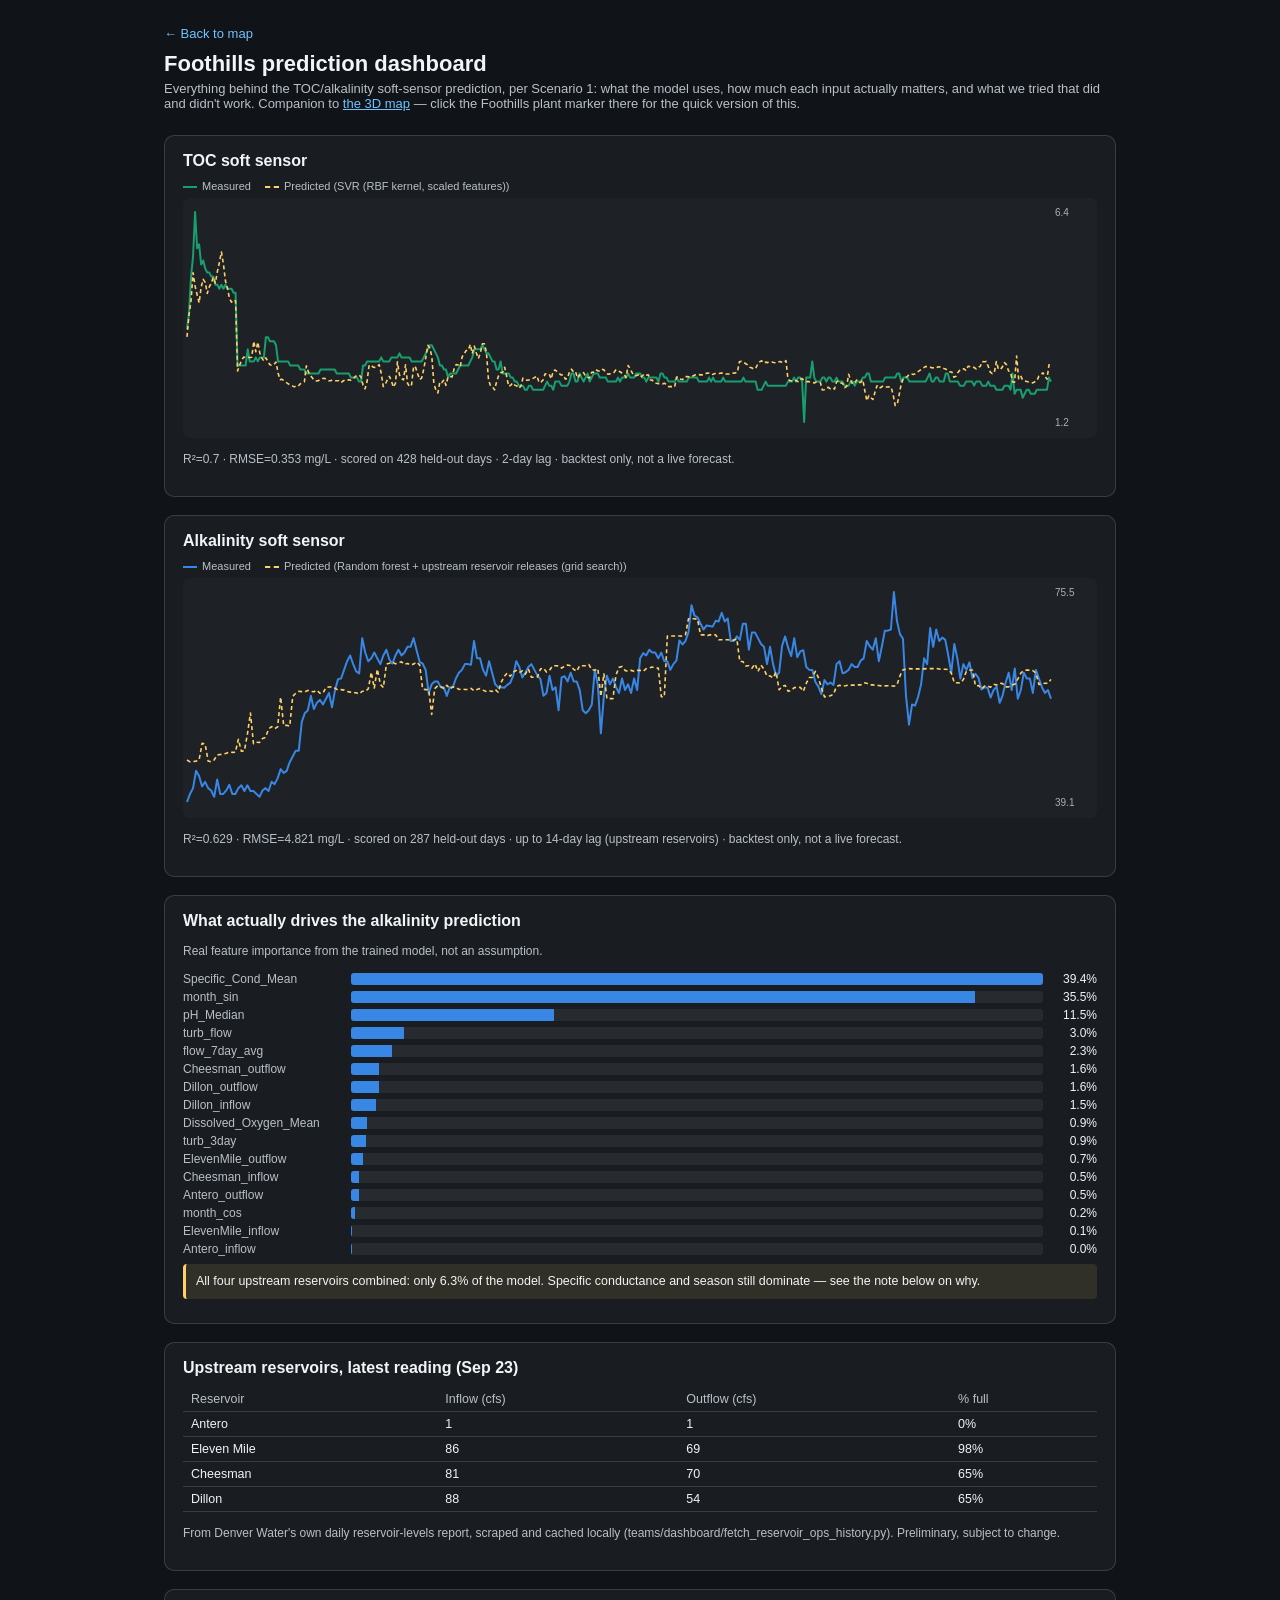
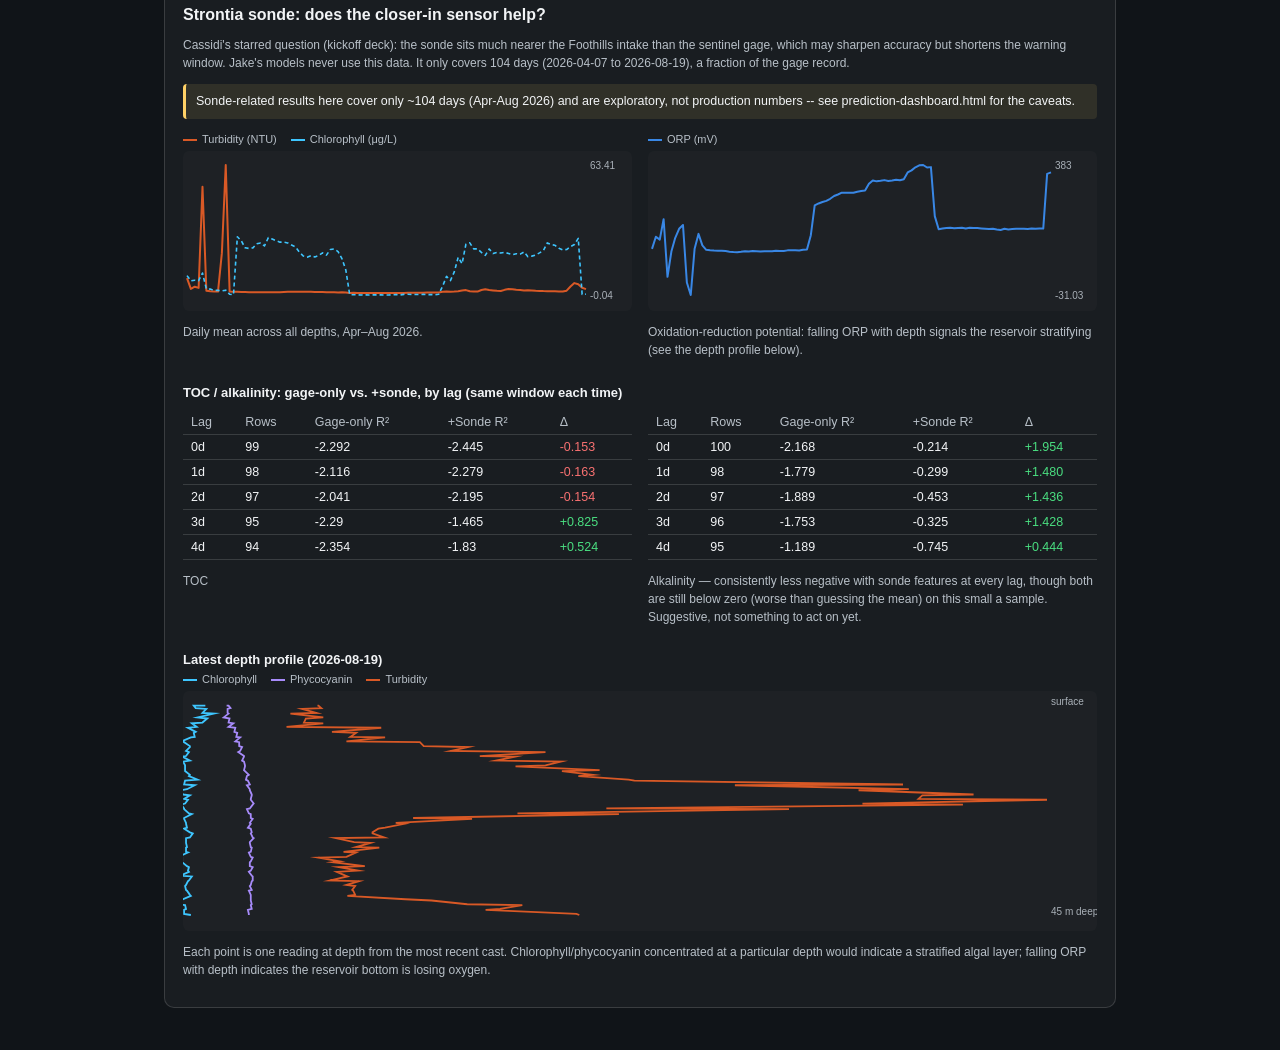
<file: prediction-dashboard.html>
<!DOCTYPE html>
<html lang="en">
<head>
<meta charset="utf-8">
<meta name="viewport" content="width=device-width, initial-scale=1">
<meta name="robots" content="noindex, nofollow">
<title>Foothills prediction dashboard</title>
<link rel="icon" href="data:,">
<style>
  :root {
    --bg: #101418; --ink: #f2f4f6; --ink-2: #b8c0c8; --line: rgba(255,255,255,0.14);
    --card: rgba(255,255,255,0.04); --accent: #3987e5; --toc: #199e70; --pred: #ffd166;
  }
  * { box-sizing: border-box; }
  html, body { margin: 0; background: var(--bg); color: var(--ink); font-family: -apple-system, "Segoe UI", Roboto, sans-serif; }
  body { padding: 24px; max-width: 1000px; margin: 0 auto; }
  h1 { font-size: 22px; margin: 0 0 4px; }
  h2 { font-size: 16px; margin: 0 0 10px; }
  p.sub { color: var(--ink-2); font-size: 13px; margin: 0 0 24px; }
  p.sub a { color: #6fc3ff; }
  section.card {
    background: var(--card); border: 1px solid var(--line); border-radius: 10px;
    padding: 16px 18px; margin-bottom: 18px;
  }
  .note { font-size: 12px; color: var(--ink-2); line-height: 1.5; }
  .warn {
    font-size: 12.5px; line-height: 1.5; background: rgba(255, 209, 102, 0.1);
    border-left: 3px solid var(--pred); border-radius: 4px; padding: 8px 10px; margin: 8px 0;
  }
  .row { display: flex; gap: 16px; flex-wrap: wrap; }
  .row > div { flex: 1; min-width: 260px; }
  canvas.chart { width: 100%; height: 160px; display: block; background: rgba(255,255,255,0.02); border-radius: 6px; }
  canvas.chart.tall { height: 240px; }
  .legend { display: flex; gap: 14px; font-size: 11px; color: var(--ink-2); margin: 6px 0; }
  .legend .sw { display: inline-block; width: 14px; height: 2px; margin-right: 5px; vertical-align: middle; }
  .legend .sw.dashed { height: 0; border-top: 2px dashed currentColor; }
  table { width: 100%; border-collapse: collapse; font-size: 12.5px; margin-top: 6px; }
  th, td { text-align: left; padding: 5px 8px; border-bottom: 1px solid var(--line); }
  th { color: var(--ink-2); font-weight: 500; }
  .bar-row { display: flex; align-items: center; gap: 8px; font-size: 12px; margin: 4px 0; }
  .bar-label {
    flex: 0 1 160px; min-width: 70px; color: var(--ink-2);
    overflow: hidden; text-overflow: ellipsis; white-space: nowrap;
  }
  .bar-track { flex: 1 1 40px; min-width: 30px; background: rgba(255,255,255,0.06); border-radius: 3px; height: 12px; overflow: hidden; }
  .bar-fill { background: var(--accent); height: 100%; }
  .bar-value { flex: 0 0 46px; text-align: right; }
  .metric { font-size: 20px; font-weight: 600; }
  .metric small { font-size: 11px; font-weight: 400; color: var(--ink-2); }
  #back-link {
    display: inline-block; margin-bottom: 10px; font-size: 13px; color: #6fc3ff; text-decoration: none;
  }
  #back-link:hover { text-decoration: underline; }
  .chart-wrap { position: relative; }
  .chart-tip {
    position: absolute; z-index: 2; pointer-events: none; display: none;
    background: var(--bg); border: 1px solid var(--line); border-radius: 6px;
    padding: 4px 8px; font-size: 11px; white-space: nowrap; color: var(--ink);
  }
</style>
</head>
<body>

<a href="design-storm-water-system-3d.html" id="back-link">&larr; Back to map</a>
<h1>Foothills prediction dashboard</h1>
<p class="sub">Everything behind the TOC/alkalinity soft-sensor prediction, per Scenario 1: what the model uses,
  how much each input actually matters, and what we tried that did and didn't work.
  Companion to <a href="design-storm-water-system-3d.html">the 3D map</a> &mdash; click the Foothills plant
  marker there for the quick version of this.</p>

<section class="card" id="toc-section"></section>
<section class="card" id="alk-section"></section>
<section class="card" id="importance-section"></section>
<section class="card" id="reservoir-section"></section>
<section class="card" id="sonde-section"></section>

<script>
async function fetchJson(url) {
  const res = await fetch(url);
  if (!res.ok) throw new Error(`${res.status}`);
  return res.json();
}

function formatValue(v) {
  if (v === null || v === undefined) return "—";
  return Math.abs(v) >= 100 ? Math.round(v).toLocaleString() : (Math.round(v * 100) / 100).toString();
}

function parseDate(t) {
  return new Date(/^\d{4}-\d{2}-\d{2}$/.test(t) ? t + "T12:00:00" : t);
}
function formatDate(t) {
  return parseDate(t).toLocaleDateString(undefined, { month: "short", day: "numeric" });
}

function tipElementFor(canvas) {
  return canvas.parentElement.querySelector(".chart-tip");
}

// Multi-line chart with hover crosshair + tooltip. labels map each key to a
// display name; dates (optional) let the tooltip show a date instead of index.
function drawSeries(canvas, series, keys, colors, labels = {}, dates = null) {
  const ratio = window.devicePixelRatio || 1;
  const w = canvas.clientWidth, h = canvas.clientHeight;
  canvas.width = w * ratio; canvas.height = h * ratio;
  const g = canvas.getContext("2d");
  g.scale(ratio, ratio);
  const pad = { top: 14, bottom: 16, left: 4, right: 46 };
  const values = series.flatMap((d) => keys.map((k) => d[k])).filter((v) => v !== null && v !== undefined);
  const min = Math.min(...values), max = Math.max(...values);
  const span = max - min || 1;
  const last = series.length - 1;
  const x = (i) => pad.left + (i / (last || 1)) * (w - pad.left - pad.right);
  const y = (v) => pad.top + (1 - (v - min) / span) * (h - pad.top - pad.bottom);

  function render(highlight) {
    g.clearRect(0, 0, w, h);
    keys.forEach((key, ki) => {
      g.strokeStyle = colors[ki]; g.lineWidth = ki === 1 ? 1.6 : 2; g.lineJoin = "round";
      if (ki === 1) g.setLineDash([4, 3]);
      g.beginPath();
      series.forEach((d, i) => {
        const v = d[key];
        if (v === null || v === undefined) return;
        i === 0 ? g.moveTo(x(i), y(v)) : g.lineTo(x(i), y(v));
      });
      g.stroke();
      g.setLineDash([]);
    });
    g.fillStyle = "rgba(184,192,200,0.9)"; g.font = "10px -apple-system, sans-serif"; g.textAlign = "left";
    g.fillText(formatValue(max), w - pad.right + 4, y(max) + 4);
    g.fillText(formatValue(min), w - pad.right + 4, y(min) + 4);
    if (highlight < 0) return;
    g.strokeStyle = "rgba(255,255,255,0.35)"; g.lineWidth = 1;
    g.beginPath(); g.moveTo(x(highlight), pad.top); g.lineTo(x(highlight), h - pad.bottom); g.stroke();
    keys.forEach((key, ki) => {
      const v = series[highlight][key];
      if (v === null || v === undefined) return;
      g.fillStyle = colors[ki];
      g.beginPath(); g.arc(x(highlight), y(v), 3, 0, Math.PI * 2); g.fill();
    });
  }

  render(-1);
  const tip = tipElementFor(canvas);
  canvas.onmousemove = (e) => {
    const rect = canvas.getBoundingClientRect();
    const fraction = (e.clientX - rect.left - pad.left) / (w - pad.left - pad.right);
    const i = Math.max(0, Math.min(last, Math.round(fraction * last)));
    render(i);
    if (tip) {
      const d = series[i];
      const parts = keys.filter((k) => d[k] !== null && d[k] !== undefined)
        .map((k) => `${labels[k] || k}: ${formatValue(d[k])}`);
      const when = dates ? formatDate(dates[i]) : `#${i + 1}`;
      tip.innerHTML = `<b>${when}</b><br>${parts.join("<br>")}`;
      tip.style.display = "block";
      tip.style.left = `${Math.min(e.clientX - rect.left + 10, w - 130)}px`;
      tip.style.top = `${Math.max(0, e.clientY - rect.top - 30)}px`;
    }
  };
  canvas.onmouseleave = () => { render(-1); if (tip) tip.style.display = "none"; };
}

function bar(label, value, max, suffix = "%") {
  const pct = Math.max(0, Math.min(100, (value / max) * 100));
  return `<div class="bar-row">
    <div class="bar-label">${label}</div>
    <div class="bar-track"><div class="bar-fill" style="width:${pct}%"></div></div>
    <div class="bar-value">${(value * 100).toFixed(1)}${suffix}</div>
  </div>`;
}

async function render() {
  const [pred, extra] = await Promise.all([
    fetchJson("teams/dashboard/foothills-prediction.json"),
    fetchJson("teams/dashboard/dashboard-extra.json"),
  ]);

  document.getElementById("toc-section").innerHTML = `
    <h2>TOC soft sensor</h2>
    <div class="legend">
      <span><span class="sw" style="background:#199e70"></span>Measured</span>
      <span><span class="sw dashed" style="color:#ffd166"></span>Predicted (${pred.toc.model})</span>
    </div>
    <div class="chart-wrap"><div class="chart-tip"></div>
    <canvas class="chart tall" id="toc-chart"></canvas></div>
    <p class="note">R&sup2;=${pred.toc.metrics.r2} &middot; RMSE=${pred.toc.metrics.rmse} mg/L &middot;
      scored on ${pred.toc.metrics.test_days} held-out days &middot; ${pred.toc.lag_days}-day lag &middot;
      backtest only, not a live forecast.</p>`;
  drawSeries(document.getElementById("toc-chart"),
    pred.toc.series.map((d) => ({ actual: d.actual, predicted: d.predicted })),
    ["actual", "predicted"], ["#199e70", "#ffd166"],
    { actual: "Measured", predicted: "Predicted" }, pred.toc.series.map((d) => d.date));

  document.getElementById("alk-section").innerHTML = `
    <h2>Alkalinity soft sensor</h2>
    <div class="legend">
      <span><span class="sw" style="background:#3987e5"></span>Measured</span>
      <span><span class="sw dashed" style="color:#ffd166"></span>Predicted (${pred.alk.model})</span>
    </div>
    <div class="chart-wrap"><div class="chart-tip"></div>
    <canvas class="chart tall" id="alk-chart"></canvas></div>
    <p class="note">R&sup2;=${pred.alk.metrics.r2} &middot; RMSE=${pred.alk.metrics.rmse} mg/L &middot;
      scored on ${pred.alk.metrics.test_days} held-out days &middot; up to ${pred.alk.lag_days}-day lag
      (upstream reservoirs) &middot; backtest only, not a live forecast.</p>`;
  drawSeries(document.getElementById("alk-chart"),
    pred.alk.series.map((d) => ({ actual: d.actual, predicted: d.predicted })),
    ["actual", "predicted"], ["#3987e5", "#ffd166"],
    { actual: "Measured", predicted: "Predicted" }, pred.alk.series.map((d) => d.date));

  const imp = pred.alk.feature_importance || {};
  const maxImp = Math.max(...Object.values(imp));
  const sorted = Object.entries(imp).sort((a, b) => b[1] - a[1]);
  const reservoirTotal = sorted.filter(([k]) => /^(Antero|ElevenMile|Cheesman|Dillon)_/.test(k))
    .reduce((s, [, v]) => s + v, 0);
  document.getElementById("importance-section").innerHTML = `
    <h2>What actually drives the alkalinity prediction</h2>
    <p class="note">Real feature importance from the trained model, not an assumption.</p>
    ${sorted.map(([k, v]) => bar(k, v, maxImp)).join("")}
    <div class="warn">All four upstream reservoirs combined: only ${(reservoirTotal * 100).toFixed(1)}% of the
      model. Specific conductance and season still dominate &mdash; see the note below on why.</div>`;

  const rs = extra.reservoir_snapshot;
  document.getElementById("reservoir-section").innerHTML = `
    <h2>Upstream reservoirs, latest reading (${formatDate(rs.date)})</h2>
    <table><tr><th>Reservoir</th><th>Inflow (cfs)</th><th>Outflow (cfs)</th><th>% full</th></tr>
      ${Object.entries(rs.reservoirs).map(([name, r]) => r ? `
        <tr><td>${name}</td><td>${formatValue(r.inflow_cfs)}</td><td>${formatValue(r.outflow_cfs)}</td>
          <td>${formatValue(r.pct_full)}%</td></tr>` : "").join("")}
    </table>
    <p class="note">From Denver Water's own daily reservoir-levels report, scraped and cached locally
      (teams/dashboard/fetch_reservoir_ops_history.py). Preliminary, subject to change.</p>`;

  const lagRows = (rows) => rows.map((r) => `
    <tr><td>${r.lag_days}d</td><td>${r.rows}</td>
      <td>${r.gage_only_r2}</td><td>${r.plus_sonde_r2}</td>
      <td style="color:${r.plus_sonde_r2 > r.gage_only_r2 ? '#4ade80' : '#f87171'}">
        ${(r.plus_sonde_r2 - r.gage_only_r2 >= 0 ? "+" : "")}${(r.plus_sonde_r2 - r.gage_only_r2).toFixed(3)}</td></tr>`
  ).join("");
  document.getElementById("sonde-section").innerHTML = `
    <h2>Strontia sonde: does the closer-in sensor help?</h2>
    <p class="note">Cassidi's starred question (kickoff deck): the sonde sits much nearer the Foothills
      intake than the sentinel gage, which may sharpen accuracy but shortens the warning window.
      Jake's models never use this data. It only covers ${extra.sonde_series.length} days
      (${extra.sonde_series[0].date} to ${extra.sonde_series[extra.sonde_series.length - 1].date}),
      a fraction of the gage record.</p>
    <div class="warn">${extra.note}</div>
    <div class="row">
      <div>
        <div class="legend">
          <span><span class="sw" style="background:#d95926"></span>Turbidity (NTU)</span>
          <span><span class="sw" style="background:#3ec6ff"></span>Chlorophyll (&mu;g/L)</span>
        </div>
        <div class="chart-wrap"><div class="chart-tip"></div>
        <canvas class="chart" id="sonde-chart"></canvas></div>
        <p class="note">Daily mean across all depths, Apr&ndash;Aug 2026.</p>
      </div>
      <div>
        <div class="legend"><span><span class="sw" style="background:#3987e5"></span>ORP (mV)</span></div>
        <div class="chart-wrap"><div class="chart-tip"></div>
        <canvas class="chart" id="sonde-orp-chart"></canvas></div>
        <p class="note">Oxidation-reduction potential: falling ORP with depth signals the reservoir
          stratifying (see the depth profile below).</p>
      </div>
    </div>
    <h3 style="font-size:13px;margin:14px 0 4px">TOC / alkalinity: gage-only vs. +sonde, by lag (same window each time)</h3>
    <div class="row">
      <div>
        <table><tr><th>Lag</th><th>Rows</th><th>Gage-only R&sup2;</th><th>+Sonde R&sup2;</th><th>&Delta;</th></tr>
          ${lagRows(extra.sonde_lag_test.toc)}</table>
        <p class="note">TOC</p>
      </div>
      <div>
        <table><tr><th>Lag</th><th>Rows</th><th>Gage-only R&sup2;</th><th>+Sonde R&sup2;</th><th>&Delta;</th></tr>
          ${lagRows(extra.sonde_lag_test.alk)}</table>
        <p class="note">Alkalinity &mdash; consistently less negative with sonde features at every lag, though
          both are still below zero (worse than guessing the mean) on this small a sample. Suggestive,
          not something to act on yet.</p>
      </div>
    </div>
    <h3 style="font-size:13px;margin:14px 0 4px">Latest depth profile (${extra.sonde_depth_profile.date})</h3>
    <div class="legend">
      <span><span class="sw" style="background:#3ec6ff"></span>Chlorophyll</span>
      <span><span class="sw" style="background:#a78bfa"></span>Phycocyanin</span>
      <span><span class="sw" style="background:#d95926"></span>Turbidity</span>
    </div>
    <div class="chart-wrap"><div class="chart-tip"></div>
    <canvas class="chart tall" id="depth-chart"></canvas></div>
    <p class="note">Each point is one reading at depth from the most recent cast. Chlorophyll/phycocyanin
      concentrated at a particular depth would indicate a stratified algal layer; falling ORP with depth
      indicates the reservoir bottom is losing oxygen.</p>`;

  drawSeries(document.getElementById("sonde-chart"),
    extra.sonde_series.map((d) => ({ a: d.turbidity_ntu_mean, b: d.chl_ugl_mean * 20 })),
    ["a", "b"], ["#d95926", "#3ec6ff"],
    { a: "Turbidity (NTU)", b: "Chlorophyll x20 (\u00b5g/L equiv.)" }, extra.sonde_series.map((d) => d.date));
  drawSeries(document.getElementById("sonde-orp-chart"),
    extra.sonde_series.map((d) => ({ a: d.orp_mv_mean })), ["a"], ["#3987e5"],
    { a: "ORP (mV)" }, extra.sonde_series.map((d) => d.date));
  drawDepthProfile(document.getElementById("depth-chart"), extra.sonde_depth_profile.readings);
}

function drawDepthProfile(canvas, readings) {
  const ratio = window.devicePixelRatio || 1;
  const w = canvas.clientWidth, h = canvas.clientHeight;
  canvas.width = w * ratio; canvas.height = h * ratio;
  const g = canvas.getContext("2d");
  g.scale(ratio, ratio);
  const pad = { top: 10, bottom: 16, left: 4, right: 50 };
  const maxDepth = Math.max(...readings.map((r) => r.depth_m));
  const series = { chl_ugl: "#3ec6ff", phycocyanin: "#a78bfa", turbidity_ntu: "#d95926" };
  const maxVal = Math.max(...Object.keys(series).flatMap((k) => readings.map((r) => r[k])));
  const y = (depth) => pad.top + (depth / maxDepth) * (h - pad.top - pad.bottom);
  const x = (v) => pad.left + (v / maxVal) * (w - pad.left - pad.right);

  function render(highlightIdx) {
    g.clearRect(0, 0, w, h);
    for (const [key, color] of Object.entries(series)) {
      g.strokeStyle = color; g.lineWidth = 1.8; g.beginPath();
      readings.forEach((r, i) => (i === 0 ? g.moveTo(x(r[key]), y(r.depth_m)) : g.lineTo(x(r[key]), y(r.depth_m))));
      g.stroke();
    }
    g.fillStyle = "rgba(184,192,200,0.9)"; g.font = "10px -apple-system, sans-serif"; g.textAlign = "left";
    g.fillText(`${maxDepth.toFixed(0)} m deep`, w - pad.right + 4, y(maxDepth));
    g.fillText("surface", w - pad.right + 4, y(0) + 4);
    if (highlightIdx === null) return;
    const r = readings[highlightIdx];
    g.strokeStyle = "rgba(255,255,255,0.35)"; g.lineWidth = 1;
    g.beginPath(); g.moveTo(pad.left, y(r.depth_m)); g.lineTo(w - pad.right, y(r.depth_m)); g.stroke();
    for (const [key, color] of Object.entries(series)) {
      g.fillStyle = color;
      g.beginPath(); g.arc(x(r[key]), y(r.depth_m), 3, 0, Math.PI * 2); g.fill();
    }
  }

  render(null);
  const tip = tipElementFor(canvas);
  canvas.onmousemove = (e) => {
    const rect = canvas.getBoundingClientRect();
    const fraction = (e.clientY - rect.top - pad.top) / (h - pad.top - pad.bottom);
    const targetDepth = Math.max(0, Math.min(maxDepth, fraction * maxDepth));
    let closest = 0, closestDist = Infinity;
    readings.forEach((r, i) => {
      const dist = Math.abs(r.depth_m - targetDepth);
      if (dist < closestDist) { closest = i; closestDist = dist; }
    });
    render(closest);
    if (tip) {
      const r = readings[closest];
      tip.innerHTML = `<b>${r.depth_m} m deep</b><br>Chlorophyll: ${formatValue(r.chl_ugl)}<br>`
        + `Phycocyanin: ${formatValue(r.phycocyanin)}<br>Turbidity: ${formatValue(r.turbidity_ntu)} NTU<br>`
        + `ORP: ${formatValue(r.orp_mv)} mV`;
      tip.style.display = "block";
      tip.style.left = `${Math.min(e.clientX - rect.left + 10, w - 140)}px`;
      tip.style.top = `${Math.max(0, e.clientY - rect.top - 60)}px`;
    }
  };
  canvas.onmouseleave = () => { render(null); if (tip) tip.style.display = "none"; };
}

render().catch((err) => {
  document.body.insertAdjacentHTML("beforeend", `<p style="color:#f87171">Failed to load: ${err.message}</p>`);
});

if (new URLSearchParams(location.search).get("embedded")) {
  // The overlay panel supplies its own single close button; no need for a second one in here.
  document.getElementById("back-link").style.display = "none";
}
</script>
</body>
</html>
</file>
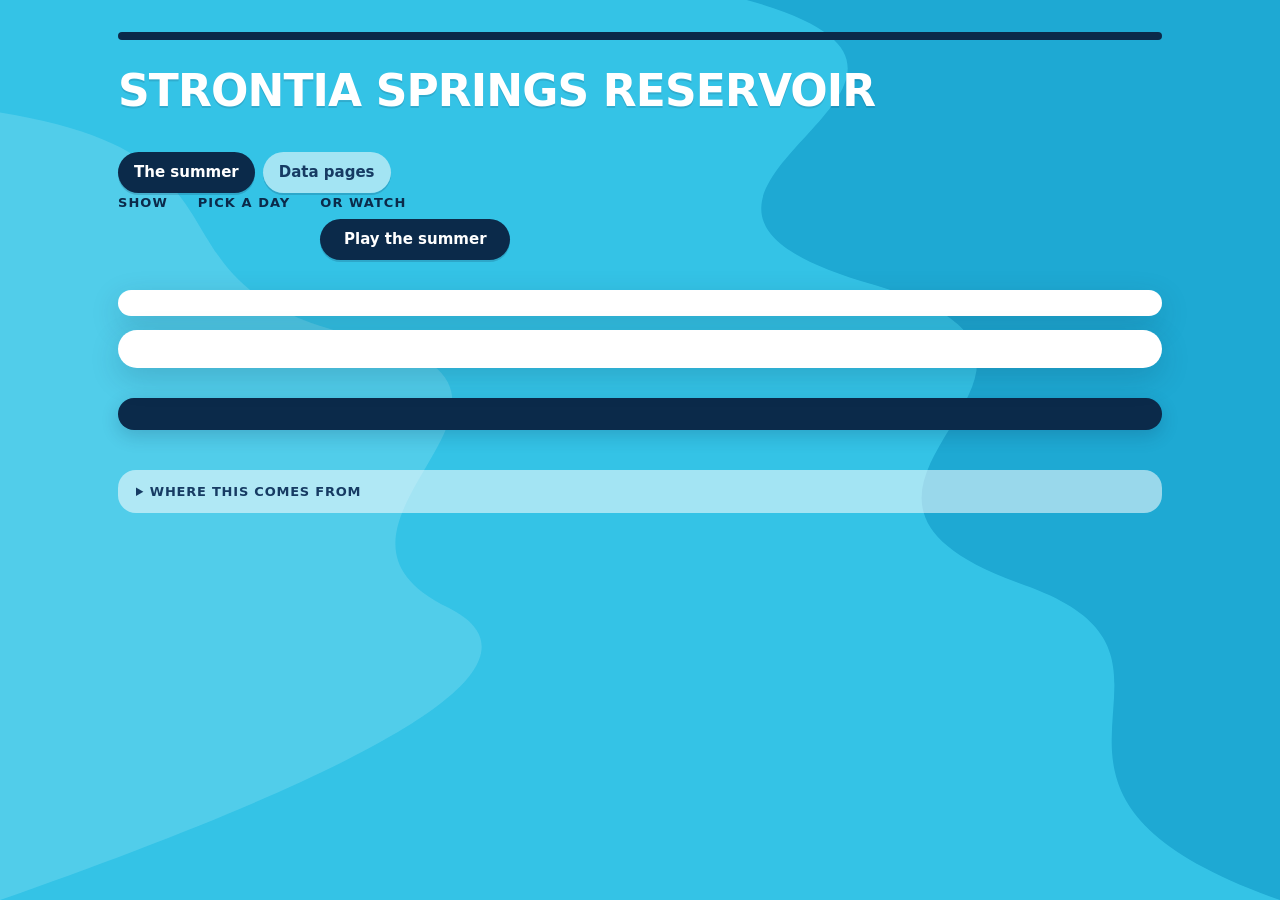
<file: teams/team-education/template.html>
<!doctype html>
<html lang="en">
<head>
<meta charset="utf-8">
<meta name="color-scheme" content="light">
<meta name="viewport" content="width=device-width, initial-scale=1, viewport-fit=cover">
<title>Strontia Springs Reservoir</title>
<meta name="description" content="A summer inside Strontia Springs Reservoir: a river pours in, the water has warm and cold layers, and a sensor measures it every day.">
<style>
  :root {
    color-scheme: light;
    --cyan: #34c3e6; --cyan-2: #1ea9d3; --cyan-3: #6ad6ee; --teal: #0e7fa8;
    --navy: #0b2a4a; --navy-2: #163b63; --white: #ffffff; --paper: #f2fbfe; --muted: #4c6f88;
    --water-warm: #9beafc; --water-cold: #0a3574; --sand: #e6d9b8; --sand-2: #cdbd96; --rock: #b9c9d6; --rock-2: #93a8ba; --rock-3: #d3dfe8; --snow: #ffffff; --dam: #8a99a8; --dam-2: #66788a;
    --plant: #2fbf71; --mud: #9a6b3a; --mineral: #eaf6fb; --sun: #ffcc33; --fish: #ff7a45;
  }
  * { box-sizing: border-box; -webkit-tap-highlight-color: transparent; }
  html, body { margin: 0; background: var(--cyan); color: var(--navy); }
  body { font: 17px/1.5 system-ui, -apple-system, "Segoe UI", Helvetica, Arial, sans-serif; min-height: 100vh; position: relative; overflow-x: hidden; }
  .waves { position: absolute; inset: 0; z-index: 0; pointer-events: none; overflow: hidden; }
  .waves svg { position: absolute; left: 0; top: 0; width: 100%; height: 100%; }
  .page { position: relative; z-index: 1; max-width: 1080px; margin: 0 auto; padding: 32px max(18px, env(safe-area-inset-right)) 56px max(18px, env(safe-area-inset-left)); }
  .rule { height: 8px; width: 100%; background: var(--navy); border-radius: 4px; margin-bottom: 26px; }
  .kicker { font-size: 20px; font-weight: 700; letter-spacing: 0.08em; text-transform: uppercase; color: var(--navy); margin: 0; }
  .head { display: flex; flex-wrap: wrap; align-items: flex-start; justify-content: space-between; gap: 10px 20px; }
  .tabs { display: flex; gap: 8px; margin-top: 6px; }
  .tabs .btn[aria-pressed="false"] { background: rgba(255,255,255,0.55); color: var(--navy-2); }
  .panel.dash .chips { margin: 0 0 12px 2px; }
  .panel.dash .chips .btn[aria-pressed="false"] { background: rgba(255,255,255,0.12); color: #d6e6f2; box-shadow: none; }
  .panel.dash { padding: 14px 14px 12px; background: #101418; color: #b8c0c8; }
  .panel.dash p { margin: 0 0 10px 6px; font-size: 14px; }
  .panel.dash p b { color: #f2f4f6; }
  .panel.dash iframe { display: block; width: 100%; height: 85vh; border: 0; border-radius: 14px; background: #101418; }
  .panel.dash iframe[hidden] { display: none; }
  h1 { font-size: clamp(28px, 4.5vw, 44px); line-height: 1.05; margin: 2px 0 22px; letter-spacing: -0.02em; text-transform: uppercase; font-weight: 900; color: var(--white); text-shadow: 0 2px 0 rgba(11,42,74,0.15); }
  .intro { max-width: 62ch; font-size: 19px; font-weight: 600; margin: 0 0 8px; color: var(--navy); }
  .intro-2 { max-width: 62ch; font-size: 16px; color: var(--navy-2); margin: 0 0 22px; }
  h2 { font-size: 15px; letter-spacing: 0.1em; text-transform: uppercase; font-weight: 800; margin: 34px 0 10px; color: var(--navy); }
  .controls { display: flex; flex-wrap: wrap; gap: 14px 30px; align-items: flex-start; margin: 0 0 16px; }
  .control { display: flex; flex-direction: column; gap: 7px; }
  .control > span { font-size: 13px; font-weight: 800; letter-spacing: 0.08em; text-transform: uppercase; color: var(--navy); }
  .chips { display: flex; flex-wrap: wrap; gap: 8px; }
  .chip, .btn { appearance: none; font: inherit; font-size: 15px; font-weight: 700; color: var(--navy); background: var(--white); border: 0; border-radius: 999px; padding: 9px 16px; cursor: pointer; display: inline-flex; align-items: center; gap: 9px; box-shadow: 0 2px 0 rgba(11,42,74,0.18); }
  .chip .dot { width: 14px; height: 14px; border-radius: 50%; display: inline-block; box-shadow: inset 0 0 0 2px rgba(255,255,255,0.6); }
  .chip[aria-pressed="false"] { background: rgba(255,255,255,0.45); color: var(--navy-2); }
  .chip[aria-pressed="false"] .dot { opacity: 0.35; }
  .btn[aria-pressed="true"] { background: var(--navy); color: #fff; }
  .btn.primary { background: var(--navy); color: #fff; min-width: 190px; justify-content: center; }
  .panel { background: var(--white); border-radius: 22px; padding: 16px 18px 16px; box-shadow: 0 10px 30px rgba(11,42,74,0.18); position: relative; }
  #section { padding: 0; overflow: hidden; }
  canvas.scene { display: block; cursor: crosshair; touch-action: none; user-select: none; border-radius: 22px; background: var(--paper); }
  .scene-foot { display: flex; justify-content: space-between; flex-wrap: wrap; gap: 6px 16px; margin-top: 10px; font-size: 14px; color: var(--muted); font-weight: 600; }
  .stats { display: grid; grid-template-columns: repeat(auto-fit, minmax(170px, 1fr)); gap: 12px; margin-top: 16px; }
  .stat { background: var(--white); border-radius: 18px; padding: 14px 16px 12px; box-shadow: 0 6px 18px rgba(11,42,74,0.14); }
  .stat .k { font-size: 12px; letter-spacing: 0.1em; text-transform: uppercase; font-weight: 800; color: var(--muted); }
  .stat .v { font-size: 38px; font-weight: 900; line-height: 1.05; margin: 4px 0 2px; color: var(--navy); letter-spacing: -0.02em; }
  .stat .v small { display: block; font-size: 14px; font-weight: 700; color: var(--muted); letter-spacing: 0; margin-top: 2px; }
  .stat .s { font-size: 14px; color: var(--navy-2); font-weight: 600; }
  .story { margin-top: 14px; background: var(--navy); color: #fff; border-radius: 18px; padding: 16px 20px; font-size: 18px; font-weight: 600; line-height: 1.45; box-shadow: 0 6px 18px rgba(11,42,74,0.2); }
  .story b { color: var(--cyan-3); font-weight: 900; }
  .panel.scrub { margin-top: 14px; padding: 12px 18px 10px; }
  .timeline { position: relative; user-select: none; touch-action: none; padding-top: 4px; }
  .timeline svg { display: block; width: 100%; }
  .cursor { position: absolute; top: 0; bottom: 0; width: 0; border-left: 3px solid var(--navy); pointer-events: none; }
  .cursor .tag { position: absolute; top: -4px; left: 10px; font-size: 14px; color: var(--white); background: var(--navy); padding: 3px 10px; border-radius: 999px; white-space: nowrap; font-weight: 800; }
  .cursor.flip .tag { left: auto; right: 10px; }
  .tooltip { position: absolute; pointer-events: none; z-index: 3; background: var(--navy); color: var(--white); border-radius: 12px; padding: 8px 12px; font-size: 14px; display: none; min-width: 150px; font-weight: 600; }
  .tooltip .t { color: var(--cyan-3); margin-bottom: 3px; font-weight: 800; }
  .tooltip .r { display: flex; justify-content: space-between; gap: 12px; }
  .panel.quiz { margin-top: 14px; padding: 18px 22px 20px; }
  .qnav { display: flex; flex-wrap: wrap; gap: 8px; margin-bottom: 14px; }
  .qnav button { appearance: none; font: inherit; font-size: 14px; font-weight: 800; color: var(--navy); background: rgba(11,42,74,0.08); border: 0; border-radius: 999px; padding: 6px 13px; cursor: pointer; }
  .qnav button[aria-current="true"] { background: var(--navy); color: var(--white); }
  .qnav button.done::after { content: " \2713"; color: var(--plant); }
  .qnav button[aria-current="true"].done::after { color: var(--cyan-3); }
  .quiz .kick { font-size: 13px; letter-spacing: 0.1em; text-transform: uppercase; font-weight: 800; color: var(--muted); }
  .quiz .kick b { color: var(--teal); }
  .quiz h3 { font-size: 26px; font-weight: 900; line-height: 1.1; letter-spacing: -0.01em; margin: 2px 0 10px; color: var(--navy); }
  .quiz .look { font-size: 17px; color: var(--navy-2); margin: 0 0 6px; }
  .quiz .look b { color: var(--teal); }
  .quiz .btn.small { font-size: 14px; padding: 7px 14px; margin: 4px 0 8px; }
  .quiz .prompt { font-size: 19px; font-weight: 800; line-height: 1.4; margin: 14px 0 10px; }
  .quiz .qnum { font-size: 12px; letter-spacing: 0.1em; text-transform: uppercase; font-weight: 800; color: var(--teal); margin: 18px 0 2px; }
  .choices { display: grid; gap: 8px; }
  .choices button { appearance: none; font: inherit; font-size: 16px; font-weight: 600; text-align: left; color: var(--navy); background: var(--paper); border: 2px solid rgba(11,42,74,0.14); border-radius: 16px; padding: 11px 14px; cursor: pointer; display: flex; gap: 12px; align-items: baseline; }
  .choices button:hover:not(:disabled) { border-color: var(--teal); }
  .choices button:disabled { cursor: default; }
  .choices .letter { flex: none; width: 26px; height: 26px; border-radius: 50%; background: var(--navy); color: var(--white); display: inline-flex; align-items: center; justify-content: center; font-size: 13px; font-weight: 900; }
  .choices button.correct { border-color: var(--plant); background: #eafaf1; }
  .choices button.wrong { border-color: var(--fish); background: #fff1eb; }
  .choices .mark { margin-left: auto; font-size: 13px; font-weight: 800; white-space: nowrap; }
  .choices button.correct .mark { color: #1d8a4e; } .choices button.wrong .mark { color: #c8501f; }
  .feedback { margin-top: 14px; padding: 14px 16px; border-radius: 16px; font-size: 16px; line-height: 1.5; }
  .feedback.right { background: #eafaf1; border-left: 6px solid var(--plant); }
  .feedback.miss { background: #fff1eb; border-left: 6px solid var(--fish); }
  .feedback .headline { display: block; font-weight: 900; font-size: 18px; margin-bottom: 4px; }
  .feedback .whynot, .feedback .answer { display: block; margin-bottom: 6px; }
  .box { margin-top: 12px; padding: 14px 16px; border-radius: 16px; font-size: 16px; line-height: 1.5; background: var(--paper); border-left: 6px solid var(--cyan-2); }
  .box.connect { border-left-color: var(--sun); } .box.care { border-left-color: var(--navy); }
  .box .label { display: block; font-size: 12px; letter-spacing: 0.1em; text-transform: uppercase; font-weight: 800; color: var(--muted); margin-bottom: 4px; }
  .box p { margin: 0 0 6px; } .box p:last-child { margin: 0; } .box .comparison { font-style: italic; }
  .charts { margin-top: 14px; background: var(--navy); color: #f2f4f6; border-radius: 18px; padding: 14px 16px 12px; font-size: 14px; line-height: 1.45; }
  .charts .label { display: block; font-size: 12px; letter-spacing: 0.1em; text-transform: uppercase; font-weight: 800; color: var(--cyan-3); margin-bottom: 4px; }
  .charts .caption { margin: 0 0 10px; color: #d6e6f2; }
  .charts .visual { margin: 8px 0 12px; }
  .charts .vis-title { font-size: 12.5px; color: #b8c0c8; margin: 0 0 4px; }
  .charts .vis-title .note { color: var(--sun); font-weight: 700; }
  .charts canvas { display: block; width: 100%; }
  .charts canvas.heat { height: 220px; cursor: crosshair; touch-action: pan-y; }
  .charts canvas.strip { height: 64px; }
  .charts canvas.line { height: 150px; cursor: crosshair; touch-action: pan-y; }
  .charts canvas.profile { height: 280px; cursor: crosshair; touch-action: pan-y; }
  .charts .pair { display: grid; grid-template-columns: minmax(0, 1fr) minmax(0, 1fr); gap: 0 18px; }
  .charts .readout { font-size: 12.5px; min-height: 18px; margin: 4px 0 2px; color: #b8c0c8; font-variant-numeric: tabular-nums; }
  .charts .readout b { color: #fff; font-weight: 600; }
  .charts .key { display: flex; align-items: center; gap: 8px; font-size: 11.5px; color: #b8c0c8; margin-top: 4px; }
  .charts .key .ramp { flex: 1; height: 8px; border-radius: 4px; }
  .charts .key .gap { width: 14px; height: 8px; border-radius: 2px; border: 1px solid rgba(255,255,255,0.14); background: repeating-linear-gradient(135deg, rgba(255,255,255,0.14) 0 2px, transparent 2px 5px); }
  .charts .legend { display: flex; flex-wrap: wrap; gap: 4px 14px; font-size: 12px; margin: 0 0 4px; }
  .charts .legend .sw { display: inline-block; width: 14px; height: 3px; border-radius: 2px; vertical-align: middle; margin-right: 5px; }
  .charts .legend .sw.dash { height: 0; border-top: 2px dashed #ffd166; background: none !important; }
  @media (max-width: 640px) { .charts .pair { grid-template-columns: 1fr; } .charts canvas.heat { height: 190px; } }
  .qfoot { display: flex; flex-wrap: wrap; gap: 8px; align-items: center; margin-top: 18px; }
  .qfoot .spacer { flex: 1; } .qfoot .btn:disabled { opacity: 0.45; cursor: default; }
  .qfoot .linkbtn { appearance: none; font: inherit; font-size: 13px; font-weight: 700; color: var(--muted); background: none; border: 0; text-decoration: underline; cursor: pointer; padding: 4px; }
  .about { margin-top: 40px; font-size: 14px; color: var(--navy-2); background: rgba(255,255,255,0.55); border-radius: 18px; padding: 12px 18px; }
  .about summary { cursor: pointer; font-weight: 800; letter-spacing: 0.06em; text-transform: uppercase; font-size: 13px; }
  .about blockquote { margin: 8px 0; padding-left: 12px; border-left: 3px solid var(--navy); font-size: 13px; }
  .about li { margin-bottom: 6px; }
  code { font-family: ui-monospace, SFMono-Regular, Menlo, monospace; font-size: 0.92em; }
</style>
</head>
<body>
<div class="waves" aria-hidden="true">
  <svg viewBox="0 0 1200 2400" preserveAspectRatio="none">
    <path d="M0,0 H1200 V2400 H0 Z" fill="var(--cyan)"></path>
    <path d="M700,0 C980,220 520,520 820,760 C1080,980 700,1300 960,1560 C1160,1760 900,2100 1200,2400 H1200 V0 Z" fill="var(--cyan-2)"></path>
    <path d="M0,300 C260,420 120,760 340,900 C560,1040 260,1400 420,1620 C540,1790 300,2100 0,2400 Z" fill="var(--cyan-3)" opacity="0.55"></path>
  </svg>
</div>
<div class="page">
  <div class="rule"></div>
  <div class="head">
    <h1>Strontia Springs Reservoir</h1>
    <div class="tabs" role="group" aria-label="Page">
      <button class="btn" data-tab="summer" aria-pressed="true">The summer</button>
      <button class="btn" data-tab="dash" aria-pressed="false">Data pages</button>
    </div>
  </div>

  <div id="summer">
  <div class="controls">
    <div class="control"><span>Show</span><div class="chips" id="chips"></div></div>
    <div class="control"><span>Pick a day</span><div class="chips" id="presets"></div></div>
    <div class="control"><span>Or watch</span><div class="chips"><button class="btn primary" id="play">Play the summer</button></div></div>
  </div>

  <div class="panel" id="section"></div>
  <div class="panel scrub"><div class="timeline" id="timeline"></div></div>
  <div class="panel quiz" id="quiz"></div>
  <div class="stats" id="stats"></div>
  <div class="story" id="story"></div>

  <details class="about">
    <summary>Where this comes from</summary>
    <ul>
      <li>The snow on the mountains follows the Hoosier Pass snowpack record; the mountains themselves are a drawing, not the real skyline. Strontia Springs Reservoir is on the South Platte River above Denver. The sensor is a profiling sonde that Denver Water lowers through the water several times a day. Every reading here is from its export for 7 April to 19 August 2026, one profile per day, with river flow, temperature and turbidity from the USGS gage and Colorado DWR upstream, rain from NOAA station USC00058022, and snowpack from the Hoosier Pass SNOTEL station.</li>
      <li>Dots map to measurements: plants are chlorophyll, mud is turbidity, bubbles are dissolved oxygen, flecks are specific conductance compensated to 25 C. How many dots appear, and how deep they sit, follows that day's profile. The water's shade of blue follows temperature, stretched each day so that the day's coldest water is the darkest blue and its warmest the lightest; a mixed lake looks nearly one colour. Depth is the sonde's vertical position as recorded, unit unstated.</li>
      <li>River water sinks to the first depth where the reservoir is as cold as the river, which is how a plunging inflow behaves. The water level follows Denver Water's daily storage record for Strontia Springs from the Colorado DWR, with its rise and fall exaggerated many times over so it can be seen. The fish and the splashes are for fun. Fish swim where oxygen was highest that day.</li>
      <li>The questions are the lessons written for the depth pictures in <code>map/strontia.html</code> in this folder, generated by <code>analysis/build_lessons.py</code> with every number computed from the data; this page carries the nine that make sense in front of the scene and leaves out the three about reading the heatmap itself. The dashed band in the scene is the depth range that lesson points at. After an answer, the lesson's own charts appear, drawn by the lessons page's code from its data file. A "Why" box is general science, not a finding from this data.</li>
      <li>Built <span id="built"></span> by <code>build.py</code> in this folder.</li>
    </ul>
    <p>The sonde values are Denver Water's own measurements; the upstream series are public USGS, Colorado DWR, NRCS and NOAA records assembled by Denver Water. Both of Denver Water's notices travel with this page:</p>
    <blockquote>The water quality data is provided "as is." Water quality data provided to the user is provisional and subject to change, and the user should not assume that the data has undergone any quality assurance or quality control review. Denver Water makes no warranty of any kind, express or implied, concerning the data, including accuracy, reliability, completeness, timeliness, or usefulness. Copyright 2026, Denver Water.</blockquote>
    <blockquote>COPYRIGHT AND DISCLAIMER: The data and metadata contained herein were prepared by Denver Water for its internal purposes only. Denver Water provides data and metadata as a public service with no claim as to the completeness, usefulness, timeliness or accuracy of its content, positional or otherwise. Denver Water and its employees make no warranty, express or implied, and assume no legal liability or responsibility for the ability of users to fulfill their intended purposes in accessing or using data or metadata or for omissions in content regarding such. The information provided is presented "as is," without warranty of any kind, including, but not limited to, the implied warranties of merchantability, fitness for a particular purpose, or non-infringement. Your use of this information is at your own risk. In providing this information or access to it, Denver Water assumes no obligation to assist the user in the use of such information or in the development, use, or maintenance of any applications applied to or associated with the data or metadata. Any sale, reproduction or distribution of this information, or products derived therefrom, in any format is expressly prohibited.</blockquote>
  </details>
  </div>

  <div class="panel dash" id="dash" hidden>
    <div class="chips" role="group" aria-label="Data page">
      <button class="btn" data-page="dash" aria-pressed="true">Foothills prediction dashboard</button>
      <button class="btn" data-page="depth" aria-pressed="false">Strontia Springs, by depth</button>
    </div>
    <p id="dash-note"></p>
    <iframe id="dash-frame" title="Foothills prediction dashboard"></iframe>
    <iframe id="depth-frame" title="Strontia Springs, by depth" hidden></iframe>
  </div>
</div>

<script>
/*__CORE__*/
</script>
<script>
const DATA = /*__DATA__*/;
const S = DATA.sonde, U = DATA.upstream;
const MS_DAY = 86400000, NS = "http://www.w3.org/2000/svg";
const MONTHS = ["January","February","March","April","May","June","July","August","September","October","November","December"];
const parseDate = s => Date.UTC(+s.slice(0,4), +s.slice(5,7) - 1, +s.slice(8,10));
const fmtDate = ms => { const d = new Date(ms); return `${MONTHS[d.getUTCMonth()]} ${d.getUTCDate()}`; };
const fmtShort = ms => { const d = new Date(ms); return `${MONTHS[d.getUTCMonth()].slice(0, 3)} ${d.getUTCDate()}`; };
const fmt = (v, d) => v == null ? "?" : v.toLocaleString("en-US", { minimumFractionDigits: d, maximumFractionDigits: d });
const el = (tag, cls, text) => { const e = document.createElement(tag); if (cls) e.className = cls; if (text != null) e.textContent = text; return e; };
const svgEl = (tag, attrs, text) => { const e = document.createElementNS(NS, tag); for (const k in attrs) e.setAttribute(k, attrs[k]); if (text != null) e.textContent = text; return e; };
const rnd = (a, b) => a + Math.random() * (b - a);
const cssVar = name => getComputedStyle(document.documentElement).getPropertyValue(name).trim();

// The four kinds of dots, each tied to one thing the robot measures.
const DOTS = {
  chl: { name: "Chlorophyll", colour: "--plant", base: 30, scale: 260, move: "grow" },
  turb: { name: "Turbidity", colour: "--mud", base: 20, scale: 240, move: "drift" },
  do: { name: "Dissolved oxygen", colour: "--mineral", base: 20, scale: 110, bubble: true, move: "rise" },
  spc: { name: "Conductivity", colour: "--mineral", base: 10, scale: 90, fleck: true, move: "still" },
};
const state = { day: 0, pos: 0, playing: false, glide: null, show: { chl: true, turb: true, do: true, spc: true } };
const PLAY_SPEED = 1 / 70; // days per frame while playing
const dayMs = S.days.map(parseDate), upMs = U.dates.map(parseDate);
const upIndex = new Map(upMs.map((m, i) => [m, i]));
const upAt = (col, ms) => { const i = upIndex.get(ms); return i == null ? null : U[col][i]; };
const maxOf = col => Math.max(...U[col].filter(v => v != null));
const nDepth = S.depths.length, dMin = S.depths[0], dMax = S.depths[nDepth - 1];
function norm(k, v) {
  const p = S.params[k], [lo, hi] = p.domain; if (v == null) return 0; let t;
  if (p.scale === "log") t = (Math.log(Math.max(v, lo)) - Math.log(lo)) / (Math.log(hi) - Math.log(lo));
  else if (p.scale === "sqrt") t = (Math.sqrt(Math.max(v, 0)) - Math.sqrt(lo)) / (Math.sqrt(hi) - Math.sqrt(lo));
  else t = (v - lo) / (hi - lo);
  return Math.max(0, Math.min(1, t));
}
function filledProfile(k, di) {
  const f = S.params[k].grid[di].slice(); let last = null;
  for (let i = 0; i < f.length; i++) f[i] = f[i] == null ? last : (last = f[i]);
  for (let i = f.length - 1, nxt = null; i >= 0; i--) f[i] = f[i] == null ? nxt : (nxt = f[i]);
  return f.map(v => (v == null ? 0 : v));
}
const hexToRgb = h => [parseInt(h.slice(1, 3), 16), parseInt(h.slice(3, 5), 16), parseInt(h.slice(5, 7), 16)];
const mix = (a, b, t) => { const A = hexToRgb(a), B = hexToRgb(b); return `rgb(${A.map((v, i) => Math.round(v + (B[i] - v) * t)).join(",")})`; };

// ---------- The scene ----------
const G = { W: 1000, H: 520, ySurf: 130, yBot: 480, xMouth: 64, yMouth: 86, xShore: 76, xDeep: 470, xDam: 940 };
const LVL_PX = 120; // how far the surface drops from full to the summer low, exaggerated on purpose
const stor = U.Storage_AF.filter(v => v != null), storLo = Math.min(...stor), storHi = Math.max(...stor);
let lvl = 0; // pixels below the full-pool surface
const waterTop = () => G.ySurf + lvl;
const yOf = d => waterTop() + (d - dMin) / (dMax - dMin) * (G.yBot - waterTop());
const dOf = y => dMin + (y - waterTop()) / (G.yBot - waterTop()) * (dMax - dMin);
let xWet = G.xShore; // where the surface meets the bed at the current level
function updateLevel() { const v = sec.up.Storage_AF; const want = v == null ? 0 : (1 - (v - storLo) / (storHi - storLo || 1)) * LVL_PX; lvl += (want - lvl) * (motion ? 0.05 : 1); xWet = G.xShore; while (xWet < G.xDeep && bedY(xWet) < waterTop()) xWet += 2; }
const motion = !matchMedia("(prefers-reduced-motion: reduce)").matches;
const sectionCard = document.getElementById("section");
const sec = { cur: {}, target: {}, drops: [], dots: [], bubbles: [], rain: [], fish: [], t: 0, plunge: null, plungeY: null, hover: null, up: {}, band: null };
const FP = {}; for (const k in S.params) FP[k] = S.days.map((_, di) => filledProfile(k, di));
// Value of an upstream column at a fractional day position, blending the two nearest days.
function upPos(col) { const i = Math.floor(state.pos), f = state.pos - i, j = Math.min(i + 1, S.days.length - 1); const a = upAt(col, dayMs[i]), b = upAt(col, dayMs[j]); if (a == null) return b; if (b == null) return a; return a + (b - a) * f; }
function smoothUp() { for (const col of ["Flow_CFS", "Turbidity_Median", "PRCP", "SWE", "Temp_C_Mean", "Storage_AF"]) { const v = upPos(col); if (v == null) continue; sec.up[col] = sec.up[col] == null || !motion ? v : sec.up[col] + (v - sec.up[col]) * 0.06; } }
const NSPR = 180;
const spr = { h: new Float32Array(NSPR), v: new Float32Array(NSPR) };
const xSpr = i => G.xShore + (i / (NSPR - 1)) * (G.xDam - G.xShore);
const iSpr = x => Math.max(0, Math.min(NSPR - 1, Math.round((x - G.xShore) / (G.xDam - G.xShore) * (NSPR - 1))));
const bedY = x => { if (x >= G.xDeep) return G.yBot; if (x <= G.xShore) return G.ySurf; const t = (x - G.xShore) / (G.xDeep - G.xShore), s = t * t * (3 - 2 * t); return G.ySurf + (G.yBot - G.ySurf) * Math.pow(s, 0.75); };
const surfY = x => { const i = iSpr(x); return waterTop() + spr.h[i] + 1.6 * Math.sin(x * 0.015 + sec.t * 0.03) + 0.8 * Math.sin(x * 0.045 - sec.t * 0.05); };

function setTargets() { const i = Math.floor(state.pos), f = state.pos - i, j = Math.min(i + 1, S.days.length - 1); for (const k in S.params) { const a = FP[k][i], b = FP[k][j]; sec.target[k] = a.map((v, n) => v + (b[n] - v) * f); if (!sec.cur[k]) sec.cur[k] = sec.target[k].slice(); } }
function lerpProfiles() { const a = motion ? 0.05 : 1; for (const k in sec.cur) { const c = sec.cur[k], t = sec.target[k]; for (let i = 0; i < c.length; i++) c[i] += (t[i] - c[i]) * a; } }
function thermo() { const t = sec.cur.temp; let best = -1, at = null; for (let i = 1; i < t.length; i++) { const g = t[i - 1] - t[i]; if (g > best) { best = g; at = (S.depths[i] + S.depths[i - 1]) / 2; } } return { depth: at, strat: t[0] - t[t.length - 1] }; }
function plungeDepth() {
  const tr = sec.up.Temp_C_Mean, t = sec.cur.temp;
  if (tr == null) return { depth: dMin + 2, temp: null };
  if (tr >= t[0]) return { depth: dMin + 1, temp: tr };
  for (let i = 0; i < t.length; i++) if (t[i] <= tr) return { depth: S.depths[i], temp: tr };
  return { depth: dMax - 2, temp: tr };
}
function bestAirDepth() { const d = sec.cur.do; let bi = 0; for (let i = 1; i < d.length; i++) if (d[i] > d[bi]) bi = i; return S.depths[bi]; }
// Shade stretched over the day's own temperatures: the warmest water on screen is the lightest blue and the coldest the
// darkest, over at least a few degrees, so the layers stand out every day and a mixed lake looks nearly one colour.
const SPAN_MIN = 4;
let tempHi = 0, tempSpan = SPAN_MIN;
function setTempRange(temps) { let lo = Infinity, hi = -Infinity; for (const v of temps) { if (v < lo) lo = v; if (v > hi) hi = v; } tempHi = hi; tempSpan = Math.max(hi - lo, SPAN_MIN); }
const waterColour = tempC => mix(cssVar("--water-cold"), cssVar("--water-warm"), Math.max(0, Math.min(1, 1 - (tempHi - tempC) / tempSpan)));

let cv, ctx, secTip;
function buildSection() {
  sectionCard.textContent = "";
  cv = document.createElement("canvas"); cv.className = "scene"; cv.setAttribute("role", "img"); cv.setAttribute("aria-label", "Reservoir cross-section");
  sectionCard.appendChild(cv); ctx = cv.getContext("2d");
  secTip = el("div", "tooltip"); sectionCard.appendChild(secTip);
  const toLocal = e => { const r = cv.getBoundingClientRect(), c = sectionCard.getBoundingClientRect(); return { x: (e.clientX - r.left) * (G.W / r.width), y: (e.clientY - r.top) * (G.H / r.height), px: e.clientX - c.left, py: e.clientY - c.top }; };
  const inWater = p => p.x > xWet && p.x < G.xDam && p.y > surfY(p.x) - 8 && p.y < bedY(p.x);
  let pressing = false;
  cv.addEventListener("pointerdown", e => { pressing = true; cv.setPointerCapture(e.pointerId); const p = toLocal(e); if (inWater(p)) poke(p, 9); });
  cv.addEventListener("pointerup", () => { pressing = false; });
  cv.addEventListener("pointermove", e => {
    const p = toLocal(e);
    if (pressing && inWater(p)) poke(p, 3);
    if (!inWater(p)) { secTip.style.display = "none"; sec.hover = null; return; }
    const d = Math.round(Math.max(dMin, Math.min(dMax, dOf(p.y)))), i = S.depths.indexOf(d);
    sec.hover = d;
    secTip.textContent = ""; secTip.appendChild(el("div", "t", d <= dMin + 1 ? "Surface" : d >= dMax - 1 ? "Bottom" : `Depth ${d}`));
    const add = (n, v) => { const row = el("div", "r"); row.appendChild(el("span", null, n)); row.appendChild(el("b", null, v)); secTip.appendChild(row); };
    add("Temperature", `${fmt(S.params.temp.grid[state.day][i], 1)} C`);
    add("Chlorophyll", `${fmt(S.params.chl.grid[state.day][i], 2)} ug/L`); add("Turbidity", `${fmt(S.params.turb.grid[state.day][i], 1)} NTU`); add("Dissolved oxygen", `${fmt(S.params.do.grid[state.day][i], 1)} mg/L`); add("Conductivity", `${fmt(S.params.spc.grid[state.day][i], 0)} uS/cm`);
    secTip.style.display = "block";
    secTip.style.left = `${p.px + 16 + secTip.offsetWidth > sectionCard.clientWidth ? p.px - 16 - secTip.offsetWidth : p.px + 16}px`; secTip.style.top = `${p.py - 10}px`;
  });
  cv.addEventListener("pointerleave", () => { secTip.style.display = "none"; sec.hover = null; pressing = false; });
  function poke(p, force) { const i = iSpr(p.x); spr.v[i] += force; if (i > 0) spr.v[i - 1] += force / 2; if (i < NSPR - 1) spr.v[i + 1] += force / 2; for (let n = 0; n < 4; n++) sec.bubbles.push({ x: p.x + rnd(-8, 8), y: Math.max(p.y, surfY(p.x) + 4), r: rnd(1.4, 3.2), vy: rnd(-0.7, -0.3), life: 90 }); }
  setTargets();
  for (let n = 0; n < 3; n++) sec.fish.push({ x: rnd(G.xDeep, G.xDam - 80) , y: G.ySurf + 80, dir: n % 2 ? 1 : -1, sp: rnd(0.5, 0.9), ph: rnd(0, 6.28), size: rnd(0.9, 1.3) });
  sizeScene(); new ResizeObserver(sizeScene).observe(sectionCard);
  requestAnimationFrame(frame);
}
function sizeScene() { const w = sectionCard.clientWidth, dpr = window.devicePixelRatio || 1; cv.style.width = `${w}px`; cv.style.height = `${w * G.H / G.W}px`; cv.width = Math.round(w * dpr); cv.height = Math.round(w * G.H / G.W * dpr); }

// Dots: each kind has a population that follows the day's overall level, placed by depth from the day's profile.
function wantCount(k) { const c = sec.cur[k]; let m = 0; for (const v of c) m += norm(k, v); m /= c.length; return Math.round(DOTS[k].base + DOTS[k].scale * m); }
function sampleDepthIndex(k) { const c = sec.cur[k]; let tot = 0; const w = c.map(v => { const n = norm(k, v); tot += n * n + 0.002; return n * n + 0.002; }); let r = Math.random() * tot; for (let i = 0; i < w.length; i++) { r -= w[i]; if (r <= 0) return i; } return w.length - 1; }
function newDot(k) {
  const D = DOTS[k], i = sampleDepthIndex(k), y = yOf(S.depths[i]) + rnd(-3, 3);
  // mud enters near the inflow; everything else appears where it is
  const pick = () => D.move === "drift" && Math.random() < 0.7 ? xWet + 20 + rnd(0, 240) : rnd(xWet + 20, G.xDam - 10);
  let x = pick(); for (let tries = 0; tries < 8 && y > bedY(x) - 4; tries++) x = pick();
  return { k, x, y, r: D.fleck ? rnd(1, 1.8) : D.bubble ? rnd(1.6, 3.4) : rnd(2, 3.8), ph: rnd(0, 6.28), age: 0, life: D.move === "grow" ? rnd(500, 900) : rnd(300, 700) };
}
function updateDots() {
  const counts = {}; for (const d of sec.dots) counts[d.k] = (counts[d.k] || 0) + 1;
  for (const k in DOTS) { const want = state.show[k] ? wantCount(k) : 0, have = counts[k] || 0; for (let n = 0; n < Math.min(2, want - have); n++) sec.dots.push(newDot(k)); }
  for (let n = sec.dots.length - 1; n >= 0; n--) {
    const d = sec.dots[n], D = DOTS[d.k]; d.age++;
    if (D.move === "rise") { d.y -= 0.25 + d.r * 0.08; d.x += Math.sin(d.ph + sec.t * 0.15) * 0.3; if (d.y < surfY(d.x) + 3) d.age = d.life + 1; }
    else if (D.move === "drift") { d.x += 0.35 + 0.15 * Math.sin(d.ph + sec.t * 0.02); d.y += 0.03 + 0.1 * Math.sin(d.ph * 2 + sec.t * 0.03); }
    else { d.x += 0.06 * Math.sin(d.ph + sec.t * 0.02); d.y += 0.06 * Math.sin(d.ph * 2 + sec.t * 0.03); }
    if (d.y > bedY(d.x) - 3) d.y = bedY(d.x) - 3;
    const over = (counts[d.k] || 0) > (state.show[d.k] ? wantCount(d.k) : 0);
    if (d.x > G.xDam - 6 || d.age > d.life || (over && Math.random() < 0.015)) { sec.dots.splice(n, 1); counts[d.k]--; }
  }
}
function updateDrops() {
  const flow = sec.up.Flow_CFS, frac = flow == null ? 0.3 : flow / maxOf("Flow_CFS");
  const turb = sec.up.Turbidity_Median, mudT = Math.max(0, Math.min(1, ((turb == null ? 2 : turb) - 1) / 12));
  sec.plunge = plungeDepth(); const py = yOf(sec.plunge.depth); sec.plungeY = sec.plungeY == null ? py : sec.plungeY + (py - sec.plungeY) * 0.04;
  const rate = 0.25 + 1.5 * frac;
  for (let n = Math.floor(rate) + (Math.random() < rate % 1 ? 1 : 0); n > 0 && sec.drops.length < 600; n--) sec.drops.push({ x: G.xMouth + rnd(-2, 2), y: G.yMouth + rnd(4, 10), vx: 1.5 + 2.3 * frac + rnd(-0.3, 0.3), vy: rnd(-1.2, -0.2), r: rnd(1.8, 3.2), mud: Math.random() < mudT, wet: false, life: 380, ty: 0 });
  const targetY = sec.plungeY;
  for (let n = sec.drops.length - 1; n >= 0; n--) {
    const d = sec.drops[n];
    if (d.wet) d.ty += (targetY + d.jit - d.ty) * 0.03;
    if (!d.wet) { d.vy += 0.22; d.x += d.vx; d.y += d.vy; if (d.x > G.xShore && d.x <= xWet + 2 && d.y > bedY(d.x) - 2) { d.y = bedY(d.x) - 2; d.vy = 0; d.vx = Math.max(d.vx, 1.6); } if (d.x > xWet + 2 && d.y >= surfY(d.x)) { d.wet = true; d.jit = rnd(-6, 6); d.ty = targetY + d.jit; spr.v[iSpr(d.x)] += Math.min(d.vy, 7) * 0.5; d.vy *= 0.25; d.vx *= 0.6; for (let b = 0; b < 2; b++) sec.bubbles.push({ x: d.x + rnd(-3, 3), y: d.y + 3, r: rnd(0.8, 1.8), vy: rnd(-0.7, -0.3), life: 50 }); } }
    else { d.vy += (d.ty - d.y) * 0.0035 - d.vy * 0.06 + rnd(-0.08, 0.08); d.vx += (1.2 - d.vx) * 0.02 + rnd(-0.12, 0.12); d.x += d.vx; d.y += d.vy; const b = bedY(d.x) - 3; if (d.y > b) { d.y = b; d.vy = -Math.abs(d.vy) * 0.3; d.vx += 0.2; } const s = surfY(d.x) + 2; if (d.y < s) { d.y = s; d.vy = Math.abs(d.vy) * 0.3; } d.life--; }
    if (d.x > G.xDam - 3 || d.life <= 0 || d.y > G.H) sec.drops.splice(n, 1);
  }
}
function updateRain() {
  const rain = sec.up.PRCP || 0;
  if (rain > 0.02) for (let n = 0; n < Math.min(6, 1 + rain * 8); n++) if (Math.random() < 0.9) sec.rain.push({ x: rnd(0, G.W), y: rnd(44, 64), vy: rnd(3.5, 5) });
  for (let n = sec.rain.length - 1; n >= 0; n--) { const r = sec.rain[n]; r.y += r.vy; r.x += 0.3; const ground = r.x > G.xDam ? G.yBot : r.x < G.xShore ? G.yMouth + 12 : r.x < xWet ? bedY(r.x) : surfY(Math.min(r.x, G.xDam - 1)); if (r.y >= ground) { if (r.x > xWet && r.x < G.xDam) spr.v[iSpr(r.x)] += 0.6; sec.rain.splice(n, 1); } }
}
function updateBubbles() { for (let n = sec.bubbles.length - 1; n >= 0; n--) { const b = sec.bubbles[n]; b.y += b.vy; b.x += Math.sin(sec.t * 0.2 + n) * 0.2; b.life--; if (b.life <= 0 || b.y < surfY(Math.max(G.xShore + 1, Math.min(G.xDam - 1, b.x)))) sec.bubbles.splice(n, 1); } }
function updateFish() { const ty = yOf(bestAirDepth()); for (const f of sec.fish) { f.x += f.dir * f.sp; f.y += (ty + 14 * Math.sin(f.ph + sec.t * 0.01) - f.y) * 0.01; if (f.x > G.xDam - 40) f.dir = -1; if (f.x < G.xShore + 110 || f.y > bedY(f.x) - 22) f.dir = 1; f.y = Math.min(f.y, bedY(f.x) - 16); f.y = Math.max(f.y, surfY(f.x) + 20); } }
function updateSprings() {
  const k = 0.022, damp = 0.982, spread = 0.18;
  for (let i = 0; i < NSPR; i++) { spr.v[i] += -k * spr.h[i]; spr.v[i] *= damp; spr.h[i] += spr.v[i]; }
  const L = new Float32Array(NSPR), R = new Float32Array(NSPR);
  for (let pass = 0; pass < 4; pass++) {
    for (let i = 0; i < NSPR; i++) { if (i > 0) { L[i] = spread * (spr.h[i] - spr.h[i - 1]); spr.v[i - 1] += L[i]; } if (i < NSPR - 1) { R[i] = spread * (spr.h[i] - spr.h[i + 1]); spr.v[i + 1] += R[i]; } }
    for (let i = 0; i < NSPR; i++) { if (i > 0) spr.h[i - 1] += L[i]; if (i < NSPR - 1) spr.h[i + 1] += R[i]; }
  }
}
function frame() {
  sec.t++;
  if (state.playing) { let p = state.pos + PLAY_SPEED; if (p >= S.days.length - 1) p = 0; moveTo(p); }
  else if (state.glide) { const g = state.glide, t = Math.min(1, (performance.now() - g.t0) / g.dur), e = t < 0.5 ? 2 * t * t : 1 - Math.pow(-2 * t + 2, 2) / 2; if (t >= 1) state.glide = null; moveTo(t >= 1 ? g.to : g.from + (g.to - g.from) * e); }
  lerpProfiles(); smoothUp(); updateLevel();
  if (motion) { updateSprings(); updateDrops(); updateRain(); updateBubbles(); updateDots(); updateFish(); }
  else { sec.plunge = plungeDepth(); sec.plungeY = yOf(sec.plunge.depth); if (sec.dots.length === 0) for (const k in DOTS) for (let n = 0; n < wantCount(k); n++) sec.dots.push(newDot(k)); }
  draw();
  requestAnimationFrame(frame);
}

function roundRect(x, y, w, h, r) { ctx.beginPath(); ctx.moveTo(x + r, y); ctx.arcTo(x + w, y, x + w, y + h, r); ctx.arcTo(x + w, y + h, x, y + h, r); ctx.arcTo(x, y + h, x, y, r); ctx.arcTo(x, y, x + w, y, r); ctx.closePath(); }
function pill(text, x, y, opts = {}) {
  ctx.font = `800 ${opts.size || 13}px system-ui, -apple-system, 'Segoe UI', Helvetica, Arial, sans-serif`;
  const w = ctx.measureText(text).width + 22, h = (opts.size || 13) + 14; let px = opts.align === "right" ? x - w : opts.align === "center" ? x - w / 2 : x;
  px = Math.max(4, Math.min(G.W - w - 4, px));
  const bg = opts.bg || cssVar("--navy");
  if (opts.tail) { ctx.strokeStyle = bg; ctx.lineWidth = 2; ctx.beginPath(); ctx.moveTo(opts.tail[0], opts.tail[1]); ctx.lineTo(Math.max(px + 8, Math.min(px + w - 8, opts.tail[0])), opts.tail[1] > y ? y + h / 2 : y - h / 2); ctx.stroke(); ctx.fillStyle = bg; ctx.beginPath(); ctx.arc(opts.tail[0], opts.tail[1], 3.5, 0, 6.283); ctx.fill(); }
  ctx.fillStyle = bg; roundRect(px, y - h / 2, w, h, h / 2); ctx.fill();
  ctx.fillStyle = opts.fg || cssVar("--white"); ctx.textAlign = "left"; ctx.textBaseline = "middle"; ctx.fillText(text, px + 11, y + 1); ctx.textBaseline = "alphabetic";
  return { x: px, y: y - h / 2, w, h };
}
function drawMountains(snowFrac) {
  // A range across the whole sky. Snow reaches down the slopes when the snowpack is deep and retreats to the peaks as it melts.
  const base = G.ySurf + 40;
  const peaks = [
    { apex: [150, 18], left: -140, right: 560, col: "--rock-2", snowReach: 0.78 },
    { apex: [640, 58], left: 360, right: 940, col: "--rock", snowReach: 0.7 },
    { apex: [900, 84], left: 720, right: 1120, col: "--rock-3", snowReach: 0.62 },
  ];
  for (const m of peaks.slice().reverse()) {
    const ext = (x) => m.apex[0] + (x - m.apex[0]) * (G.H - m.apex[1]) / (base - m.apex[1]); // continue each slope to the bottom of the frame
    ctx.fillStyle = cssVar(m.col); ctx.beginPath(); ctx.moveTo(ext(m.left), G.H); ctx.lineTo(m.apex[0], m.apex[1]); ctx.lineTo(ext(m.right), G.H); ctx.closePath(); ctx.fill();
    ctx.save(); ctx.beginPath(); ctx.moveTo(m.left, base); ctx.lineTo(m.apex[0], m.apex[1]); ctx.lineTo(m.right, base); ctx.closePath(); ctx.clip();
    const lineY = m.apex[1] + (base - m.apex[1]) * m.snowReach * Math.pow(snowFrac, 0.8) + 14;
    ctx.fillStyle = cssVar("--snow"); ctx.beginPath(); ctx.moveTo(m.left, m.apex[1] - 20); ctx.lineTo(m.right, m.apex[1] - 20);
    for (let x = m.right; x >= m.left; x -= 22) ctx.lineTo(x, lineY + 9 * Math.sin(x * 0.11 + m.apex[0]) + 5 * Math.sin(x * 0.37));
    ctx.closePath(); ctx.fill();
    ctx.restore();
  }
}
function drawFish(f) {
  ctx.save(); ctx.translate(f.x, f.y); ctx.scale(f.dir * f.size, f.size);
  ctx.fillStyle = cssVar("--fish"); ctx.beginPath(); ctx.ellipse(0, 0, 15, 7.5, 0, 0, 6.283); ctx.fill();
  const wag = Math.sin(sec.t * 0.25 + f.ph) * 3; ctx.beginPath(); ctx.moveTo(-13, 0); ctx.lineTo(-24, -8 + wag); ctx.lineTo(-24, 8 + wag); ctx.closePath(); ctx.fill();
  ctx.fillStyle = "#fff"; ctx.beginPath(); ctx.arc(8, -2, 2.4, 0, 6.283); ctx.fill(); ctx.fillStyle = "#0b2a4a"; ctx.beginPath(); ctx.arc(8.6, -2, 1.2, 0, 6.283); ctx.fill();
  ctx.restore();
}
function draw() {
  ctx.setTransform(cv.width / G.W, 0, 0, cv.height / G.H, 0, 0); ctx.clearRect(0, 0, G.W, G.H);
  const paper = cssVar("--paper");
  const tc = thermo(), rain = sec.up.PRCP || 0, swe = sec.up.SWE, temps = sec.cur.temp, cloud = Math.max(0, Math.min(1, (rain - 0.02) / 0.1));
  const wave = (x, i) => 1.2 * Math.sin(x * 0.02 + sec.t * 0.025 + i * 0.6) + (tc.depth != null ? 3 * Math.exp(-Math.pow((S.depths[i] - tc.depth) / 4, 2)) * Math.sin(x * 0.012 - sec.t * 0.02) : 0);
  setTempRange(temps);
  // sky
  const sky = ctx.createLinearGradient(0, 0, 0, G.H); sky.addColorStop(0, "#b9e6f7"); sky.addColorStop(0.45, "#eaf7fc"); sky.addColorStop(1, "#f6fbfd"); ctx.fillStyle = sky; ctx.fillRect(0, 0, G.W, G.H);
  if (cloud < 1) { ctx.globalAlpha = 1 - cloud; ctx.fillStyle = cssVar("--sun"); ctx.beginPath(); ctx.arc(470, 46, 26, 0, 6.283); ctx.fill(); ctx.strokeStyle = cssVar("--sun"); ctx.lineWidth = 3; for (let a = 0; a < 12; a++) { const ang = a * Math.PI / 6 + sec.t * 0.004; ctx.beginPath(); ctx.moveTo(470 + Math.cos(ang) * 33, 46 + Math.sin(ang) * 33); ctx.lineTo(470 + Math.cos(ang) * 43, 46 + Math.sin(ang) * 43); ctx.stroke(); } ctx.globalAlpha = 1; }
  drawMountains(swe == null ? 0 : Math.min(1, swe / (maxOf("SWE") || 1)));
  if (cloud > 0) {
    ctx.globalAlpha = cloud; ctx.fillStyle = cssVar("--rock"); const drift = Math.sin(sec.t * 0.004) * 14; for (const [cx0, cy, s] of [[90, 46, 1], [280, 30, 1.25], [470, 44, 0.9], [680, 32, 1.15], [880, 48, 1]]) { const cx = cx0 + drift; ctx.beginPath(); ctx.arc(cx, cy, 16 * s, 0, 6.283); ctx.arc(cx + 18 * s, cy - 6 * s, 20 * s, 0, 6.283); ctx.arc(cx + 40 * s, cy, 16 * s, 0, 6.283); ctx.fill(); ctx.fillRect(cx - 4 * s, cy, 48 * s, 14 * s); }
    ctx.strokeStyle = cssVar("--cyan-2"); ctx.lineWidth = 2; for (const r of sec.rain) { ctx.beginPath(); ctx.moveTo(r.x, r.y); ctx.lineTo(r.x - 1, r.y + 8); ctx.stroke(); }
    ctx.globalAlpha = 1;
  }
  // ground
  ctx.fillStyle = cssVar("--sand"); ctx.beginPath(); ctx.moveTo(0, G.H); ctx.lineTo(0, G.yMouth + 12); ctx.lineTo(G.xMouth, G.yMouth + 12); ctx.lineTo(G.xShore, G.ySurf); for (let x = G.xShore; x <= G.xDam; x += 6) ctx.lineTo(x, bedY(x)); ctx.lineTo(G.xDam, G.H); ctx.closePath(); ctx.fill();
  ctx.strokeStyle = cssVar("--sand-2"); ctx.lineWidth = 4; ctx.beginPath(); ctx.moveTo(G.xShore, G.ySurf); for (let x = G.xShore; x <= G.xDam; x += 6) ctx.lineTo(x, bedY(x)); ctx.stroke();
  // dam
  ctx.fillStyle = cssVar("--dam"); ctx.fillRect(G.xDam, 76, G.W - G.xDam, G.H - 76);
  ctx.fillStyle = cssVar("--dam-2"); ctx.fillRect(G.xDam + 38, 76, G.W - G.xDam - 38, G.H - 76);
  ctx.fillStyle = cssVar("--dam-2"); ctx.fillRect(G.xDam, 76, G.W - G.xDam, 6);
  // river channel and pour
  const riverTemp = sec.up.Temp_C_Mean, riverCol = waterColour(riverTemp == null ? 10 : riverTemp);
  ctx.fillStyle = riverCol; ctx.fillRect(0, G.yMouth + 2, G.xMouth, 10);
  ctx.strokeStyle = riverCol; ctx.lineWidth = 9; ctx.lineCap = "round"; ctx.lineJoin = "round"; ctx.globalAlpha = 0.85; ctx.beginPath(); ctx.moveTo(G.xMouth, G.yMouth + 7); ctx.lineTo(G.xShore + 2, G.ySurf - 3); for (let x = G.xShore + 4; x <= xWet + 6; x += 6) ctx.lineTo(x, bedY(x) - 4); ctx.stroke(); ctx.globalAlpha = 1; ctx.lineCap = "butt";
  // water: blue, shaded by temperature so the warm layer floats on the cold one
  ctx.save(); ctx.beginPath(); ctx.moveTo(xWet, surfY(xWet)); for (let i = 0; i < NSPR; i++) if (xSpr(i) > xWet) ctx.lineTo(xSpr(i), surfY(xSpr(i))); ctx.lineTo(G.xDam, G.yBot); for (let x = G.xDam; x >= xWet; x -= 4) ctx.lineTo(x, bedY(x)); ctx.closePath(); ctx.clip();
  for (let i = 0; i < nDepth; i++) { const yTop = yOf(S.depths[i] - 0.5); ctx.fillStyle = waterColour(temps[i]); ctx.beginPath(); ctx.moveTo(0, yTop + wave(0, i)); for (let x = 0; x <= G.W; x += 12) ctx.lineTo(x, yTop + wave(x, i)); ctx.lineTo(G.W, G.H); ctx.lineTo(0, G.H); ctx.closePath(); ctx.fill(); }
  // dots
  for (const d of sec.dots) {
    const D = DOTS[d.k], fade = Math.min(1, d.age / (D.move === "grow" ? 120 : 30), (d.life - d.age) / 60), r = D.move === "grow" ? d.r * Math.min(1, 0.2 + d.age / 150) : d.r;
    if (D.bubble) { ctx.strokeStyle = "rgba(255,255,255,0.9)"; ctx.lineWidth = 1.4; ctx.globalAlpha = fade; ctx.beginPath(); ctx.arc(d.x, d.y, d.r, 0, 6.283); ctx.stroke(); ctx.fillStyle = "rgba(255,255,255,0.35)"; ctx.fill(); }
    else if (D.fleck) { ctx.fillStyle = cssVar(D.colour); ctx.globalAlpha = 0.8 * fade; ctx.fillRect(d.x - d.r, d.y - d.r, d.r * 2, d.r * 2); }
    else { ctx.fillStyle = cssVar(D.colour); ctx.globalAlpha = 0.95 * fade; ctx.beginPath(); ctx.arc(d.x, d.y, r, 0, 6.283); ctx.fill(); }
  }
  ctx.globalAlpha = 1;
  // river water inside the reservoir
  for (const d of sec.drops) if (d.wet) { ctx.fillStyle = d.mud ? cssVar("--mud") : "rgba(255,255,255,0.55)"; ctx.globalAlpha = Math.min(0.7, d.life / 160); ctx.beginPath(); ctx.arc(d.x, d.y, d.r, 0, 6.283); ctx.fill(); }
  ctx.globalAlpha = 1;
  for (const f of sec.fish) drawFish(f);
  ctx.strokeStyle = "rgba(255,255,255,0.9)"; ctx.lineWidth = 1; for (const b of sec.bubbles) { ctx.beginPath(); ctx.arc(b.x, b.y, b.r, 0, 6.283); ctx.stroke(); }
  ctx.restore();
  // surface shine
  ctx.strokeStyle = "rgba(255,255,255,0.85)"; ctx.lineWidth = 2.5; ctx.beginPath(); let pen = false; for (let i = 0; i < NSPR; i++) { const x = xSpr(i); if (x < xWet) continue; const y = surfY(x); pen ? ctx.lineTo(x, y) : ctx.moveTo(x, y); pen = true; } ctx.stroke();
  for (const d of sec.drops) if (!d.wet) { ctx.fillStyle = d.mud ? cssVar("--mud") : riverCol; ctx.beginPath(); ctx.arc(d.x, d.y, d.r, 0, 6.283); ctx.fill(); }
  // the depth band the current question points at
  if (sec.band) { const b = sec.band, y0 = Math.max(yOf(b.z0 - 0.5), waterTop() + 3), y1 = Math.min(yOf(b.z1 + 0.5), G.yBot - 2), x0 = xWet + 16, x1 = G.xDam - 16; ctx.save(); ctx.setLineDash([9, 7]); ctx.lineWidth = 2.5; ctx.strokeStyle = "rgba(255,255,255,0.95)"; roundRect(x0, y0, x1 - x0, y1 - y0, 10); ctx.stroke(); ctx.restore(); pill(b.label.toUpperCase(), x1 - 10, y1 + 18 > G.yBot - 8 ? y0 - 18 : y1 + 18, { align: "right", size: 12 }); }
  // callout pills
  const tv = sec.target.temp;
  const ax = Math.min(xWet + 200, G.xDam - 260), ay = surfY(ax) + 9; pill(`SURFACE  ${fmt(tv[0], 0)} C`, ax - 24, ay + 34, { size: 14, tail: [ax, ay] });
  const bx = G.xDeep + 70, by = G.yBot - 9; pill(`BOTTOM  ${fmt(tv[nDepth - 1], 0)} C`, bx - 24, by - 36, { size: 14, tail: [bx, by] });
  if (sec.hover != null) { const y = yOf(sec.hover); ctx.strokeStyle = "#fff"; ctx.lineWidth = 2; ctx.setLineDash([4, 6]); ctx.beginPath(); ctx.moveTo(G.xShore, y); ctx.lineTo(G.xDam, y); ctx.stroke(); ctx.setLineDash([]); }
}

// ---------- Stats and story ----------
const stats = document.getElementById("stats"), story = document.getElementById("story");
const bathtubsPerSecond = cfs => Math.round(cfs * 28.3 / 150);
const tempWord = t => t < 8 ? "ice-water cold" : t < 12 ? "really cold" : t < 16 ? "chilly" : t < 19 ? "cool" : t < 22 ? "swimming-pool nice" : "bath warm";
const cap = s => s.replace(/^./, c => c.toUpperCase());
function updateStory() {
  const di = state.day, ms = dayMs[di], t = FP.temp[di], ts = t[0], tb = t[t.length - 1];
  const flow = upAt("Flow_CFS", ms), fr = flow == null ? null : flow / maxOf("Flow_CFS"), turb = upAt("Turbidity_Median", ms), rain = upAt("PRCP", ms) || 0, swe = upAt("SWE", ms), rt = upAt("Temp_C_Mean", ms);
  let plDepth = dMin + 1; if (rt != null) { plDepth = dMax - 2; if (rt >= t[0]) plDepth = dMin + 1; else for (let i = 0; i < t.length; i++) if (t[i] <= rt) { plDepth = S.depths[i]; break; } }
  const chl = Math.max(...FP.chl[di]), air = Math.max(...FP.do[di]);
  stats.textContent = "";
  const stat = (k, v, unit, s) => { const b = el("div", "stat"); b.appendChild(el("div", "k", k)); const vv = el("div", "v", v); if (unit) vv.appendChild(el("small", null, unit)); b.appendChild(vv); b.appendChild(el("div", "s", s)); stats.appendChild(b); };
  stat(fmtDate(ms), `Day ${di + 1}`, "", rain > 0.3 ? `${fmt(rain, 2)} inches of rain.` : rain > 0.02 ? `${fmt(rain, 2)} inches of rain.` : "No rain.");
  stat("River flow", flow == null ? "?" : `${fmt(flow, 0)}`, "cubic feet a second", flow == null ? "" : `About ${bathtubsPerSecond(flow)} bathtubs a second. ${fr < 0.3 ? "Low." : fr < 0.6 ? "Normal." : swe != null && swe > 1 ? "High, snowmelt." : "High."}`);
  const storage = upAt("Storage_AF", ms); stat("Reservoir storage", storage == null ? "?" : `${fmt(storage, 0)}`, "acre-feet", storage == null ? "" : `${Math.round(storage / storHi * 100)}% of its summer high.`);
  stat("Snowpack", swe == null ? "?" : `${fmt(swe, 1)}`, "inches of snow water", swe == null ? "" : swe > 15 ? "Still deep at Hoosier Pass." : swe > 3 ? "Melting fast." : "Melted out.");
  story.textContent = "";
  const B = s => el("b", null, s), Tx = s => document.createTextNode(s), parts = [];
  if (flow != null) parts.push(Tx(`River flow is ${fmt(flow, 0)} cubic feet a second, ${fr < 0.3 ? "low" : fr < 0.6 ? "normal" : fr < 0.85 ? "high" : "near its summer peak"}${fr >= 0.6 ? (swe != null && swe > 1 ? ", fed by snow melting in the mountains" : rain > 0.1 ? ", swollen by rain" : ", with the snowpack already melted out") : ""}. `));
  if (turb != null) parts.push(Tx(`River turbidity is ${fmt(turb, 1)} NTU, ${turb < 2 ? "clear as tap water" : turb < 5 ? "a little cloudy" : turb < 10 ? "muddy like puddle water" : "chocolate-milk muddy"}. `));
  if (rt != null) { parts.push(Tx(`The river is ${fmt(rt, 1)} C, so when it reaches the reservoir it `)); parts.push(B(plDepth <= dMin + 3 ? "floats along the surface" : plDepth >= dMax - 6 ? "sinks all the way to the bottom" : "dives under the warm layer and spreads out in the middle")); parts.push(Tx(ts - tb > 3 ? ". The water is stratified: warm on top, cold underneath. " : ". The water is mixed, about the same temperature top to bottom. ")); }
  parts.push(Tx(`Chlorophyll peaks at ${fmt(chl, 2)} ug/L, ${chl < 0.3 ? "hardly any algae" : chl < 0.8 ? "some algae" : "a lot of algae"}. `));
  parts.push(Tx(`Dissolved oxygen peaks at ${fmt(air, 1)} mg/L, ${air > 8 ? "plenty for fish" : air > 6.5 ? "enough for fish" : "getting low for fish"}.`));
  story.append(...parts);
}

// ---------- Timeline scrubber ----------
const tl = document.getElementById("timeline");
const T = { left: 12, right: 12, xLo: upMs[0], xHi: upMs[upMs.length - 1] + MS_DAY };
let tlWidth = 0, cursor, flowSvg, axisSvg;
const xOf = (ms, w) => T.left + (ms - T.xLo) / (T.xHi - T.xLo) * (w - T.left - T.right);
const msOf = (x, w) => T.xLo + (x - T.left) / (w - T.left - T.right) * (T.xHi - T.xLo);
function buildTimeline() {
  tl.textContent = "";
  flowSvg = svgEl("svg", { height: 120, "aria-label": "River flow each day" }); tl.appendChild(flowSvg);
  axisSvg = svgEl("svg", { height: 24 }); tl.appendChild(axisSvg);
  cursor = el("div", "cursor"); cursor.appendChild(el("div", "tag")); tl.appendChild(cursor);
  let dragging = false;
  const pick = e => { const r = tl.getBoundingClientRect(); const ms = msOf(e.clientX - r.left, tlWidth); let best = 0, bd = Infinity; dayMs.forEach((m, i) => { const d = Math.abs(m + MS_DAY / 2 - ms); if (d < bd) { bd = d; best = i; } }); return best; };
  tl.addEventListener("pointerdown", e => { dragging = true; tl.setPointerCapture(e.pointerId); stop(); setDay(pick(e)); });
  tl.addEventListener("pointermove", e => { if (dragging) setDay(pick(e)); });
  tl.addEventListener("pointerup", () => { dragging = false; });
  drawTimeline(); new ResizeObserver(() => { if (Math.abs(tl.clientWidth - tlWidth) > 2) drawTimeline(); }).observe(tl);
}
function drawTimeline() {
  tlWidth = tl.clientWidth; const w = tlWidth, h = 120;
  flowSvg.textContent = ""; flowSvg.setAttribute("viewBox", `0 0 ${w} ${h}`); flowSvg.setAttribute("width", w);
  const vals = U.Flow_CFS, max = maxOf("Flow_CFS"), base = h - 4, sy = v => base - (v / max) * (base - 14);
  let d = "", pen = false, area = "";
  upMs.forEach((m, i) => { const v = vals[i]; if (v == null) { pen = false; return; } const x = xOf(m + MS_DAY / 2, w).toFixed(1), y = sy(v).toFixed(1); d += `${pen ? "L" : "M"}${x},${y}`; area += area ? `L${x},${y}` : `M${x},${base}L${x},${y}`; pen = true; });
  flowSvg.appendChild(svgEl("path", { d: `${area}L${xOf(upMs[upMs.length - 1] + MS_DAY / 2, w)},${base}Z`, fill: "var(--cyan)" }));
  flowSvg.appendChild(svgEl("path", { d, fill: "none", stroke: "var(--navy)", "stroke-width": 3, "stroke-linejoin": "round" }));
  flowSvg.appendChild(svgEl("text", { x: T.left + 2, y: 12, style: "font-size:12px;font-weight:800;letter-spacing:0.08em;fill:var(--muted)" }, "RIVER FLOW"));
  axisSvg.textContent = ""; axisSvg.setAttribute("viewBox", `0 0 ${w} 24`); axisSvg.setAttribute("width", w);
  const dt = new Date(T.xLo); dt.setUTCDate(1); dt.setUTCMonth(dt.getUTCMonth() + 1);
  while (dt.getTime() < T.xHi) { axisSvg.appendChild(svgEl("text", { x: xOf(dt.getTime(), w), y: 17, "text-anchor": "middle", style: "font-size:14px;font-weight:800;fill:var(--navy)" }, MONTHS[dt.getUTCMonth()].toUpperCase())); dt.setUTCMonth(dt.getUTCMonth() + 1); }
  updateCursor();
}
function updateCursor() { const i = Math.floor(state.pos), f = state.pos - i, j = Math.min(i + 1, S.days.length - 1), ms = dayMs[i] + (dayMs[j] - dayMs[i]) * f, x = xOf(ms + MS_DAY / 2, tlWidth); cursor.style.left = `${x}px`; cursor.classList.toggle("flip", x > tlWidth - 130); cursor.firstChild.textContent = fmtShort(dayMs[state.day]); }

// ---------- Buttons ----------
function buildControls() {
  const chips = document.getElementById("chips");
  for (const k in DOTS) { const b = el("button", "chip"); b.dataset.k = k; b.setAttribute("aria-pressed", "true"); const dot = el("span", "dot"); dot.style.background = cssVar(DOTS[k].colour); if (DOTS[k].bubble) { dot.style.background = "transparent"; dot.style.boxShadow = "inset 0 0 0 2px #7fb6cc"; } if (DOTS[k].fleck) { dot.style.boxShadow = "inset 0 0 0 2px #7fb6cc"; dot.style.borderRadius = "3px"; } b.appendChild(dot); b.appendChild(document.createTextNode(DOTS[k].name)); b.addEventListener("click", () => { state.show[k] = !state.show[k]; b.setAttribute("aria-pressed", String(state.show[k])); }); chips.appendChild(b); }
  const pr = document.getElementById("presets");
  DATA.presets.forEach((ps, n) => { const b = el("button", "btn", ps.label); b.title = fmtDate(parseDate(ps.date)); b.setAttribute("aria-pressed", String(n === 0)); b.addEventListener("click", () => { stop(); setDay(dayIndexOf(ps.date)); pr.querySelectorAll(".btn").forEach(x => x.setAttribute("aria-pressed", String(x === b))); }); pr.appendChild(b); });
  document.getElementById("play").addEventListener("click", () => state.playing ? stop() : play());
  document.addEventListener("keydown", e => { if (e.key === "ArrowLeft") { stop(); setDay(Math.max(0, state.day - 1)); } if (e.key === "ArrowRight") { stop(); setDay(Math.min(S.days.length - 1, state.day + 1)); } if (e.key === " ") { e.preventDefault(); state.playing ? stop() : play(); } });
  document.getElementById("built").textContent = DATA.built;
  // Tabs: the summer scene, or the team's data pages, each loaded into its frame on first view.
  const PAGES = {
    dash: { frame: "dash-frame", doc: DATA.dashboard, note: "The Foothills TOC and alkalinity prediction dashboard from this folder's dashboard/, as built: a backtest of the soft-sensor models, not a live forecast." },
    depth: { frame: "depth-frame", doc: DATA.depth, note: "The reservoir by depth and time from the profiling sonde, with the full lesson set and an Explore view of linked heatmaps (map/strontia.html in this folder). Its chat needs the team server." },
  };
  let page = "dash";
  const showPage = () => { for (const k in PAGES) { const f = document.getElementById(PAGES[k].frame); f.hidden = k !== page; if (k === page && !f.srcdoc) f.srcdoc = PAGES[k].doc; }
    document.getElementById("dash-note").textContent = PAGES[page].note;
    document.querySelectorAll("#dash .chips .btn").forEach(x => x.setAttribute("aria-pressed", String(x.dataset.page === page))); };
  document.querySelectorAll("#dash .chips .btn").forEach(b => b.addEventListener("click", () => { page = b.dataset.page; showPage(); }));
  document.querySelectorAll(".tabs .btn").forEach(b => b.addEventListener("click", () => {
    const dash = b.dataset.tab === "dash";
    document.querySelectorAll(".tabs .btn").forEach(x => x.setAttribute("aria-pressed", String(x === b)));
    document.getElementById("summer").hidden = dash; document.getElementById("dash").hidden = !dash;
    if (dash) { stop(); showPage(); }
  }));
}
function play() { state.playing = true; state.glide = null; document.getElementById("play").textContent = "Pause"; document.querySelectorAll("#presets .btn").forEach(x => x.setAttribute("aria-pressed", "false")); }
function stop() { state.playing = false; document.getElementById("play").textContent = "Play the summer"; }
function setDay(i) { state.glide = null; state.day = i; state.pos = i; setTargets(); updateStory(); updateCursor(); }
function moveTo(pos) { state.pos = pos; setTargets(); const d = Math.round(pos); if (d !== state.day) { state.day = d; updateStory(); } updateCursor(); }
function dayIndexOf(date) { const ms = parseDate(date); let best = 0, bd = Infinity; dayMs.forEach((m, i) => { const d = Math.abs(m - ms); if (d < bd) { bd = d; best = i; } }); return best; }
// Travel through the summer to a day: a quick glide, slower for a longer span, so the mountains, level and water change on the way.
function glideTo(toI, fromI) { stop(); document.querySelectorAll("#presets .btn").forEach(x => x.setAttribute("aria-pressed", "false")); if (fromI != null) { state.pos = fromI; state.day = fromI; setTargets(); updateStory(); } if (!motion) { setDay(toI); return; } state.glide = { from: state.pos, to: toI, t0: performance.now(), dur: Math.min(4500, 900 + 35 * Math.abs(toI - state.pos)) }; }
function setShow(keys) { for (const k in DOTS) state.show[k] = keys.includes(k); document.querySelectorAll("#chips .chip").forEach(b => b.setAttribute("aria-pressed", String(state.show[b.dataset.k]))); }

// ---------- Quiz: the lessons, asked in front of the scene ----------
const QUIZ = DATA.quiz, quizEl = document.getElementById("quiz"), QSTORE = "strontia-summer-quiz-v1";
const PRAISE = ["Good job!", "Nice thinking!", "You got it!", "Great reasoning!", "Spot on!"];
// quiz.at is an index into QUIZ, or NONE: no question open, the scene is free to explore.
const NONE = -1;
const quiz = { at: NONE, step: 1, answers: {}, done: new Set(), praise: {} };
const esc = s => String(s).replace(/[&<>"]/g, c => ({ "&": "&amp;", "<": "&lt;", ">": "&gt;", '"': "&quot;" }[c]));
function loadQuiz() { try { const p = JSON.parse(localStorage.getItem(QSTORE) || "{}"); (p.done || []).forEach(id => quiz.done.add(id)); quiz.at = QUIZ.findIndex(q => q.id === p.at); } catch (e) { /* storage blocked: start with no question open */ } }
function saveQuiz() { try { localStorage.setItem(QSTORE, JSON.stringify({ done: [...quiz.done], at: quiz.at === NONE ? "explore" : QUIZ[quiz.at].id })); } catch (e) { /* storage blocked: progress lasts for this visit */ } }
const answered = (Q, qi) => (quiz.answers[Q.id] || {})[qi];
const allAnswered = Q => Q.questions.every((_, qi) => answered(Q, qi) != null);
// Open a question: the scene travels to its day and shows its dots.
function showQuestion(i) {
  quiz.at = Math.max(NONE, Math.min(QUIZ.length - 1, i));
  if (quiz.at === NONE) { sec.band = null; setShow(Object.keys(DOTS)); saveQuiz(); renderQuiz(); return; }
  const Q = QUIZ[quiz.at];
  quiz.step = Math.min(Q.questions.length, 1 + Q.questions.filter((_, qi) => answered(Q, qi) != null).length);
  setShow(Q.show); sec.band = Q.band; travel(Q);
  saveQuiz(); renderQuiz();
}
function travel(Q) { glideTo(dayIndexOf(Q.date), Q.from ? dayIndexOf(Q.from) : null); }
function questionHtml(Q, q, qi) {
  const ans = answered(Q, qi), many = Q.questions.length > 1;
  let h = `<div class="question" id="q${qi}">${many ? `<div class="qnum">Question ${qi + 1} of ${Q.questions.length}</div>` : ""}<p class="prompt">${esc(q.prompt)}</p><div class="choices">`;
  h += q.choices.map((c, k) => { const cls = ans == null ? "" : c.correct ? "correct" : k === ans ? "wrong" : "", mark = cls === "correct" ? "&#10003; right answer" : cls === "wrong" ? "&#10007; your pick" : "";
    return `<button type="button" class="${cls}" data-q="${qi}" data-k="${k}" ${ans == null ? "" : "disabled"}><span class="letter">${"ABC"[k]}</span><span>${esc(c.text)}</span>${mark ? `<span class="mark">${mark}</span>` : ""}</button>`; }).join("");
  h += `</div>`;
  if (ans != null) {
    const pick = q.choices[ans], right = q.choices.find(c => c.correct), key = `${Q.id}#${qi}`;
    if (!quiz.praise[key]) quiz.praise[key] = PRAISE[Math.floor(Math.random() * PRAISE.length)];
    h += `<div class="feedback ${pick.correct ? "right" : "miss"}"><span class="headline">${pick.correct ? quiz.praise[key] : "Not quite, here is what happened."}</span>${pick.correct ? "" : `<span class="whynot"><b>Why not &ldquo;${esc(pick.text)}&rdquo;?</b> ${esc(pick.why_not)}</span>`}<span class="answer">The answer: <b>${esc(right.text)}</b>.</span>${esc(q.explain)}</div>`;
  }
  return h + `</div>`;
}
function renderQuiz() {
  const nav = `<button type="button" data-i="${NONE}" ${quiz.at === NONE ? 'aria-current="true"' : ""}>Explore</button>` +
    QUIZ.map((x, i) => `<button type="button" data-i="${i}" class="${quiz.done.has(x.id) ? "done" : ""}" ${i === quiz.at ? 'aria-current="true"' : ""} title="${esc(x.title)}">${i + 1}</button>`).join("");
  if (quiz.at === NONE) {
    const n = QUIZ.filter(x => quiz.done.has(x.id)).length;
    quizEl.innerHTML = `<div class="qnav" aria-label="Questions">${nav}</div>
      <p class="look">Explore the summer with the buttons above, or pick a question. Each one takes the scene to its day.${n ? ` You have finished ${n} of ${QUIZ.length}.` : ""}</p>
      <div class="qfoot"><span class="spacer"></span><button type="button" class="btn primary" id="q-next">${n ? "Continue the questions" : "Start the questions"} &rarr;</button></div>`;
    quizEl.querySelectorAll(".qnav button").forEach(b => b.addEventListener("click", () => showQuestion(+b.dataset.i)));
    document.getElementById("q-next").addEventListener("click", () => showQuestion(Math.max(0, QUIZ.findIndex(x => !quiz.done.has(x.id)))));
    return;
  }
  const Q = QUIZ[quiz.at], n = Q.questions.length, finished = allAnswered(Q), last = quiz.at === QUIZ.length - 1;
  let body = ""; for (let qi = 0; qi < quiz.step; qi++) body += questionHtml(Q, Q.questions[qi], qi);
  const showCharts = answered(Q, 0) != null;
  if (showCharts) body += chartsHtml(Q);
  if (finished) {
    body += `<div class="box"><span class="label">Why it happens &middot; general science, not from this data</span><p>${esc(Q.why)}</p>${Q.comparison ? `<p class="comparison">${esc(Q.comparison)}</p>` : ""}</div>`;
    if (Q.connect) body += `<div class="box connect"><span class="label">Connect the dots</span><p>${esc(Q.connect)}</p></div>`;
    if (Q.care) body += `<div class="box care"><span class="label">Why you'd care</span><p>${esc(Q.care)}</p></div>`;
  }
  const canNext = quiz.step < n ? answered(Q, quiz.step - 1) != null : finished;
  const nextLabel = quiz.step < n ? "Next question &rarr;" : last ? "Finished! Back to exploring" : "Next &rarr;";
  quizEl.innerHTML = `<div class="qnav" aria-label="Questions">${nav}</div>
    <div class="kick">Question ${quiz.at + 1} of ${QUIZ.length} &middot; <b>${esc(fmtDate(parseDate(Q.date)))}</b>${Q.whatif ? " &middot; a what-if" : ""}</div>
    <h3>${esc(Q.title)}</h3>
    <p class="look"><b>${Q.whatif ? "The situation:" : "Look:"}</b> ${esc(Q.look)}</p>
    <button type="button" class="btn small" id="q-travel">${Q.from ? "Watch it again" : "Jump to this day"}</button>
    ${body}
    <div class="qfoot"><button type="button" class="btn" id="q-back">&larr; Back</button><span class="spacer"></span><button type="button" class="linkbtn" id="q-reset">Reset progress</button><button type="button" class="btn primary" id="q-next" ${canNext ? "" : "disabled"}>${nextLabel}</button></div>`;
  quizEl.querySelectorAll(".qnav button").forEach(b => b.addEventListener("click", () => showQuestion(+b.dataset.i)));
  quizEl.querySelectorAll(".choices button").forEach(b => b.addEventListener("click", () => answer(+b.dataset.q, +b.dataset.k)));
  document.getElementById("q-travel").addEventListener("click", () => travel(Q));
  document.getElementById("q-back").addEventListener("click", () => { if (quiz.step > 1) { quiz.step--; renderQuiz(); } else showQuestion(quiz.at - 1); });
  document.getElementById("q-next").addEventListener("click", () => { if (quiz.step < n) { quiz.step++; renderQuiz(); const t = document.getElementById(`q${quiz.step - 1}`); if (t) t.scrollIntoView({ block: "nearest", behavior: "smooth" }); } else showQuestion(last ? NONE : quiz.at + 1); });
  if (showCharts) drawCharts(Q);
  document.getElementById("q-reset").addEventListener("click", () => { quiz.done.clear(); quiz.answers = {}; quiz.praise = {}; try { localStorage.removeItem(QSTORE); } catch (e) { /* storage blocked */ } showQuestion(NONE); });
}
// The lesson's own charts (heatmaps, strips, line and depth charts), as on the lessons page, in a dark card.
const P = DATA.profile;
function chartsHtml(Q) {
  const one = (v, k) => {
    if (v.type === "heat") {
      const meta = P.params[v.param], view = P.views[v.view], dom = view.params[v.param].domain;
      return `<div class="visual"><div class="vis-title">${v.note ? `<span class="note">${esc(v.note)}</span><br>` : ""}${esc(meta.label)}, ${esc(meta.units)}${meta.log ? " (log scale)" : ""} &middot; ${esc(view.label)} &middot; surface at the top</div>
        <canvas class="heat" id="c${k}" aria-label="${esc(meta.label)} by depth and time"></canvas><div class="readout" id="c${k}-read"></div>
        <div class="key"><span>${esc(fmtVal(dom[0], meta))}</span><span class="ramp" style="background:linear-gradient(90deg, ${PROFILE_RAMP.join(",")})"></span><span>${esc(fmtVal(dom[1], meta))}</span><span class="gap"></span><span>no reading</span></div></div>`;
    }
    if (v.type === "strip") {
      const title = v.which === "gage" ? "River gage above the reservoir: how muddy (turbidity), FNU, log scale" : "Foothills water plant: organic carbon (TOC) in the arriving water, mg/L, daily lab value";
      return `<div class="visual"><div class="vis-title">${title}</div><canvas class="strip" id="c${k}"></canvas></div>`;
    }
    const items = v.series.map(s => `<span><span class="sw" style="background:${s.color}"></span>${esc(s.name)}</span>`);
    if (v.ref) items.push(`<span><span class="sw dash"></span>${esc(v.ref.label)}</span>`);
    const kind = v.type === "profile" ? "profile" : "line";
    return `<div class="visual"><div class="vis-title">${esc(v.title)}, ${esc(v.units)}${kind === "profile" ? " &middot; surface at the top" : ""}</div>${items.length > 1 ? `<div class="legend">${items.join("")}</div>` : ""}
      <canvas class="${kind}" id="c${k}" aria-label="${esc(v.title)}"></canvas><div class="readout" id="c${k}-read"></div></div>`;
  };
  const pair = Q.visuals.length > 1 && Q.visuals.every(v => v.type === "profile");
  return `<div class="charts"><span class="label">The charts behind this question</span><p class="caption">${esc(Q.orig_look)}</p><div class="${pair ? "pair" : ""}">${Q.visuals.map(one).join("")}</div></div>`;
}
function drawCharts(Q) {
  Q.visuals.forEach((v, k) => {
    const c = document.getElementById("c" + k), read = document.getElementById(`c${k}-read`); if (!c) return;
    const hover = (fn, idle) => { read.textContent = idle; c.onpointermove = c.onpointerdown = fn; c.onpointerleave = () => { read.textContent = idle; if (fn.reset) fn.reset(); }; };
    if (v.type === "heat") {
      const meta = P.params[v.param], geo = drawHeat(c, P, v.view, v.param, { highlight: v.highlight, points: v.points });
      hover(e => { const r = c.getBoundingClientRect(), cell = geo.pick(e.clientX - r.left, e.clientY - r.top); if (!cell) return;
        const val = geo.view.params[v.param].values[cell.i * geo.nZ + cell.j];
        read.innerHTML = `<b>${fmtWhen(profileTime(geo.view, cell.i), true)}</b> &middot; ${P.depths[cell.j]} m deep &middot; <b>${esc(fmtVal(val, meta))}</b>`; },
        "Move over the picture (or tap it) to read a value." + (v.view === "storm" ? " Yellow dashed line: river gage peak." : "") + " Dotted lines: sensor serviced.");
    } else if (v.type === "strip") {
      const { X, t0, t1 } = viewX(P.views.storm, c.clientWidth), st = (v.which === "gage" ? drawGageStrip : drawTocStrip)(c, P, X);
      if (v.which === "toc") { st.g.font = "10px -apple-system, sans-serif"; timeAxis(st.g, X, t0, t1, st.h, true); }
    } else {
      const prof = v.type === "profile", drawIt = (i = -1) => (prof ? drawProfileChart : drawLineChart)(c, v, i);
      let chart = drawIt();
      const fn = e => { const r = c.getBoundingClientRect(), i = chart.nearest(prof ? e.clientY - r.top : e.clientX - r.left); chart = drawIt(i);
        const head = prof ? `${v.depths[i]} m deep` : fmtWhen(new Date(v.x[i] + "T12:00:00"), false);
        read.innerHTML = `<b>${esc(head)}</b> &middot; ` + v.series.map(s => `${esc(s.name)}: <b>${s.values[i] === null ? "no reading" : s.values[i] + " " + esc(v.units)}</b>`).join(" &middot; ") + (v.ref ? ` &middot; ${esc(v.ref.label)}: <b>${v.ref.value} ${esc(v.units)}</b>` : ""); };
      fn.reset = () => { chart = drawIt(); };
      hover(fn, "Move over the chart (or tap it) to read the values.");
    }
  });
}
let quizResize = null, quizWidth = window.innerWidth;
window.addEventListener("resize", () => { if (window.innerWidth === quizWidth) return; quizWidth = window.innerWidth; clearTimeout(quizResize); quizResize = setTimeout(() => { if (QUIZ.length) renderQuiz(); }, 150); });

function answer(qi, k) {
  const Q = QUIZ[quiz.at]; if (answered(Q, qi) != null) return;
  quiz.answers[Q.id] = Object.assign({}, quiz.answers[Q.id], { [qi]: k });
  if (allAnswered(Q)) { quiz.done.add(Q.id); saveQuiz(); }
  renderQuiz();
  const fb = quizEl.querySelector(`#q${qi} .feedback`); if (fb) fb.scrollIntoView({ block: "nearest", behavior: "smooth" });
}

buildControls(); buildSection(); buildTimeline(); setDay(0);
loadQuiz(); if (quiz.at !== NONE) { setShow(QUIZ[quiz.at].show); sec.band = QUIZ[quiz.at].band; setDay(dayIndexOf(QUIZ[quiz.at].date)); } renderQuiz();
</script>
</body>
</html>
</file>
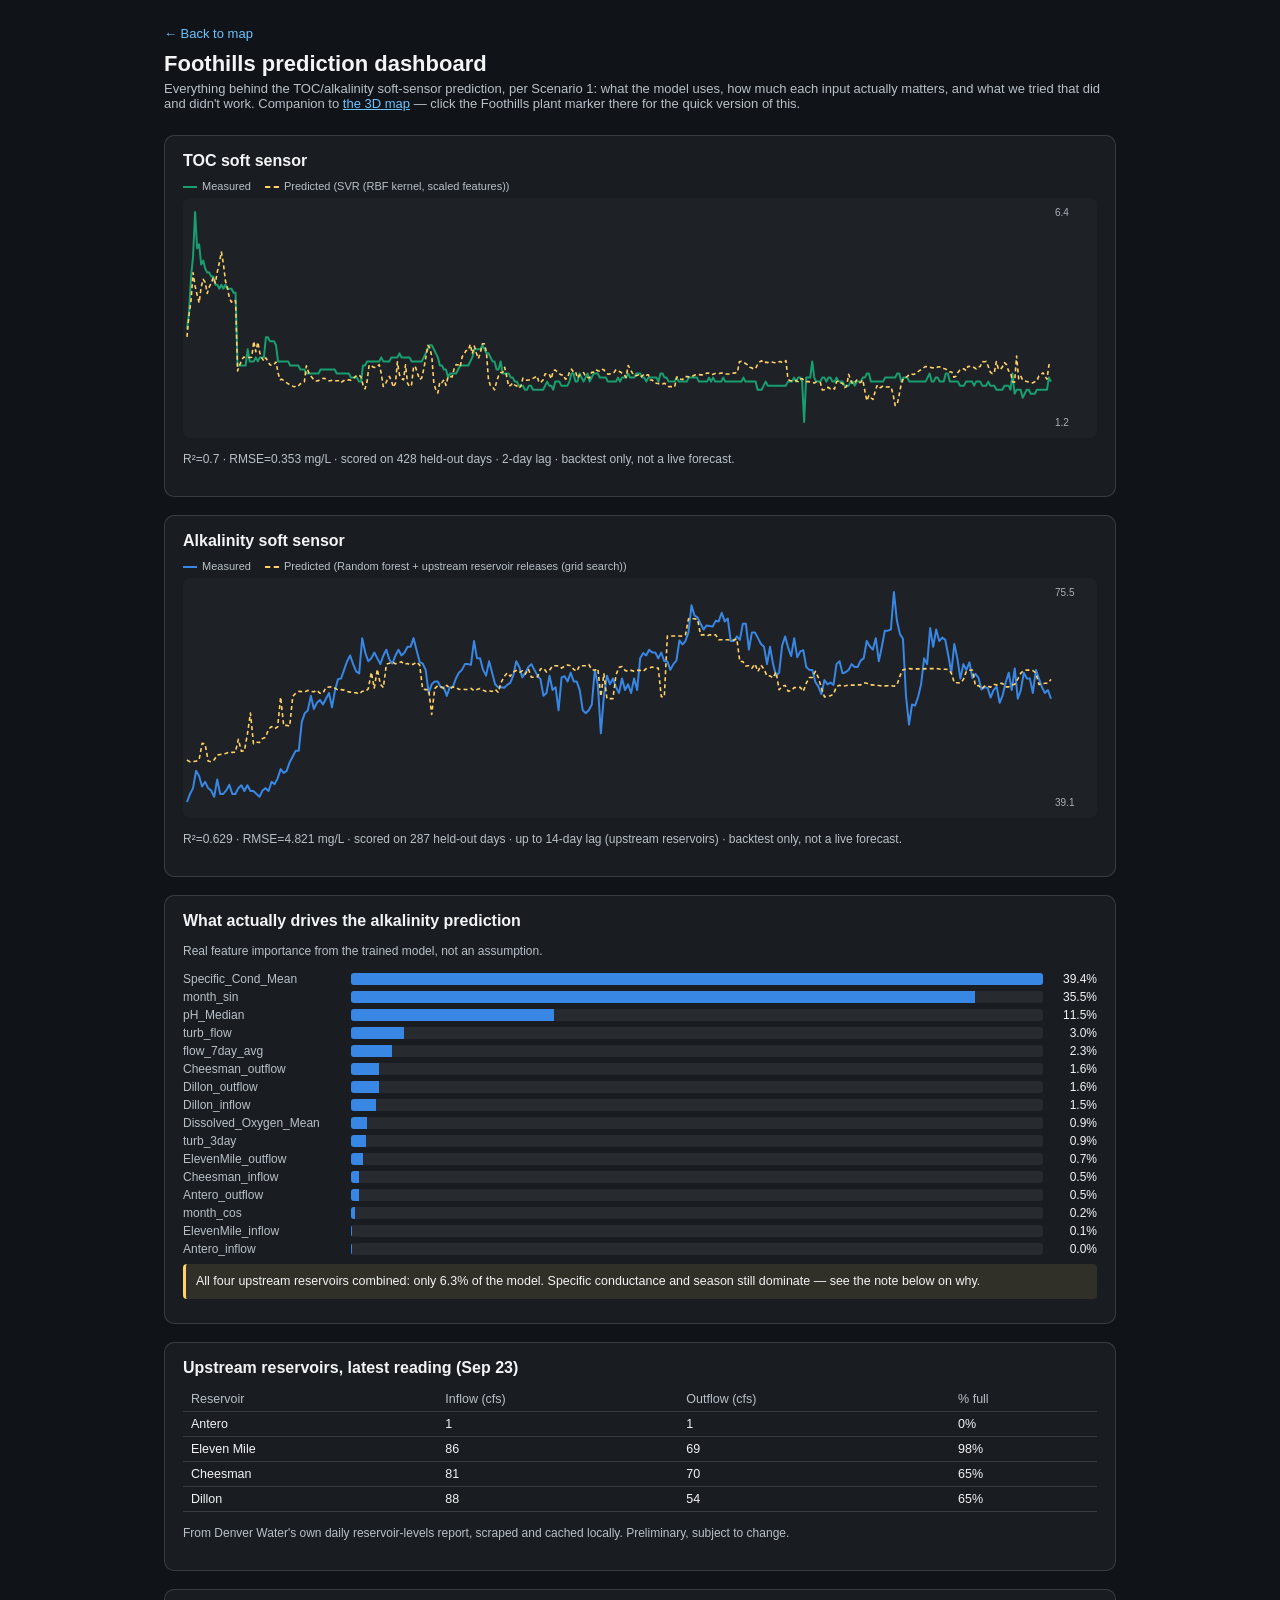
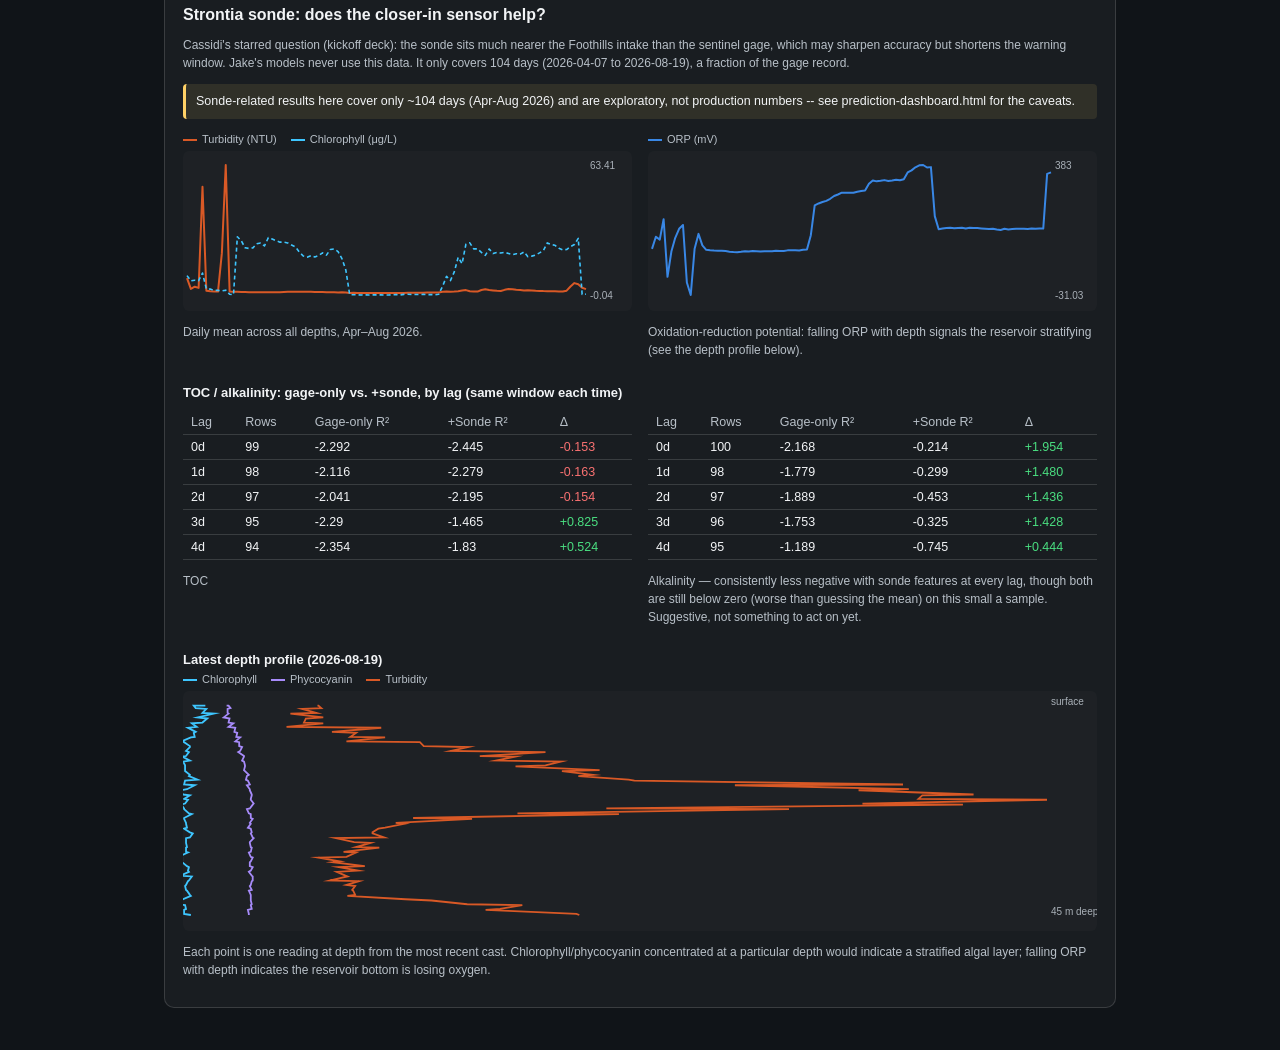
<file: teams/team-education/map/prediction-dashboard.html>
<!DOCTYPE html>
<html lang="en">
<head>
<meta charset="utf-8">
<meta name="viewport" content="width=device-width, initial-scale=1">
<meta name="robots" content="noindex, nofollow">
<title>Foothills prediction dashboard</title>
<link rel="icon" href="data:,">
<style>
  :root {
    --bg: #101418; --ink: #f2f4f6; --ink-2: #b8c0c8; --line: rgba(255,255,255,0.14);
    --card: rgba(255,255,255,0.04); --accent: #3987e5; --toc: #199e70; --pred: #ffd166;
  }
  * { box-sizing: border-box; }
  html, body { margin: 0; background: var(--bg); color: var(--ink); font-family: -apple-system, "Segoe UI", Roboto, sans-serif; }
  body { padding: 24px; max-width: 1000px; margin: 0 auto; }
  h1 { font-size: 22px; margin: 0 0 4px; }
  h2 { font-size: 16px; margin: 0 0 10px; }
  p.sub { color: var(--ink-2); font-size: 13px; margin: 0 0 24px; }
  p.sub a { color: #6fc3ff; }
  section.card {
    background: var(--card); border: 1px solid var(--line); border-radius: 10px;
    padding: 16px 18px; margin-bottom: 18px;
  }
  .note { font-size: 12px; color: var(--ink-2); line-height: 1.5; }
  .warn {
    font-size: 12.5px; line-height: 1.5; background: rgba(255, 209, 102, 0.1);
    border-left: 3px solid var(--pred); border-radius: 4px; padding: 8px 10px; margin: 8px 0;
  }
  .row { display: flex; gap: 16px; flex-wrap: wrap; }
  .row > div { flex: 1; min-width: 260px; }
  canvas.chart { width: 100%; height: 160px; display: block; background: rgba(255,255,255,0.02); border-radius: 6px; }
  canvas.chart.tall { height: 240px; }
  .legend { display: flex; gap: 14px; font-size: 11px; color: var(--ink-2); margin: 6px 0; }
  .legend .sw { display: inline-block; width: 14px; height: 2px; margin-right: 5px; vertical-align: middle; }
  .legend .sw.dashed { height: 0; border-top: 2px dashed currentColor; }
  table { width: 100%; border-collapse: collapse; font-size: 12.5px; margin-top: 6px; }
  th, td { text-align: left; padding: 5px 8px; border-bottom: 1px solid var(--line); }
  th { color: var(--ink-2); font-weight: 500; }
  .bar-row { display: flex; align-items: center; gap: 8px; font-size: 12px; margin: 4px 0; }
  .bar-label {
    flex: 0 1 160px; min-width: 70px; color: var(--ink-2);
    overflow: hidden; text-overflow: ellipsis; white-space: nowrap;
  }
  .bar-track { flex: 1 1 40px; min-width: 30px; background: rgba(255,255,255,0.06); border-radius: 3px; height: 12px; overflow: hidden; }
  .bar-fill { background: var(--accent); height: 100%; }
  .bar-value { flex: 0 0 46px; text-align: right; }
  .metric { font-size: 20px; font-weight: 600; }
  .metric small { font-size: 11px; font-weight: 400; color: var(--ink-2); }
  #back-link {
    display: inline-block; margin-bottom: 10px; font-size: 13px; color: #6fc3ff; text-decoration: none;
  }
  #back-link:hover { text-decoration: underline; }
  .chart-wrap { position: relative; }
  .chart-tip {
    position: absolute; z-index: 2; pointer-events: none; display: none;
    background: var(--bg); border: 1px solid var(--line); border-radius: 6px;
    padding: 4px 8px; font-size: 11px; white-space: nowrap; color: var(--ink);
  }
</style>
</head>
<body>

<a href="design-storm-water-system-3d.html" id="back-link">&larr; Back to map</a>
<h1>Foothills prediction dashboard</h1>
<p class="sub">Everything behind the TOC/alkalinity soft-sensor prediction, per Scenario 1: what the model uses,
  how much each input actually matters, and what we tried that did and didn't work.
  Companion to <a href="design-storm-water-system-3d.html">the 3D map</a> &mdash; click the Foothills plant
  marker there for the quick version of this.</p>

<section class="card" id="toc-section"></section>
<section class="card" id="alk-section"></section>
<section class="card" id="importance-section"></section>
<section class="card" id="reservoir-section"></section>
<section class="card" id="sonde-section"></section>

<script>
async function fetchJson(url) {
  const res = await fetch(url);
  if (!res.ok) throw new Error(`${res.status}`);
  return res.json();
}

function formatValue(v) {
  if (v === null || v === undefined) return "—";
  return Math.abs(v) >= 100 ? Math.round(v).toLocaleString() : (Math.round(v * 100) / 100).toString();
}

function parseDate(t) {
  return new Date(/^\d{4}-\d{2}-\d{2}$/.test(t) ? t + "T12:00:00" : t);
}
function formatDate(t) {
  return parseDate(t).toLocaleDateString(undefined, { month: "short", day: "numeric" });
}

function tipElementFor(canvas) {
  return canvas.parentElement.querySelector(".chart-tip");
}

// Multi-line chart with hover crosshair + tooltip. labels map each key to a
// display name; dates (optional) let the tooltip show a date instead of index.
function drawSeries(canvas, series, keys, colors, labels = {}, dates = null) {
  const ratio = window.devicePixelRatio || 1;
  const w = canvas.clientWidth, h = canvas.clientHeight;
  canvas.width = w * ratio; canvas.height = h * ratio;
  const g = canvas.getContext("2d");
  g.scale(ratio, ratio);
  const pad = { top: 14, bottom: 16, left: 4, right: 46 };
  const values = series.flatMap((d) => keys.map((k) => d[k])).filter((v) => v !== null && v !== undefined);
  const min = Math.min(...values), max = Math.max(...values);
  const span = max - min || 1;
  const last = series.length - 1;
  const x = (i) => pad.left + (i / (last || 1)) * (w - pad.left - pad.right);
  const y = (v) => pad.top + (1 - (v - min) / span) * (h - pad.top - pad.bottom);

  function render(highlight) {
    g.clearRect(0, 0, w, h);
    keys.forEach((key, ki) => {
      g.strokeStyle = colors[ki]; g.lineWidth = ki === 1 ? 1.6 : 2; g.lineJoin = "round";
      if (ki === 1) g.setLineDash([4, 3]);
      g.beginPath();
      series.forEach((d, i) => {
        const v = d[key];
        if (v === null || v === undefined) return;
        i === 0 ? g.moveTo(x(i), y(v)) : g.lineTo(x(i), y(v));
      });
      g.stroke();
      g.setLineDash([]);
    });
    g.fillStyle = "rgba(184,192,200,0.9)"; g.font = "10px -apple-system, sans-serif"; g.textAlign = "left";
    g.fillText(formatValue(max), w - pad.right + 4, y(max) + 4);
    g.fillText(formatValue(min), w - pad.right + 4, y(min) + 4);
    if (highlight < 0) return;
    g.strokeStyle = "rgba(255,255,255,0.35)"; g.lineWidth = 1;
    g.beginPath(); g.moveTo(x(highlight), pad.top); g.lineTo(x(highlight), h - pad.bottom); g.stroke();
    keys.forEach((key, ki) => {
      const v = series[highlight][key];
      if (v === null || v === undefined) return;
      g.fillStyle = colors[ki];
      g.beginPath(); g.arc(x(highlight), y(v), 3, 0, Math.PI * 2); g.fill();
    });
  }

  render(-1);
  const tip = tipElementFor(canvas);
  canvas.onmousemove = (e) => {
    const rect = canvas.getBoundingClientRect();
    const fraction = (e.clientX - rect.left - pad.left) / (w - pad.left - pad.right);
    const i = Math.max(0, Math.min(last, Math.round(fraction * last)));
    render(i);
    if (tip) {
      const d = series[i];
      const parts = keys.filter((k) => d[k] !== null && d[k] !== undefined)
        .map((k) => `${labels[k] || k}: ${formatValue(d[k])}`);
      const when = dates ? formatDate(dates[i]) : `#${i + 1}`;
      tip.innerHTML = `<b>${when}</b><br>${parts.join("<br>")}`;
      tip.style.display = "block";
      tip.style.left = `${Math.min(e.clientX - rect.left + 10, w - 130)}px`;
      tip.style.top = `${Math.max(0, e.clientY - rect.top - 30)}px`;
    }
  };
  canvas.onmouseleave = () => { render(-1); if (tip) tip.style.display = "none"; };
}

function bar(label, value, max, suffix = "%") {
  const pct = Math.max(0, Math.min(100, (value / max) * 100));
  return `<div class="bar-row">
    <div class="bar-label">${label}</div>
    <div class="bar-track"><div class="bar-fill" style="width:${pct}%"></div></div>
    <div class="bar-value">${(value * 100).toFixed(1)}${suffix}</div>
  </div>`;
}

async function render() {
  const [pred, extra] = await Promise.all([
    fetchJson("../dashboard/foothills-prediction.json"),
    fetchJson("../dashboard/dashboard-extra.json"),
  ]);

  document.getElementById("toc-section").innerHTML = `
    <h2>TOC soft sensor</h2>
    <div class="legend">
      <span><span class="sw" style="background:#199e70"></span>Measured</span>
      <span><span class="sw dashed" style="color:#ffd166"></span>Predicted (${pred.toc.model})</span>
    </div>
    <div class="chart-wrap"><div class="chart-tip"></div>
    <canvas class="chart tall" id="toc-chart"></canvas></div>
    <p class="note">R&sup2;=${pred.toc.metrics.r2} &middot; RMSE=${pred.toc.metrics.rmse} mg/L &middot;
      scored on ${pred.toc.metrics.test_days} held-out days &middot; ${pred.toc.lag_days}-day lag &middot;
      backtest only, not a live forecast.</p>`;
  drawSeries(document.getElementById("toc-chart"),
    pred.toc.series.map((d) => ({ actual: d.actual, predicted: d.predicted })),
    ["actual", "predicted"], ["#199e70", "#ffd166"],
    { actual: "Measured", predicted: "Predicted" }, pred.toc.series.map((d) => d.date));

  document.getElementById("alk-section").innerHTML = `
    <h2>Alkalinity soft sensor</h2>
    <div class="legend">
      <span><span class="sw" style="background:#3987e5"></span>Measured</span>
      <span><span class="sw dashed" style="color:#ffd166"></span>Predicted (${pred.alk.model})</span>
    </div>
    <div class="chart-wrap"><div class="chart-tip"></div>
    <canvas class="chart tall" id="alk-chart"></canvas></div>
    <p class="note">R&sup2;=${pred.alk.metrics.r2} &middot; RMSE=${pred.alk.metrics.rmse} mg/L &middot;
      scored on ${pred.alk.metrics.test_days} held-out days &middot; up to ${pred.alk.lag_days}-day lag
      (upstream reservoirs) &middot; backtest only, not a live forecast.</p>`;
  drawSeries(document.getElementById("alk-chart"),
    pred.alk.series.map((d) => ({ actual: d.actual, predicted: d.predicted })),
    ["actual", "predicted"], ["#3987e5", "#ffd166"],
    { actual: "Measured", predicted: "Predicted" }, pred.alk.series.map((d) => d.date));

  const imp = pred.alk.feature_importance || {};
  const maxImp = Math.max(...Object.values(imp));
  const sorted = Object.entries(imp).sort((a, b) => b[1] - a[1]);
  const reservoirTotal = sorted.filter(([k]) => /^(Antero|ElevenMile|Cheesman|Dillon)_/.test(k))
    .reduce((s, [, v]) => s + v, 0);
  document.getElementById("importance-section").innerHTML = `
    <h2>What actually drives the alkalinity prediction</h2>
    <p class="note">Real feature importance from the trained model, not an assumption.</p>
    ${sorted.map(([k, v]) => bar(k, v, maxImp)).join("")}
    <div class="warn">All four upstream reservoirs combined: only ${(reservoirTotal * 100).toFixed(1)}% of the
      model. Specific conductance and season still dominate &mdash; see the note below on why.</div>`;

  const rs = extra.reservoir_snapshot;
  document.getElementById("reservoir-section").innerHTML = `
    <h2>Upstream reservoirs, latest reading (${formatDate(rs.date)})</h2>
    <table><tr><th>Reservoir</th><th>Inflow (cfs)</th><th>Outflow (cfs)</th><th>% full</th></tr>
      ${Object.entries(rs.reservoirs).map(([name, r]) => r ? `
        <tr><td>${name}</td><td>${formatValue(r.inflow_cfs)}</td><td>${formatValue(r.outflow_cfs)}</td>
          <td>${formatValue(r.pct_full)}%</td></tr>` : "").join("")}
    </table>
    <p class="note">From Denver Water's own daily reservoir-levels report, scraped and cached locally.
      Preliminary, subject to change.</p>`;

  const lagRows = (rows) => rows.map((r) => `
    <tr><td>${r.lag_days}d</td><td>${r.rows}</td>
      <td>${r.gage_only_r2}</td><td>${r.plus_sonde_r2}</td>
      <td style="color:${r.plus_sonde_r2 > r.gage_only_r2 ? '#4ade80' : '#f87171'}">
        ${(r.plus_sonde_r2 - r.gage_only_r2 >= 0 ? "+" : "")}${(r.plus_sonde_r2 - r.gage_only_r2).toFixed(3)}</td></tr>`
  ).join("");
  document.getElementById("sonde-section").innerHTML = `
    <h2>Strontia sonde: does the closer-in sensor help?</h2>
    <p class="note">Cassidi's starred question (kickoff deck): the sonde sits much nearer the Foothills
      intake than the sentinel gage, which may sharpen accuracy but shortens the warning window.
      Jake's models never use this data. It only covers ${extra.sonde_series.length} days
      (${extra.sonde_series[0].date} to ${extra.sonde_series[extra.sonde_series.length - 1].date}),
      a fraction of the gage record.</p>
    <div class="warn">${extra.note}</div>
    <div class="row">
      <div>
        <div class="legend">
          <span><span class="sw" style="background:#d95926"></span>Turbidity (NTU)</span>
          <span><span class="sw" style="background:#3ec6ff"></span>Chlorophyll (&mu;g/L)</span>
        </div>
        <div class="chart-wrap"><div class="chart-tip"></div>
        <canvas class="chart" id="sonde-chart"></canvas></div>
        <p class="note">Daily mean across all depths, Apr&ndash;Aug 2026.</p>
      </div>
      <div>
        <div class="legend"><span><span class="sw" style="background:#3987e5"></span>ORP (mV)</span></div>
        <div class="chart-wrap"><div class="chart-tip"></div>
        <canvas class="chart" id="sonde-orp-chart"></canvas></div>
        <p class="note">Oxidation-reduction potential: falling ORP with depth signals the reservoir
          stratifying (see the depth profile below).</p>
      </div>
    </div>
    <h3 style="font-size:13px;margin:14px 0 4px">TOC / alkalinity: gage-only vs. +sonde, by lag (same window each time)</h3>
    <div class="row">
      <div>
        <table><tr><th>Lag</th><th>Rows</th><th>Gage-only R&sup2;</th><th>+Sonde R&sup2;</th><th>&Delta;</th></tr>
          ${lagRows(extra.sonde_lag_test.toc)}</table>
        <p class="note">TOC</p>
      </div>
      <div>
        <table><tr><th>Lag</th><th>Rows</th><th>Gage-only R&sup2;</th><th>+Sonde R&sup2;</th><th>&Delta;</th></tr>
          ${lagRows(extra.sonde_lag_test.alk)}</table>
        <p class="note">Alkalinity &mdash; consistently less negative with sonde features at every lag, though
          both are still below zero (worse than guessing the mean) on this small a sample. Suggestive,
          not something to act on yet.</p>
      </div>
    </div>
    <h3 style="font-size:13px;margin:14px 0 4px">Latest depth profile (${extra.sonde_depth_profile.date})</h3>
    <div class="legend">
      <span><span class="sw" style="background:#3ec6ff"></span>Chlorophyll</span>
      <span><span class="sw" style="background:#a78bfa"></span>Phycocyanin</span>
      <span><span class="sw" style="background:#d95926"></span>Turbidity</span>
    </div>
    <div class="chart-wrap"><div class="chart-tip"></div>
    <canvas class="chart tall" id="depth-chart"></canvas></div>
    <p class="note">Each point is one reading at depth from the most recent cast. Chlorophyll/phycocyanin
      concentrated at a particular depth would indicate a stratified algal layer; falling ORP with depth
      indicates the reservoir bottom is losing oxygen.</p>`;

  drawSeries(document.getElementById("sonde-chart"),
    extra.sonde_series.map((d) => ({ a: d.turbidity_ntu_mean, b: d.chl_ugl_mean * 20 })),
    ["a", "b"], ["#d95926", "#3ec6ff"],
    { a: "Turbidity (NTU)", b: "Chlorophyll x20 (\u00b5g/L equiv.)" }, extra.sonde_series.map((d) => d.date));
  drawSeries(document.getElementById("sonde-orp-chart"),
    extra.sonde_series.map((d) => ({ a: d.orp_mv_mean })), ["a"], ["#3987e5"],
    { a: "ORP (mV)" }, extra.sonde_series.map((d) => d.date));
  drawDepthProfile(document.getElementById("depth-chart"), extra.sonde_depth_profile.readings);
}

function drawDepthProfile(canvas, readings) {
  const ratio = window.devicePixelRatio || 1;
  const w = canvas.clientWidth, h = canvas.clientHeight;
  canvas.width = w * ratio; canvas.height = h * ratio;
  const g = canvas.getContext("2d");
  g.scale(ratio, ratio);
  const pad = { top: 10, bottom: 16, left: 4, right: 50 };
  const maxDepth = Math.max(...readings.map((r) => r.depth_m));
  const series = { chl_ugl: "#3ec6ff", phycocyanin: "#a78bfa", turbidity_ntu: "#d95926" };
  const maxVal = Math.max(...Object.keys(series).flatMap((k) => readings.map((r) => r[k])));
  const y = (depth) => pad.top + (depth / maxDepth) * (h - pad.top - pad.bottom);
  const x = (v) => pad.left + (v / maxVal) * (w - pad.left - pad.right);

  function render(highlightIdx) {
    g.clearRect(0, 0, w, h);
    for (const [key, color] of Object.entries(series)) {
      g.strokeStyle = color; g.lineWidth = 1.8; g.beginPath();
      readings.forEach((r, i) => (i === 0 ? g.moveTo(x(r[key]), y(r.depth_m)) : g.lineTo(x(r[key]), y(r.depth_m))));
      g.stroke();
    }
    g.fillStyle = "rgba(184,192,200,0.9)"; g.font = "10px -apple-system, sans-serif"; g.textAlign = "left";
    g.fillText(`${maxDepth.toFixed(0)} m deep`, w - pad.right + 4, y(maxDepth));
    g.fillText("surface", w - pad.right + 4, y(0) + 4);
    if (highlightIdx === null) return;
    const r = readings[highlightIdx];
    g.strokeStyle = "rgba(255,255,255,0.35)"; g.lineWidth = 1;
    g.beginPath(); g.moveTo(pad.left, y(r.depth_m)); g.lineTo(w - pad.right, y(r.depth_m)); g.stroke();
    for (const [key, color] of Object.entries(series)) {
      g.fillStyle = color;
      g.beginPath(); g.arc(x(r[key]), y(r.depth_m), 3, 0, Math.PI * 2); g.fill();
    }
  }

  render(null);
  const tip = tipElementFor(canvas);
  canvas.onmousemove = (e) => {
    const rect = canvas.getBoundingClientRect();
    const fraction = (e.clientY - rect.top - pad.top) / (h - pad.top - pad.bottom);
    const targetDepth = Math.max(0, Math.min(maxDepth, fraction * maxDepth));
    let closest = 0, closestDist = Infinity;
    readings.forEach((r, i) => {
      const dist = Math.abs(r.depth_m - targetDepth);
      if (dist < closestDist) { closest = i; closestDist = dist; }
    });
    render(closest);
    if (tip) {
      const r = readings[closest];
      tip.innerHTML = `<b>${r.depth_m} m deep</b><br>Chlorophyll: ${formatValue(r.chl_ugl)}<br>`
        + `Phycocyanin: ${formatValue(r.phycocyanin)}<br>Turbidity: ${formatValue(r.turbidity_ntu)} NTU<br>`
        + `ORP: ${formatValue(r.orp_mv)} mV`;
      tip.style.display = "block";
      tip.style.left = `${Math.min(e.clientX - rect.left + 10, w - 140)}px`;
      tip.style.top = `${Math.max(0, e.clientY - rect.top - 60)}px`;
    }
  };
  canvas.onmouseleave = () => { render(null); if (tip) tip.style.display = "none"; };
}

render().catch((err) => {
  document.body.insertAdjacentHTML("beforeend", `<p style="color:#f87171">Failed to load: ${err.message}</p>`);
});

if (new URLSearchParams(location.search).get("embedded")) {
  // The overlay panel supplies its own single close button; no need for a second one in here.
  document.getElementById("back-link").style.display = "none";
}
</script>
</body>
</html>
</file>
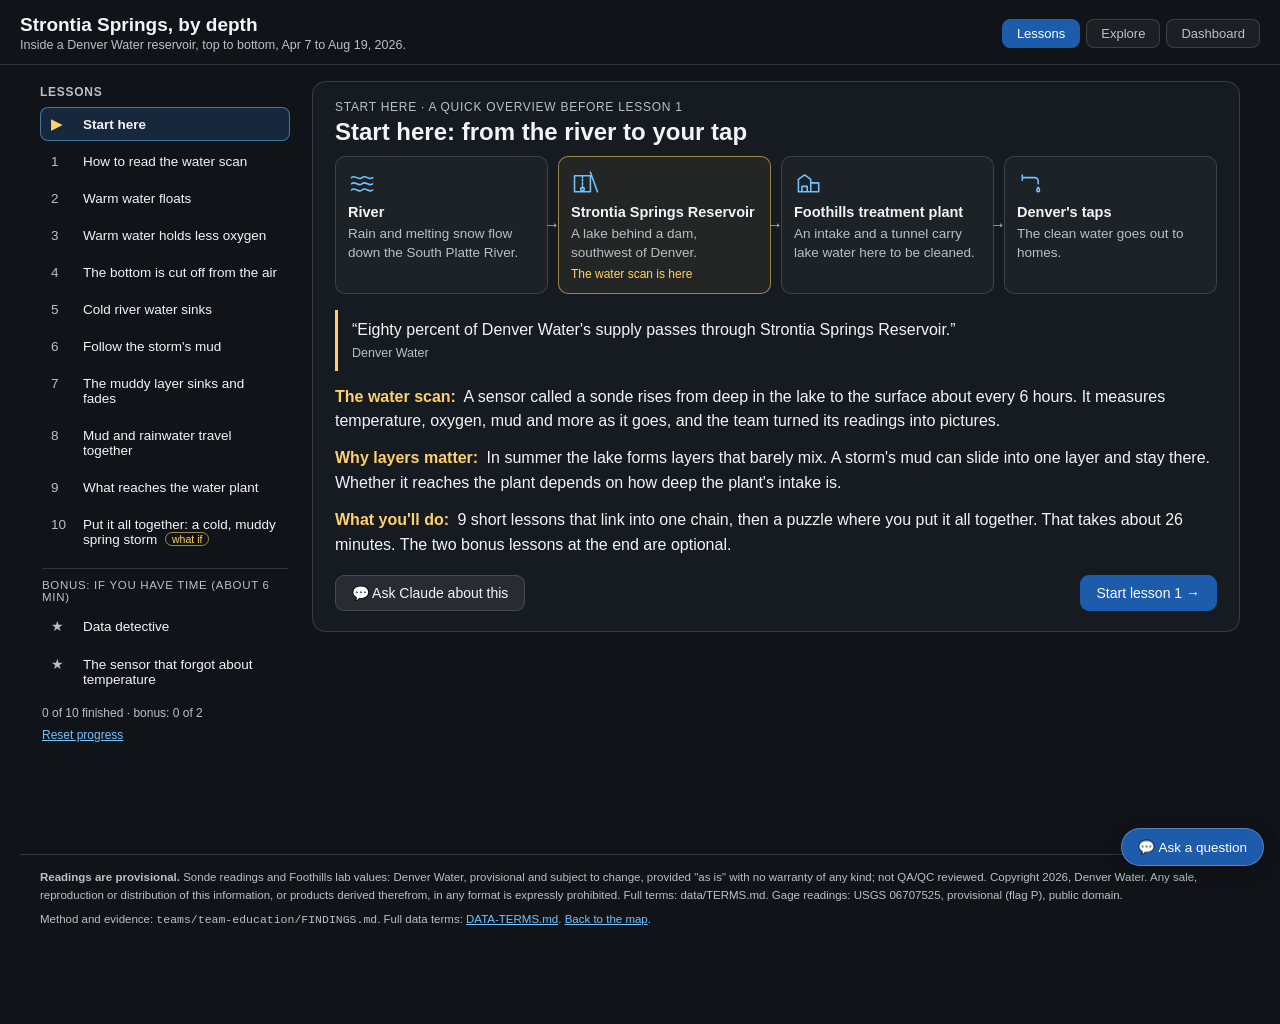
<file: teams/team-education/map/strontia.html>
<!DOCTYPE html>
<html lang="en">
<head>
<meta charset="utf-8">
<meta name="viewport" content="width=device-width, initial-scale=1">
<meta name="robots" content="noindex, nofollow">
<title>Strontia Springs, by depth</title>
<link rel="icon" href="data:,">
<link rel="stylesheet" href="team-chat.css">
<!-- Team addition (teams/team-education): the Strontia Springs depth panel in its own window, with lessons
     for ages 13 to 16 (strontia-lessons.json, analysis/build_lessons.py) and an Explore view.
     Shared code: strontia-core.js (drawing), team-chat.js / team-chat.css (chat). -->
<style>
  :root {
    --panel-bg: rgba(16, 20, 24, 0.92);
    --panel-ink: #f2f4f6;
    --panel-ink-2: #b8c0c8;
    --panel-line: rgba(255, 255, 255, 0.14);
    --page-bg: #101418;
    --card-bg: #161b21;
    --accent: #1c5cab;
    --link: #6fc3ff;
    --mark: #ffd166;
    --good: #5fd39a;
    --kind: #ffb4a8;
  }
  * { box-sizing: border-box; }
  html, body { margin: 0; background: var(--page-bg); color: var(--panel-ink);
    font-family: -apple-system, "Segoe UI", Roboto, sans-serif; }
  body { min-height: 100vh; overflow-x: hidden; }
  a { color: var(--link); }
  header.top { display: flex; flex-wrap: wrap; align-items: center; gap: 10px 18px;
    padding: 14px 20px 12px; border-bottom: 1px solid var(--panel-line); }
  header.top h1 { font-size: 19px; margin: 0; }
  header.top .sub { font-size: 12.5px; color: var(--panel-ink-2); margin: 2px 0 0; }
  header.top .grow { flex: 1; min-width: 200px; }
  .seg { display: flex; gap: 6px; }
  .seg button {
    font: inherit; font-size: 13px; padding: 6px 14px; border-radius: 8px; cursor: pointer;
    border: 1px solid var(--panel-line); background: rgba(255, 255, 255, 0.05); color: var(--panel-ink-2);
  }
  .seg button[aria-pressed="true"] { background: var(--accent); color: #fff; border-color: var(--accent); }
  main { padding: 16px 20px 110px; max-width: 1240px; margin: 0 auto; }
  [hidden] { display: none !important; }

  /* ---- Lessons ---- */
  #lessons { display: grid; grid-template-columns: 250px minmax(0, 1fr); gap: 22px; align-items: start; }
  #lesson-nav { position: sticky; top: 12px; }
  #lesson-nav h2 { font-size: 12px; text-transform: uppercase; letter-spacing: 0.06em; color: var(--panel-ink-2); margin: 4px 0 8px; }
  #lesson-list { list-style: none; margin: 0; padding: 0; }
  #lesson-list button {
    width: 100%; display: flex; gap: 10px; align-items: baseline; text-align: left; cursor: pointer;
    font: inherit; font-size: 13.5px; padding: 8px 10px; margin-bottom: 4px; border-radius: 8px;
    border: 1px solid transparent; background: none; color: var(--panel-ink);
  }
  #lesson-list button:hover { background: rgba(255, 255, 255, 0.05); }
  #lesson-list button[aria-current="true"] { background: rgba(57, 135, 229, 0.18); border-color: rgba(111, 195, 255, 0.5); }
  #lesson-list .num { width: 22px; flex: none; color: var(--panel-ink-2); font-variant-numeric: tabular-nums; }
  #lesson-list .t { flex: 1; }
  #lesson-list .done { color: var(--good); font-weight: 700; }
  #lesson-progress { font-size: 12px; color: var(--panel-ink-2); margin: 10px 2px 0; }
  button.linkbtn { font: inherit; font-size: 12px; margin: 6px 2px 0; padding: 2px 0; border: 0; background: none;
    color: var(--link); text-decoration: underline; cursor: pointer; }
  button.linkbtn.confirm { color: var(--kind); }
  #lesson-select { display: none; width: 100%; font: inherit; font-size: 15px; padding: 8px 10px; border-radius: 8px;
    border: 1px solid var(--panel-line); background: var(--card-bg); color: var(--panel-ink); }

  #card { background: var(--card-bg); border: 1px solid var(--panel-line); border-radius: 14px; padding: 18px 22px 20px; min-width: 0; }
  .kicker { font-size: 12px; text-transform: uppercase; letter-spacing: 0.06em; color: var(--panel-ink-2); }
  #card h2 { font-size: 24px; margin: 4px 0 10px; }
  ol.steps { display: flex; gap: 6px; list-style: none; padding: 0; margin: 0 0 14px; flex-wrap: wrap; }
  ol.steps li { font-size: 12px; padding: 3px 10px; border-radius: 999px; border: 1px solid var(--panel-line); color: var(--panel-ink-2); }
  ol.steps li[aria-current="step"] { color: #fff; background: var(--accent); border-color: var(--accent); }
  ol.steps li.past { color: var(--panel-ink); }
  .look { font-size: 16px; line-height: 1.55; margin: 0 0 12px; }
  .look b.tag, .why b.tag { color: var(--mark); font-weight: 600; margin-right: 4px; }
  .visual { margin: 10px 0 16px; }
  .vis-title { font-size: 12.5px; color: var(--panel-ink-2); margin: 0 0 4px; }
  canvas.heat { width: 100%; height: 240px; display: block; cursor: crosshair; touch-action: pan-y; }
  canvas.strip { width: 100%; height: 64px; display: block; }
  canvas.line { width: 100%; height: 150px; display: block; cursor: crosshair; touch-action: pan-y; }
  canvas.profile { width: 100%; height: 280px; display: block; cursor: crosshair; touch-action: pan-y; }
  .visuals.pair { display: grid; grid-template-columns: minmax(0, 1fr) minmax(0, 1fr); gap: 0 22px; align-items: end; }
  .legend .sw.dash { height: 0; border-top: 2px dashed #ffd166; background: none !important; }
  .readout { font-size: 12.5px; min-height: 18px; margin: 4px 0 2px; color: var(--panel-ink-2); font-variant-numeric: tabular-nums; }
  .readout b { color: var(--panel-ink); font-weight: 600; }
  .key { display: flex; align-items: center; gap: 8px; font-size: 11.5px; color: var(--panel-ink-2); margin-top: 4px; }
  .key .ramp { flex: 1; height: 8px; border-radius: 4px; }
  .key .gap { width: 14px; height: 8px; border-radius: 2px; border: 1px solid var(--panel-line);
    background: repeating-linear-gradient(135deg, rgba(255,255,255,0.14) 0 2px, transparent 2px 5px); }
  .legend { display: flex; flex-wrap: wrap; gap: 4px 14px; font-size: 12px; color: var(--panel-ink); margin: 0 0 4px; }
  .legend .sw { display: inline-block; width: 14px; height: 3px; border-radius: 2px; vertical-align: middle; margin-right: 5px; }

  .question { margin-top: 6px; }
  .question .prompt { font-size: 17px; font-weight: 600; line-height: 1.45; margin: 0 0 10px; }
  .choices { display: flex; flex-direction: column; gap: 8px; }
  .choices button {
    font: inherit; font-size: 15.5px; text-align: left; padding: 11px 14px; border-radius: 10px; cursor: pointer;
    border: 1px solid var(--panel-line); background: rgba(255, 255, 255, 0.05); color: var(--panel-ink);
    display: flex; gap: 10px; align-items: baseline;
  }
  .choices button:hover:not(:disabled) { border-color: rgba(111, 195, 255, 0.6); background: rgba(111, 195, 255, 0.08); }
  .choices button:disabled { cursor: default; }
  .choices .letter { flex: none; width: 22px; height: 22px; border-radius: 50%; display: inline-flex; align-items: center; justify-content: center;
    font-size: 12px; border: 1px solid var(--panel-line); color: var(--panel-ink-2); }
  .choices button.correct { border-color: var(--good); background: rgba(95, 211, 154, 0.12); }
  .choices button.wrong { border-color: var(--kind); background: rgba(255, 180, 168, 0.08); }
  .choices .mark { margin-left: auto; font-size: 13px; white-space: nowrap; }
  .feedback { margin-top: 14px; padding: 12px 14px; border-radius: 10px; font-size: 15px; line-height: 1.55; }
  .feedback.right { background: rgba(95, 211, 154, 0.12); border-left: 4px solid var(--good); }
  .feedback.miss { background: rgba(255, 180, 168, 0.08); border-left: 4px solid var(--kind); }
  .feedback .headline { font-weight: 700; font-size: 16.5px; display: block; margin-bottom: 4px; }
  .feedback .answer { display: block; margin-bottom: 6px; }
  .why { padding: 12px 14px; border-radius: 10px; background: rgba(57, 135, 229, 0.12); border-left: 4px solid #3987e5;
    font-size: 15px; line-height: 1.55; }
  .why .label { display: block; font-size: 12px; text-transform: uppercase; letter-spacing: 0.06em; color: var(--panel-ink-2); margin-bottom: 4px; }
  .why p { margin: 0 0 8px; }
  .why p.comparison { margin: 0; color: var(--panel-ink); font-style: italic; }
  .hint { font-size: 12.5px; color: var(--panel-ink-2); margin-top: 8px; }
  .card-nav { display: flex; flex-wrap: wrap; gap: 8px; margin-top: 18px; align-items: center; }
  .card-nav .spacer { flex: 1; }
  button.btn {
    font: inherit; font-size: 14px; padding: 9px 16px; border-radius: 9px; cursor: pointer;
    border: 1px solid var(--panel-line); background: rgba(255, 255, 255, 0.08); color: var(--panel-ink);
  }
  button.btn.primary { background: var(--accent); border-color: var(--accent); color: #fff; }
  button.btn:disabled { opacity: 0.45; cursor: default; }

  /* ---- Round 3: opening screen, bonus group, per-choice feedback, connect / care boxes ---- */
  #lesson-list button.start { font-weight: 600; }
  #lesson-list button.start .num { color: var(--mark); }
  #lesson-list li.group { font-size: 11.5px; text-transform: uppercase; letter-spacing: 0.06em; color: var(--panel-ink-2);
    margin: 12px 2px 6px; padding-top: 10px; border-top: 1px solid var(--panel-line); }
  .pill { display: inline-block; font-size: 10.5px; padding: 0 6px; border-radius: 999px; margin-left: 4px;
    border: 1px solid rgba(255, 209, 102, 0.6); color: var(--mark); vertical-align: 1px; white-space: nowrap; }
  .kicker .opt { color: var(--mark); }
  ol.flow { list-style: none; display: grid; grid-template-columns: repeat(4, minmax(0, 1fr)); gap: 10px; padding: 0; margin: 6px 0 16px; }
  ol.flow li { position: relative; display: flex; flex-direction: column; gap: 3px; padding: 10px 12px; border-radius: 10px;
    border: 1px solid var(--panel-line); background: rgba(255, 255, 255, 0.03); font-size: 13.5px; line-height: 1.4; }
  ol.flow li svg { width: 30px; height: 30px; color: var(--link); margin-bottom: 2px; }
  ol.flow li b { font-size: 14.5px; }
  ol.flow li span { color: var(--panel-ink-2); }
  ol.flow li em { font-style: normal; font-size: 12px; color: var(--mark); }
  ol.flow li.here { border-color: rgba(255, 209, 102, 0.55); background: rgba(255, 209, 102, 0.06); }
  ol.flow li:not(:last-child)::after { content: "\2192"; position: absolute; right: -5px; top: 50%; transform: translate(50%, -50%);
    color: var(--panel-ink-2); font-size: 16px; }
  blockquote.quote { margin: 0 0 14px; padding: 8px 14px; border-left: 3px solid var(--mark); font-size: 16px; line-height: 1.5; }
  blockquote.quote cite { display: block; font-size: 12.5px; font-style: normal; color: var(--panel-ink-2); margin-top: 2px; }
  .qnum { font-size: 12px; text-transform: uppercase; letter-spacing: 0.06em; color: var(--mark); margin: 16px 0 4px; }
  .feedback .whynot { display: block; margin-bottom: 8px; }
  .connect, .care { margin-top: 12px; padding: 12px 14px; border-radius: 10px; font-size: 15px; line-height: 1.55; }
  .connect { background: rgba(255, 209, 102, 0.07); border-left: 4px solid var(--mark); }
  .care { background: rgba(95, 211, 154, 0.08); border-left: 4px solid var(--good); }
  .connect .label, .care .label { display: block; font-size: 12px; text-transform: uppercase; letter-spacing: 0.06em;
    color: var(--panel-ink-2); margin-bottom: 4px; }
  .connect p, .care p { margin: 0; }
  ol.chain { list-style: none; display: flex; flex-wrap: wrap; gap: 4px 2px; padding: 0; margin: 2px 0 8px; font-size: 12px; }
  ol.chain li { padding: 2px 8px; border-radius: 999px; border: 1px solid var(--panel-line); color: var(--panel-ink-2); }
  ol.chain li + li::before { content: "\2192"; margin: 0 6px 0 -4px; color: var(--panel-ink-2); }
  ol.chain li.past { color: var(--panel-ink); border-color: rgba(255, 209, 102, 0.35); }
  ol.chain li.now { color: #101418; background: var(--mark); border-color: var(--mark); font-weight: 600; }
  ol.chain li.now::before { color: #101418; }
  .vis-title .note { color: var(--mark); font-weight: 600; }
  .done-note { font-size: 14px; color: var(--panel-ink); }

  /* ---- Explore ---- */
  #explore .intro { font-size: 14px; line-height: 1.5; color: var(--panel-ink-2); max-width: 760px; margin: 0 0 12px; }
  #explore-controls { display: flex; flex-wrap: wrap; gap: 10px; align-items: center; margin-bottom: 10px; }  #x-read { position: sticky; top: 0; z-index: 3; background: rgba(16, 20, 24, 0.96); border-bottom: 1px solid var(--panel-line);
    padding: 8px 0; font-size: 13px; font-variant-numeric: tabular-nums; min-height: 38px; }
  #x-read .vals { display: flex; flex-wrap: wrap; gap: 2px 16px; margin-top: 2px; }
  #x-read .vals span { white-space: nowrap; }
  #x-read b { font-weight: 600; }
  #x-panels { display: grid; grid-template-columns: 1fr; gap: 6px; }
  .x-panel .vis-title { margin-top: 8px; }
  .stack { position: relative; }
  .stack canvas.overlay { position: absolute; inset: 0; width: 100%; height: 100%; pointer-events: none; }
  #x-panels canvas.heat { height: 150px; }
  .x-panel .key { margin-top: 2px; }

  /* ---- Dashboard tab (folded in from the prediction dashboard) ---- */
  #dashboard iframe { width: 100%; height: 80vh; border: 0; display: block; border-radius: 10px; background: var(--card-bg); }

  footer { font-size: 11.5px; line-height: 1.55; color: var(--panel-ink-2); border-top: 1px solid var(--panel-line);
    padding: 14px 20px 90px; max-width: 1240px; margin: 0 auto; }
  footer p { margin: 0 0 6px; }

  @media (max-width: 820px) {
    #lessons { grid-template-columns: 1fr; gap: 12px; }
    #lesson-nav { position: static; }
    #lesson-nav h2, #lesson-list { display: none; }
    #lesson-select { display: block; }
    #lesson-progress { margin-top: 6px; }
  }
  @media (max-width: 640px) {
    header.top { padding: 12px 16px 10px; }
    main { padding: 12px 16px 100px; }
    footer { padding: 12px 16px 90px; }
    #card { padding: 14px 14px 16px; border-radius: 12px; }
    #card h2 { font-size: 21px; }
    .look { font-size: 15.5px; }
    canvas.heat { height: 210px; }
    #x-panels canvas.heat { height: 130px; }
    .visuals.pair { grid-template-columns: 1fr; }
    canvas.profile { height: 250px; }
    ol.flow { grid-template-columns: 1fr; gap: 14px; }
    ol.flow li { display: grid; grid-template-columns: 34px minmax(0, 1fr); column-gap: 10px; align-items: center; }
    ol.flow li svg { grid-row: span 3; margin: 0; }
    ol.flow li:not(:last-child)::after { content: "\2193"; right: auto; left: 29px; top: auto; bottom: -7px; transform: translate(-50%, 50%); }
  }
</style>
</head>
<body>
<header class="top">
  <div class="grow">
    <h1>Strontia Springs, by depth</h1>
    <p class="sub" id="sub">Inside a Denver Water reservoir, measured from top to bottom.</p>
  </div>
  <div class="seg" role="group" aria-label="Mode">
    <button type="button" data-mode="lessons">Lessons</button>
    <button type="button" data-mode="explore">Explore</button>
    <button type="button" data-mode="dashboard">Dashboard</button>
  </div>
</header>

<main>
  <section id="lessons" aria-label="Lessons">
    <nav id="lesson-nav" aria-label="Lesson list">
      <h2>Lessons</h2>
      <ol id="lesson-list"></ol>
      <label class="sr" for="lesson-select" hidden>Lesson</label>
      <select id="lesson-select" aria-label="Choose a lesson"></select>
      <div id="lesson-progress"></div>
      <button type="button" id="reset-progress" class="linkbtn">Reset progress</button>
    </nav>
    <article id="card" aria-live="polite"><p class="look">Loading the lessons&hellip;</p></article>
  </section>

  <section id="explore" aria-label="Explore" hidden>
    <p class="intro">Every picture below uses the same clock and the same depths. Move over any one of
      them (or tap it) and the crosshair shows the same moment and depth on all of them, with every
      value listed at the top. Dotted lines mark sensor servicing; in the storm view the yellow dashed
      line is the river gage peak.</p>
    <div id="explore-controls">
      <div class="seg" role="group" aria-label="Time range">
        <button type="button" data-view="storm">Aug 14-15 storm</button>
        <button type="button" data-view="season">Whole season</button>
      </div>
    </div>
    <div id="x-read" aria-live="off"></div>
    <div id="x-panels"></div>
  </section>

  <section id="dashboard" aria-label="Dashboard" hidden>
    <p class="intro">The same prediction dashboard the map's overlay button opens, in its own tab.</p>
    <iframe id="dashboard-frame" title="Prediction dashboard"></iframe>
  </section>
</main>

<footer>
  <p><b>Readings are provisional.</b> <span id="terms"></span></p>
  <p>Method and evidence: <code>teams/team-education/FINDINGS.md</code>. Full data terms:
    <a href="DATA-TERMS.md" target="_blank" rel="noopener">DATA-TERMS.md</a>.
    <a href="design-storm-water-system-3d">Back to the map</a>.</p>
</footer>

<script src="strontia-core.js"></script>
<script src="team-chat.js"></script>
<script>
"use strict";
// S.lesson is an index into S.L.lessons, or START (-1) for the opening screen ("Start here").
const START = -1;
const S = { P: null, L: null, mode: "lessons", lesson: START, step: 0, answers: {}, done: new Set(),
            view: "storm", hover: "", praise: {} };
const PRAISE = ["Good job!", "Nice thinking!", "You got it!", "Great reasoning!", "Spot on!"];
const EXPLORE_PARAMS = ["temp_c", "odo_mg_l", "odo_pct_sat", "turb_ntu", "spcond_us_cm"];
const STORE_KEY = "strontia-lessons-progress-v1";

// ---- progress in localStorage (the page works without it) -----------------------------------
// First visit (nothing saved, or storage blocked): the opening screen.
function loadProgress() {
  try {
    const raw = window.localStorage.getItem(STORE_KEY);
    if (!raw) return;
    const p = JSON.parse(raw);
    (p.done || []).forEach((id) => S.done.add(id));
    const at = S.L.lessons.findIndex((l) => l.id === p.at);
    if (at >= 0) S.lesson = at;
  } catch (err) { /* storage blocked or corrupt: start fresh */ }
}
function saveProgress() {
  try {
    window.localStorage.setItem(STORE_KEY, JSON.stringify({ done: [...S.done],
      at: S.lesson === START ? "start" : S.L.lessons[S.lesson].id }));
  } catch (err) { /* storage blocked: progress lasts for this visit only */ }
}

function esc(s) {
  return String(s).replace(/[&<>"]/g, (c) => ({ "&": "&amp;", "<": "&lt;", ">": "&gt;", '"': "&quot;" }[c]));
}
// Core lessons are the numbered ones plus "Put it all together"; bonus lessons are optional and counted apart.
const core = () => S.L.lessons.filter((l) => !l.bonus);
const bonus = () => S.L.lessons.filter((l) => l.bonus);
const questionsOf = (L) => L.questions || [L.question];
const stepsOf = (L) => {
  const q = questionsOf(L);
  return ["Look", ...(q.length > 1 ? q.map((_, i) => `Question ${i + 1}`) : ["Question"]), "Why"];
};
const lastStep = (L) => questionsOf(L).length + 1;
const answerOf = (L, qi) => (S.answers[L.id] || {})[qi];
function lessonLabel(l) { return l.bonus ? '<span title="Bonus lesson" aria-label="Bonus">&#9733;</span>' : String(l.n); }
function bonusName(l) { return `bonus lesson ${bonus().indexOf(l) + 1} of ${bonus().length}`; }
function lessonName(l) { return l.bonus ? bonusName(l) : `lesson ${l.n} of ${core().length}`; }
function bonusMinutes() { return S.L.intro && S.L.intro.minutes_bonus ? ` (about ${S.L.intro.minutes_bonus} min)` : ""; }

// ---- lesson list -----------------------------------------------------------------------------
function renderList() {
  const list = document.getElementById("lesson-list"), sel = document.getElementById("lesson-select");
  const item = (l, k) => `<li><button type="button" data-k="${k}" ${k === S.lesson ? 'aria-current="true"' : ""}>
      <span class="num">${lessonLabel(l)}</span><span class="t">${esc(l.title)}${l.whatif ? ' <span class="pill">what if</span>' : ""}</span>
      ${S.done.has(l.id) ? '<span class="done" aria-label="finished">&#10003;</span>' : ""}</button></li>`;
  const idx = (l) => S.L.lessons.indexOf(l);
  list.innerHTML =
    `<li><button type="button" class="start" data-k="${START}" ${S.lesson === START ? 'aria-current="true"' : ""}>
      <span class="num">&#9654;</span><span class="t">Start here</span></button></li>` +
    core().map((l) => item(l, idx(l))).join("") +
    (bonus().length ? `<li class="group" role="presentation">Bonus: if you have time${bonusMinutes()}</li>` +
      bonus().map((l) => item(l, idx(l))).join("") : "");
  list.querySelectorAll("button").forEach((b) => b.onclick = () => goLesson(+b.dataset.k));
  const opt = (l) => `<option value="${idx(l)}" ${idx(l) === S.lesson ? "selected" : ""}>
      ${l.bonus ? "Bonus" : "Lesson " + l.n}: ${esc(l.title)}${S.done.has(l.id) ? " ✓" : ""}</option>`;
  sel.innerHTML = `<option value="${START}" ${S.lesson === START ? "selected" : ""}>Start here</option>` +
    core().map(opt).join("") +
    (bonus().length ? `<optgroup label="Bonus: if you have time${bonusMinutes()}">${bonus().map(opt).join("")}</optgroup>` : "");
  sel.onchange = () => goLesson(+sel.value);
  const n = core().filter((l) => S.done.has(l.id)).length, nb = bonus().filter((l) => S.done.has(l.id)).length;
  document.getElementById("lesson-progress").textContent =
    `${n} of ${core().length} finished` + (bonus().length ? ` · bonus: ${nb} of ${bonus().length}` : "");
}

// Start the lessons again: clears the ticks, the answers and the saved place. Asks once to confirm.
function resetProgress() {
  const btn = document.getElementById("reset-progress");
  if (!btn.classList.contains("confirm")) {
    btn.classList.add("confirm");
    btn.textContent = "Clear all ticks and answers? Tap again to confirm";
    clearTimeout(resetProgress.timer);
    resetProgress.timer = setTimeout(() => { btn.classList.remove("confirm"); btn.textContent = "Reset progress"; }, 5000);
    return;
  }
  clearTimeout(resetProgress.timer);
  btn.classList.remove("confirm"); btn.textContent = "Reset progress";
  S.done.clear(); S.answers = {}; S.praise = {};
  try { window.localStorage.removeItem(STORE_KEY); } catch (err) { /* storage blocked */ }
  goLesson(START);
}

function goLesson(k, step = 0) {
  S.lesson = Math.max(START, Math.min(S.L.lessons.length - 1, k));
  S.step = step;
  saveProgress();
  renderList();
  renderCard();
  TeamChat.refresh();
  document.getElementById("card").scrollIntoView({ block: "nearest" });
}

// ---- opening screen ----------------------------------------------------------------------------
const FLOW_ICONS = [
  // river: three waves
  '<path d="M4 12c4-4 8 4 12 0s8 4 12 0M4 19c4-4 8 4 12 0s8 4 12 0M4 26c4-4 8 4 12 0s8 4 12 0"/>',
  // reservoir: dam wall and water with a sonde line
  '<path d="M4 10h18v18H4zM22 6l8 22"/><path d="M13 10v14" stroke-dasharray="2 2"/><circle cx="13" cy="25" r="2"/>',
  // treatment plant: building with tanks
  '<path d="M5 28V14l7-5 7 5v14zM19 28V18h9v10zM9 28v-6h6v6"/>',
  // tap: faucet and a drop
  '<path d="M6 12h14a4 4 0 0 1 4 4v3M6 9v6M24 23c-2 3-2 5 0 5s2-2 0-5z"/>',
];
function renderIntro(card) {
  const I = S.L.intro;
  const flow = I.chain.map((c, k) => `<li class="${k === 1 ? "here" : ""}">
      <svg viewBox="0 0 34 34" aria-hidden="true" fill="none" stroke="currentColor" stroke-width="1.8"
        stroke-linecap="round" stroke-linejoin="round">${FLOW_ICONS[k] || ""}</svg>
      <b>${esc(c.label)}</b><span>${esc(c.text)}</span>${k === 1 ? '<em>The water scan is here</em>' : ""}</li>`).join("");
  card.innerHTML = `
    <div class="kicker">Start here &middot; a quick overview before lesson 1</div>
    <h2>${esc(I.title)}</h2>
    <ol class="flow" aria-label="Where Denver's water goes, in four steps">${flow}</ol>
    <blockquote class="quote">&ldquo;${esc(I.quote)}&rdquo; <cite>${esc(I.quote_by)}</cite></blockquote>
    ${I.paras.map((p) => `<p class="look"><b class="tag">${esc(p.tag)}:</b> ${esc(p.text)}</p>`).join("")}
    <div class="card-nav">
      <button type="button" class="btn" id="ask">&#128172; Ask Claude about this</button>
      <span class="spacer"></span>
      <button type="button" class="btn primary" id="next">Start lesson 1 &rarr;</button>
    </div>`;
  document.getElementById("next").onclick = () => goLesson(0);
  document.getElementById("ask").onclick = () => TeamChat.open();
}

// ---- lesson card -------------------------------------------------------------------------------
function questionHtml(L, q, qi, many) {
  const ans = answerOf(L, qi);
  let html = `<div class="question" id="q${qi}">${many ? `<div class="qnum">Question ${qi + 1} of ${questionsOf(L).length}</div>` : ""}
    <p class="prompt">${esc(q.prompt)}</p><div class="choices">` +
    q.choices.map((c, k) => {
      let cls = "", mark = "";
      if (ans !== undefined) {
        if (c.correct) { cls = "correct"; mark = "&#10003; right answer"; }
        else if (k === ans) { cls = "wrong"; mark = "&#10007; your pick"; }
      }
      return `<button type="button" data-q="${qi}" data-k="${k}" class="${cls}" ${ans !== undefined ? "disabled" : ""}>
        <span class="letter">${"ABC"[k]}</span><span>${esc(c.text)}</span>${mark ? `<span class="mark">${mark}</span>` : ""}</button>`;
    }).join("") + `</div>`;
  if (ans !== undefined) {
    const pick = q.choices[ans], correct = q.choices.find((c) => c.correct), key = `${L.id}#${qi}`;
    if (!S.praise[key]) S.praise[key] = PRAISE[Math.floor(Math.random() * PRAISE.length)];
    html += `<div class="feedback ${pick.correct ? "right" : "miss"}">
      <span class="headline">${pick.correct ? S.praise[key] : "Not quite, here is what happened."}</span>
      ${pick.correct ? "" : `<span class="whynot"><b>Why not &ldquo;${esc(pick.text)}&rdquo;?</b> ${esc(pick.why_not || "")}</span>`}
      <span class="answer">The answer: <b>${esc(correct.text)}</b>.</span>${esc(q.explain)}</div>`;
  } else {
    html += `<p class="hint">Pick an answer. You will see the right one either way.</p>`;
  }
  return html + `</div>`;
}

// The chain of core ideas, lit up to the current lesson (shown in "Connect the dots").
function chainHtml(L) {
  if (L.bonus) return "";
  const pos = core().indexOf(L);
  return `<ol class="chain" aria-label="The chain of ideas so far">` + core().map((l, k) =>
    `<li class="${k < pos ? "past" : k === pos ? "now" : ""}">${esc(l.link || l.title)}</li>`).join("") + `</ol>`;
}

function renderCard() {
  const card = document.getElementById("card");
  if (S.lesson === START) { renderIntro(card); return; }
  const L = S.L.lessons[S.lesson], qs = questionsOf(L), steps = stepsOf(L), last = lastStep(L);
  const kicker = L.bonus ? `${bonusName(L).replace(/^b/, "B")} &middot; <span class="opt">optional, if you have time</span>`
    : `Lesson ${L.n} of ${core().length}${L.whatif ? ' &middot; <span class="opt">a what-if</span>' : ""}`;
  const stepHtml = steps.map((s, k) => `<li ${k === S.step ? 'aria-current="step"' : ""} class="${k < S.step ? "past" : ""}">${k + 1}. ${s}</li>`).join("");
  let body = "";
  const shown = Math.min(S.step, qs.length);          // questions 1..shown are on the card
  for (let qi = 0; qi < shown; qi++) body += questionHtml(L, qs[qi], qi, qs.length > 1);
  if (S.step >= last) {
    body += `<div class="why" style="margin-top:14px"><span class="label">Why it happens &middot; general science, not from this data</span>
      <p>${esc(L.why)}</p>${L.comparison ? `<p class="comparison">${esc(L.comparison)}</p>` : ""}</div>`;
    if (L.connect) body += `<div class="connect"><span class="label">Connect the dots</span>${chainHtml(L)}<p>${esc(L.connect)}</p></div>`;
    if (L.care) body += `<div class="care"><span class="label">Why you'd care</span><p>${esc(L.care)}</p></div>`;
  }
  const isLast = S.lesson === S.L.lessons.length - 1;
  const nextL = S.L.lessons[S.lesson + 1];
  const nextLabel = S.step < last ? "Next &rarr;"
    : isLast ? "Finished! Back to the start"
    : nextL.bonus && !L.bonus ? "Bonus lessons (optional) &rarr;" : "Next lesson &rarr;";
  const nextBlocked = S.step >= 1 && S.step <= qs.length && answerOf(L, S.step - 1) === undefined;
  const coreDone = !L.bonus && S.step >= last && nextL && nextL.bonus
    ? `<p class="hint done-note">That's the core finished. The bonus lessons are optional${bonusMinutes()}.</p>` : "";
  card.innerHTML = `
    <div class="kicker">${kicker}</div>
    <h2>${esc(L.title)}</h2>
    <ol class="steps" aria-label="Steps">${stepHtml}</ol>
    <p class="look"><b class="tag">${L.whatif ? "The situation:" : "Look:"}</b>${esc(L.look)}</p>
    <div class="visuals${L.visuals.length > 1 && L.visuals.every((v) => v.type === "profile") ? " pair" : ""}">${L.visuals.map((v, k) => visualHtml(v, k)).join("")}</div>
    ${body}${coreDone}
    <div class="card-nav">
      <button type="button" class="btn" id="back">&larr; Back</button>
      <button type="button" class="btn" id="ask">&#128172; Ask Claude about this</button>
      <span class="spacer"></span>
      <button type="button" class="btn primary" id="next" ${nextBlocked ? "disabled" : ""}>${nextLabel}</button>
    </div>`;
  card.querySelectorAll(".choices button").forEach((b) => b.onclick = () => answer(+b.dataset.q, +b.dataset.k));
  document.getElementById("back").onclick = back;
  document.getElementById("next").onclick = next;
  document.getElementById("ask").onclick = () => TeamChat.open();
  drawVisuals(L);
}

function answer(qi, k) {
  const L = S.L.lessons[S.lesson];
  if (answerOf(L, qi) !== undefined) return;
  S.answers[L.id] = Object.assign({}, S.answers[L.id], { [qi]: k });
  renderCard();
  const fb = document.querySelector(`#q${qi} .feedback`);
  if (fb) fb.scrollIntoView({ block: "nearest", behavior: "smooth" });
}

function next() {
  if (S.lesson === START) { goLesson(0); return; }
  const L = S.L.lessons[S.lesson], last = lastStep(L);
  if (S.step < last) {
    S.step++;
    if (S.step === last) { S.done.add(L.id); saveProgress(); renderList(); }
    renderCard();
    const target = document.querySelector(S.step === last ? "#card .why" : `#card #q${S.step - 1}`);
    if (target) target.scrollIntoView({ block: "nearest", behavior: "smooth" });
  } else {
    goLesson(S.lesson === S.L.lessons.length - 1 ? START : S.lesson + 1);
  }
}

function back() {
  if (S.step > 0) { S.step--; renderCard(); }
  else if (S.lesson > 0) goLesson(S.lesson - 1, lastStep(S.L.lessons[S.lesson - 1]));
  else if (S.lesson === 0) goLesson(START);
}

// ---- lesson visuals ----------------------------------------------------------------------------
function visualHtml(v, k) {
  const P = S.P;
  if (v.type === "heat") {
    const meta = P.params[v.param], view = P.views[v.view];
    return `<div class="visual"><div class="vis-title">${v.note ? `<b class="note">${esc(v.note)}</b><br>` : ""}${esc(meta.label)}, ${esc(meta.units)}${meta.log ? " (log scale)" : ""}
        &middot; ${esc(view.label)} &middot; surface at the top</div>
      <canvas class="heat" id="v${k}" aria-label="${esc(meta.label)} by depth and time"></canvas>
      <div class="readout" id="v${k}-read"></div>
      <div class="key"><span>${esc(fmtVal(view.params[v.param].domain[0], meta))}</span>
        <span class="ramp" style="background:linear-gradient(90deg, ${PROFILE_RAMP.join(",")})"></span>
        <span>${esc(fmtVal(view.params[v.param].domain[1], meta))}</span><span class="gap"></span><span>no reading</span></div></div>`;
  }
  if (v.type === "strip") {
    const title = v.which === "gage"
      ? "River gage above the reservoir: how muddy (turbidity), FNU, log scale"
      : "Foothills water plant: organic carbon (TOC) in the arriving water, mg/L, daily lab value";
    return `<div class="visual"><div class="vis-title">${title}</div><canvas class="strip" id="v${k}"></canvas></div>`;
  }
  const items = v.series.map((s) => `<span><span class="sw" style="background:${s.color}"></span>${esc(s.name)}</span>`);
  if (v.ref) items.push(`<span><span class="sw dash"></span>${esc(v.ref.label)}</span>`);
  const legend = items.length > 1 ? `<div class="legend">${items.join("")}</div>` : "";
  const kind = v.type === "profile" ? "profile" : "line";
  const title = kind === "profile" ? `${esc(v.title)}, ${esc(v.units)} &middot; surface at the top` : `${esc(v.title)}, ${esc(v.units)}`;
  return `<div class="visual"><div class="vis-title">${title}</div>${legend}
    <canvas class="${kind}" id="v${k}" aria-label="${esc(v.title)}"></canvas><div class="readout" id="v${k}-read"></div></div>`;
}

function drawVisuals(L) {
  const P = S.P;
  // strips follow the storm view's time axis, so they line up with a storm heatmap on the same card
  L.visuals.forEach((v, k) => {
    const c = document.getElementById("v" + k);
    if (!c) return;
    if (v.type === "heat") {
      const read = document.getElementById(`v${k}-read`), meta = P.params[v.param];
      const idle = "Move over the picture (or tap it) to read a value." +
        (v.view === "storm" ? " Yellow dashed line: river gage peak." : "") + " Dotted lines: sensor serviced.";
      const geo = drawHeat(c, P, v.view, v.param, { highlight: v.highlight, points: v.points });
      read.textContent = idle;
      const move = (e) => {
        const r = c.getBoundingClientRect(), cell = geo.pick(e.clientX - r.left, e.clientY - r.top);
        if (!cell) { read.textContent = idle; return; }
        const val = geo.view.params[v.param].values[cell.i * geo.nZ + cell.j];
        read.innerHTML = `<b>${fmtWhen(profileTime(geo.view, cell.i), true)}</b> &middot; ${P.depths[cell.j]} m deep &middot; <b>${esc(fmtVal(val, meta))}</b>`;
        S.hover = `${meta.label}: ${read.textContent}`;
      };
      c.onpointermove = move; c.onpointerdown = move;
      c.onpointerleave = () => { read.textContent = idle; };
    } else if (v.type === "strip") {
      const { X, t0, t1 } = viewX(P.views.storm, c.clientWidth);
      const st = (v.which === "gage" ? drawGageStrip : drawTocStrip)(c, P, X);
      if (v.which === "toc") { st.g.font = "10px -apple-system, sans-serif"; timeAxis(st.g, X, t0, t1, st.h, true); }
    } else if (v.type === "profile") {
      const read = document.getElementById(`v${k}-read`);
      const idle = "Move over the chart (or tap it) to read the values at a depth.";
      let chart = drawProfileChart(c, v);
      read.textContent = idle;
      const move = (e) => {
        const r = c.getBoundingClientRect(), i = chart.nearest(e.clientY - r.top);
        chart = drawProfileChart(c, v, i);
        read.innerHTML = `<b>${v.depths[i]} m deep</b> &middot; ` + v.series.map((s) =>
          `${esc(s.name)}: <b>${s.values[i] === null ? "no reading" : s.values[i] + " " + esc(v.units)}</b>`).join(" &middot; ") +
          (v.ref ? ` &middot; ${esc(v.ref.label)}: <b>${v.ref.value} ${esc(v.units)}</b>` : "");
        S.hover = `${v.title}: ${read.textContent}`;
      };
      c.onpointermove = move; c.onpointerdown = move;
      c.onpointerleave = () => { chart = drawProfileChart(c, v); read.textContent = idle; };
    } else {
      const read = document.getElementById(`v${k}-read`);
      const idle = "Move over the chart (or tap it) to read the values.";
      let chart = drawLineChart(c, v);
      read.textContent = idle;
      const move = (e) => {
        const r = c.getBoundingClientRect(), i = chart.nearest(e.clientX - r.left);
        chart = drawLineChart(c, v, i);
        const d = new Date(v.x[i] + "T12:00:00");
        read.innerHTML = `<b>${fmtWhen(d, false)}</b> &middot; ` + v.series.map((s) =>
          `${esc(s.name)}: <b>${s.values[i] === null ? "no reading" : s.values[i] + " " + esc(v.units)}</b>`).join(" &middot; ");
        S.hover = `${v.title}: ${read.textContent}`;
      };
      c.onpointermove = move; c.onpointerdown = move;
      c.onpointerleave = () => { chart = drawLineChart(c, v); read.textContent = idle; };
    }
  });
}

// ---- Explore: stacked heatmaps with a linked crosshair -----------------------------------------
function renderExplore() {
  const P = S.P, storm = S.view === "storm";
  document.querySelectorAll("#explore-controls .seg button").forEach((b) => b.setAttribute("aria-pressed", b.dataset.view === S.view));
  const strip = (id, title) => `<div class="x-panel"><div class="vis-title">${title}</div>
    <div class="stack"><canvas class="strip" id="${id}"></canvas><canvas class="overlay" id="${id}-o"></canvas></div></div>`;
  let html = storm ? strip("x-gage", "River gage above the reservoir: turbidity, FNU (log scale)") : "";
  html += EXPLORE_PARAMS.map((key) => {
    const meta = P.params[key], dom = P.views[S.view].params[key].domain;
    return `<div class="x-panel"><div class="vis-title">${esc(meta.label)}, ${esc(meta.units)}${meta.log ? " (log scale)" : ""}</div>
      <div class="stack"><canvas class="heat" id="x-${key}"></canvas><canvas class="overlay" id="x-${key}-o"></canvas></div>
      <div class="key"><span>${esc(fmtVal(dom[0], meta))}</span><span class="ramp" style="background:linear-gradient(90deg, ${PROFILE_RAMP.join(",")})"></span>
        <span>${esc(fmtVal(dom[1], meta))}</span><span class="gap"></span><span>no reading</span></div></div>`;
  }).join("");
  html += storm ? strip("x-toc", "Foothills plant: organic carbon (TOC) in arriving water, mg/L, daily lab value") : "";
  document.getElementById("x-panels").innerHTML = html;
  drawExplore();
}

function drawExplore() {
  const P = S.P, storm = S.view === "storm";
  const geos = {};
  for (const key of EXPLORE_PARAMS) geos[key] = drawHeat(document.getElementById("x-" + key), P, S.view, key);
  const any = geos[EXPLORE_PARAMS[0]];
  if (storm) {
    drawGageStrip(document.getElementById("x-gage"), P, any.X);
    drawTocStrip(document.getElementById("x-toc"), P, any.X);
  }
  const read = document.getElementById("x-read");
  // Same shape as the hover readout, with invisible values as wide as real ones, so the pictures never move.
  const idle = `<span style="color:var(--panel-ink-2)">Move over or tap a picture to read it here.</span><div class="vals">${
    EXPLORE_PARAMS.map((key) => { const meta = P.params[key]; return `<span style="color:var(--panel-ink-2)">${esc(meta.label)}: <b style="visibility:hidden">${esc(fmtVal(P.views[S.view].params[key].domain[1], meta))}</b></span>`; }).join("")}</div>`;
  read.innerHTML = idle;
  const overlays = [...document.querySelectorAll("#x-panels canvas.overlay")];
  const clear = () => overlays.forEach((o) => sizeCanvas(o));
  const show = (cell) => {
    const view = P.views[S.view];
    const x = PROF_PAD.left + (cell.i + 0.5) / any.nT * any.pw;
    const y = PROF_PAD.top + (cell.j + 0.5) / any.nZ * any.ph;
    for (const o of overlays) {
      const { g, h } = sizeCanvas(o);
      const isHeat = !o.id.startsWith("x-gage") && !o.id.startsWith("x-toc");
      g.strokeStyle = "rgba(255,255,255,0.9)"; g.lineWidth = 1;
      g.beginPath(); g.moveTo(x, isHeat ? PROF_PAD.top : 4); g.lineTo(x, isHeat ? PROF_PAD.top + any.ph : h - 12); g.stroke();
      if (isHeat) {
        g.strokeStyle = "rgba(255,255,255,0.55)";
        g.beginPath(); g.moveTo(PROF_PAD.left, y); g.lineTo(PROF_PAD.left + any.pw, y); g.stroke();
        g.beginPath(); g.arc(x, y, 5, 0, 7); g.lineWidth = 3; g.strokeStyle = "#101418"; g.stroke();
        g.beginPath(); g.arc(x, y, 5, 0, 7); g.lineWidth = 1.5; g.strokeStyle = "#ffffff"; g.stroke();
      }
    }
    const vals = EXPLORE_PARAMS.map((key) => {
      const meta = P.params[key], v = view.params[key].values[cell.i * any.nZ + cell.j];
      return `<span>${esc(meta.label)}: <b>${esc(fmtVal(v, meta))}</b></span>`;
    });
    read.innerHTML = `<b>${fmtWhen(profileTime(view, cell.i), true)}</b> &middot; <b>${P.depths[cell.j]} m</b> deep<div class="vals">${vals.join("")}</div>`;
    S.hover = `Explore, ${view.label}: ${read.textContent.replace(/\s+/g, " ")}`;
  };
  clear();
  for (const key of EXPLORE_PARAMS) {
    const c = document.getElementById("x-" + key), geo = geos[key];
    const move = (e) => {
      const r = c.getBoundingClientRect(), cell = geo.pick(e.clientX - r.left, e.clientY - r.top);
      if (cell) show(cell); else { clear(); read.innerHTML = idle; }
    };
    c.onpointermove = move; c.onpointerdown = move;
    c.onpointerleave = () => { clear(); read.innerHTML = idle; };
  }
}

// ---- modes, chat, start ------------------------------------------------------------------------
function setMode(mode) {
  S.mode = mode;
  document.querySelectorAll("header .seg button").forEach((b) => b.setAttribute("aria-pressed", b.dataset.mode === mode));
  document.getElementById("lessons").hidden = mode !== "lessons";
  document.getElementById("explore").hidden = mode !== "explore";
  document.getElementById("dashboard").hidden = mode !== "dashboard";
  try { history.replaceState(null, "", mode === "explore" ? "#explore" : mode === "dashboard" ? "#dashboard" : "#lessons"); } catch (err) { /* ignore */ }
  if (mode === "explore") renderExplore();
  else if (mode === "dashboard") renderDashboard();
  else renderCard();
  TeamChat.refresh();
}

// Lazy-load the dashboard iframe only on first visit to the tab.
function renderDashboard() {
  const frame = document.getElementById("dashboard-frame");
  if (!frame.src) frame.src = "prediction-dashboard.html?embedded=1";
}

function chatContext() {
  const bits = ["the viewer is on the pop-out page 'Strontia Springs, by depth', written for ages 13 to 16"];
  if (S.mode === "lessons" && S.L && S.lesson === START) {
    bits.push(`they are on the opening screen "Start here" (river, Strontia Springs Reservoir, Foothills plant, taps; what the sonde is; why layers matter)`);
  } else if (S.mode === "lessons" && S.L) {
    const L = S.L.lessons[S.lesson], qs = questionsOf(L), steps = stepsOf(L);
    bits.push(`they are on ${L.whatif ? `the "Put it all together" what-if (${lessonName(L)})` : lessonName(L)}, "${L.title}", step "${steps[S.step]}"`);
    const qi = Math.max(0, Math.min(qs.length, S.step) - 1), q = qs[qi], ans = answerOf(L, qi);
    bits.push(`the ${qs.length > 1 ? `question ${qi + 1} of ${qs.length}` : "question"} asks: "${q.prompt}" (answer: ${q.choices.find((c) => c.correct).text})`);
    if (ans !== undefined) bits.push(`they answered "${q.choices[ans].text}" (${q.choices[ans].correct ? "right" : "not right"})`);
  } else if (S.P) {
    bits.push(`they are in Explore mode on the ${S.view === "storm" ? "Aug 10-19 storm window" : "whole season"}, showing temperature, dissolved oxygen (mg/L and % saturation), turbidity and specific conductance by depth and time`);
  } else if (S.mode === "dashboard") {
    bits.push("they are on the Dashboard tab, the Foothills TOC/alkalinity prediction dashboard");
  }
  if (S.hover) bits.push(`they last pointed at ${S.hover}`);
  return bits.join("; ");
}

const KID_QUESTIONS = {
  picture: [
    "How do I read the depth picture?",
    "What do the grey striped parts mean?",
    "What is a sonde, and how does it measure the lake?",
  ],
  layers: [
    "Why does warm water float on top of cold water?",
    "What does 'stratified' mean?",
    "What is a thermocline?",
  ],
  oxygen: [
    "Why does warm water hold less oxygen?",
    "Why is there less oxygen near the bottom?",
    "Did the deep water ever run out of oxygen?",
  ],
  storm: [
    "Where did the storm's mud go in the reservoir?",
    "Why did the muddy water stay in the middle?",
    "What is turbidity?",
    "Why did the muddy layer sink over a few days?",
    "What would happen if a storm came in colder than all the lake water?",
  ],
  plant: [
    "What is organic carbon, and why does the water plant care?",
    "Why does it matter how deep the plant's intake is?",
    "Why can't we be sure the storm caused the jump at the plant?",
    "How does water get from the river to my tap?",
  ],
  science: [
    "What is the difference between measured and interpreted?",
    "How did the team spot that the sensor was cleaned?",
    "Why does warm water let electricity through more easily?",
    "Why do scientists say 'probably' instead of 'definitely'?",
  ],
};

async function start() {
  TeamChat.mount({
    questions: KID_QUESTIONS,
    context: chatContext,
    audience: "young",
    title: "Ask about the reservoir",
    openLabel: "&#128172; Ask a question",
    placeholder: "Ask anything about the lake, the storm, or a word&hellip;",
    fine: "Answered by Claude through your local Claude Code, from this team's findings. It can be wrong. Readings are provisional.",
    intro: () => {
      const L = S.mode === "lessons" && S.L && S.lesson !== START ? S.L.lessons[S.lesson] : null;
      return `<p>Hi! Ask me anything about this reservoir${L ? `, or about the lesson <b>${esc(L.title)}</b>` : ""}.
        There are no silly questions. Not sure where to start? Try one of these.</p>`;
    },
  });
  try {
    const [p, l] = await Promise.all([fetch("strontia-profile.json"), fetch("strontia-lessons.json")]);
    if (!p.ok) throw new Error("strontia-profile.json -> " + p.status);
    if (!l.ok) throw new Error("strontia-lessons.json -> " + l.status);
    S.P = await p.json(); S.L = await l.json();
  } catch (err) {
    document.getElementById("card").innerHTML = `<p class="look">The data did not load (${esc(err.message)}).
      Serve the repository (python3 teams/team-education/chat_server.py) and open this page through it.</p>`;
    return;
  }
  document.getElementById("sub").textContent = `Inside a Denver Water reservoir, top to bottom, ${S.P.views.season.label}.`;
  document.getElementById("terms").textContent = S.L.terms;
  loadProgress();
  renderList();
  document.getElementById("reset-progress").onclick = resetProgress;
  document.querySelectorAll("header .seg button").forEach((b) => b.onclick = () => setMode(b.dataset.mode));
  document.querySelectorAll("#explore-controls .seg button").forEach((b) => b.onclick = () => { S.view = b.dataset.view; renderExplore(); });
  setMode(location.hash === "#explore" ? "explore" : location.hash === "#dashboard" ? "dashboard" : "lessons");
  let timer = null, lastW = window.innerWidth;
  window.addEventListener("resize", () => {
    if (window.innerWidth === lastW) return;            // ignore phone toolbar height changes
    lastW = window.innerWidth;
    clearTimeout(timer);
    timer = setTimeout(() => {
      if (S.mode === "explore") drawExplore();
      else if (S.mode === "lessons") renderCard();
    }, 120);
  });
}

start();
</script>
</body>
</html>
</file>
<file: teams/team-education/map/team-chat.css>
/* Team addition (teams/team-education): the chat window, shared by design-storm-water-system-3d.html and
   strontia.html. Answered via teams/team-education/chat_server.py. Uses the page's --panel-* variables. */
#chat-open {
  position: fixed; right: 16px; bottom: 34px; z-index: 7;
  padding: 10px 16px; border-radius: 999px; font: inherit; font-size: 13.5px; cursor: pointer;
  background: #1c5cab; color: #fff; border: 1px solid rgba(255,255,255,0.25);
  box-shadow: 0 4px 16px rgba(0,0,0,0.35);
}
#chat {
  position: fixed; right: 16px; bottom: 34px; z-index: 8; display: none;
  width: 380px; height: min(560px, calc(100% - 60px)); flex-direction: column;
  background: var(--panel-bg); color: var(--panel-ink); border: 1px solid var(--panel-line);
  border-radius: 12px; backdrop-filter: blur(6px); box-shadow: 0 8px 28px rgba(0,0,0,0.45);
  font-size: 13px;
}
#chat.open { display: flex; }
#chat header { display: flex; align-items: center; gap: 8px; padding: 10px 12px; border-bottom: 1px solid var(--panel-line); }
#chat header b { flex: 1; font-size: 14px; }
#chat header button { font: inherit; background: none; border: 0; color: var(--panel-ink-2); cursor: pointer; font-size: 12px; padding: 4px 6px; }
#chat-log { flex: 1; overflow-y: auto; padding: 10px 12px; }
.msg { margin: 0 0 10px; line-height: 1.45; }
.msg.user { margin-left: 36px; padding: 7px 10px; border-radius: 10px; background: rgba(57,135,229,0.22); }
.msg.bot p { margin: 0 0 6px; }
.msg.bot ul { margin: 2px 0 6px; padding-left: 18px; }
.msg.bot code { font-size: 12px; background: rgba(255,255,255,0.08); padding: 0 3px; border-radius: 3px; }
.msg.err { color: #ffb4a8; }
.msg .typing { color: var(--panel-ink-2); }
.starters { display: flex; flex-wrap: wrap; gap: 6px; margin: 6px 0 4px; }
.starters button { font: inherit; font-size: 12px; text-align: left; cursor: pointer; padding: 5px 9px; border-radius: 10px;
  border: 1px solid var(--panel-line); background: rgba(255,255,255,0.05); color: var(--panel-ink); }
.next-q { display: flex; align-items: center; gap: 6px; flex-wrap: wrap; margin: 2px 0 6px; }
.next-q span { font-size: 11.5px; color: var(--panel-ink-2); }
.next-q .next-ask { flex: 1; min-width: 60%; font: inherit; font-size: 12px; text-align: left; cursor: pointer;
  padding: 5px 9px; border-radius: 10px; border: 1px dashed rgba(111,195,255,0.6);
  background: rgba(111,195,255,0.08); color: var(--panel-ink); }
.next-q .next-shuffle { font: inherit; font-size: 14px; line-height: 1; cursor: pointer; padding: 5px 8px;
  border-radius: 8px; border: 1px solid var(--panel-line); background: rgba(255,255,255,0.05); color: var(--panel-ink-2); }
#chat form { display: flex; gap: 6px; padding: 8px 10px; border-top: 1px solid var(--panel-line); }
#chat textarea { flex: 1; resize: none; font: inherit; font-size: 13px; min-height: 36px; max-height: 110px; padding: 7px 9px;
  border-radius: 8px; border: 1px solid var(--panel-line); background: rgba(255,255,255,0.06); color: var(--panel-ink); }
#chat form button { font: inherit; padding: 0 14px; border-radius: 8px; border: 0; background: #1c5cab; color: #fff; cursor: pointer; }
#chat form button:disabled { opacity: 0.5; cursor: default; }
#chat .fine { font-size: 10.5px; color: var(--panel-ink-2); padding: 0 12px 8px; }
@media (max-width: 640px) {
  #chat { left: 8px; right: 8px; bottom: 8px; width: auto; height: 62%; }
  #chat-open { right: 12px; bottom: 28px; }
}
</file>
